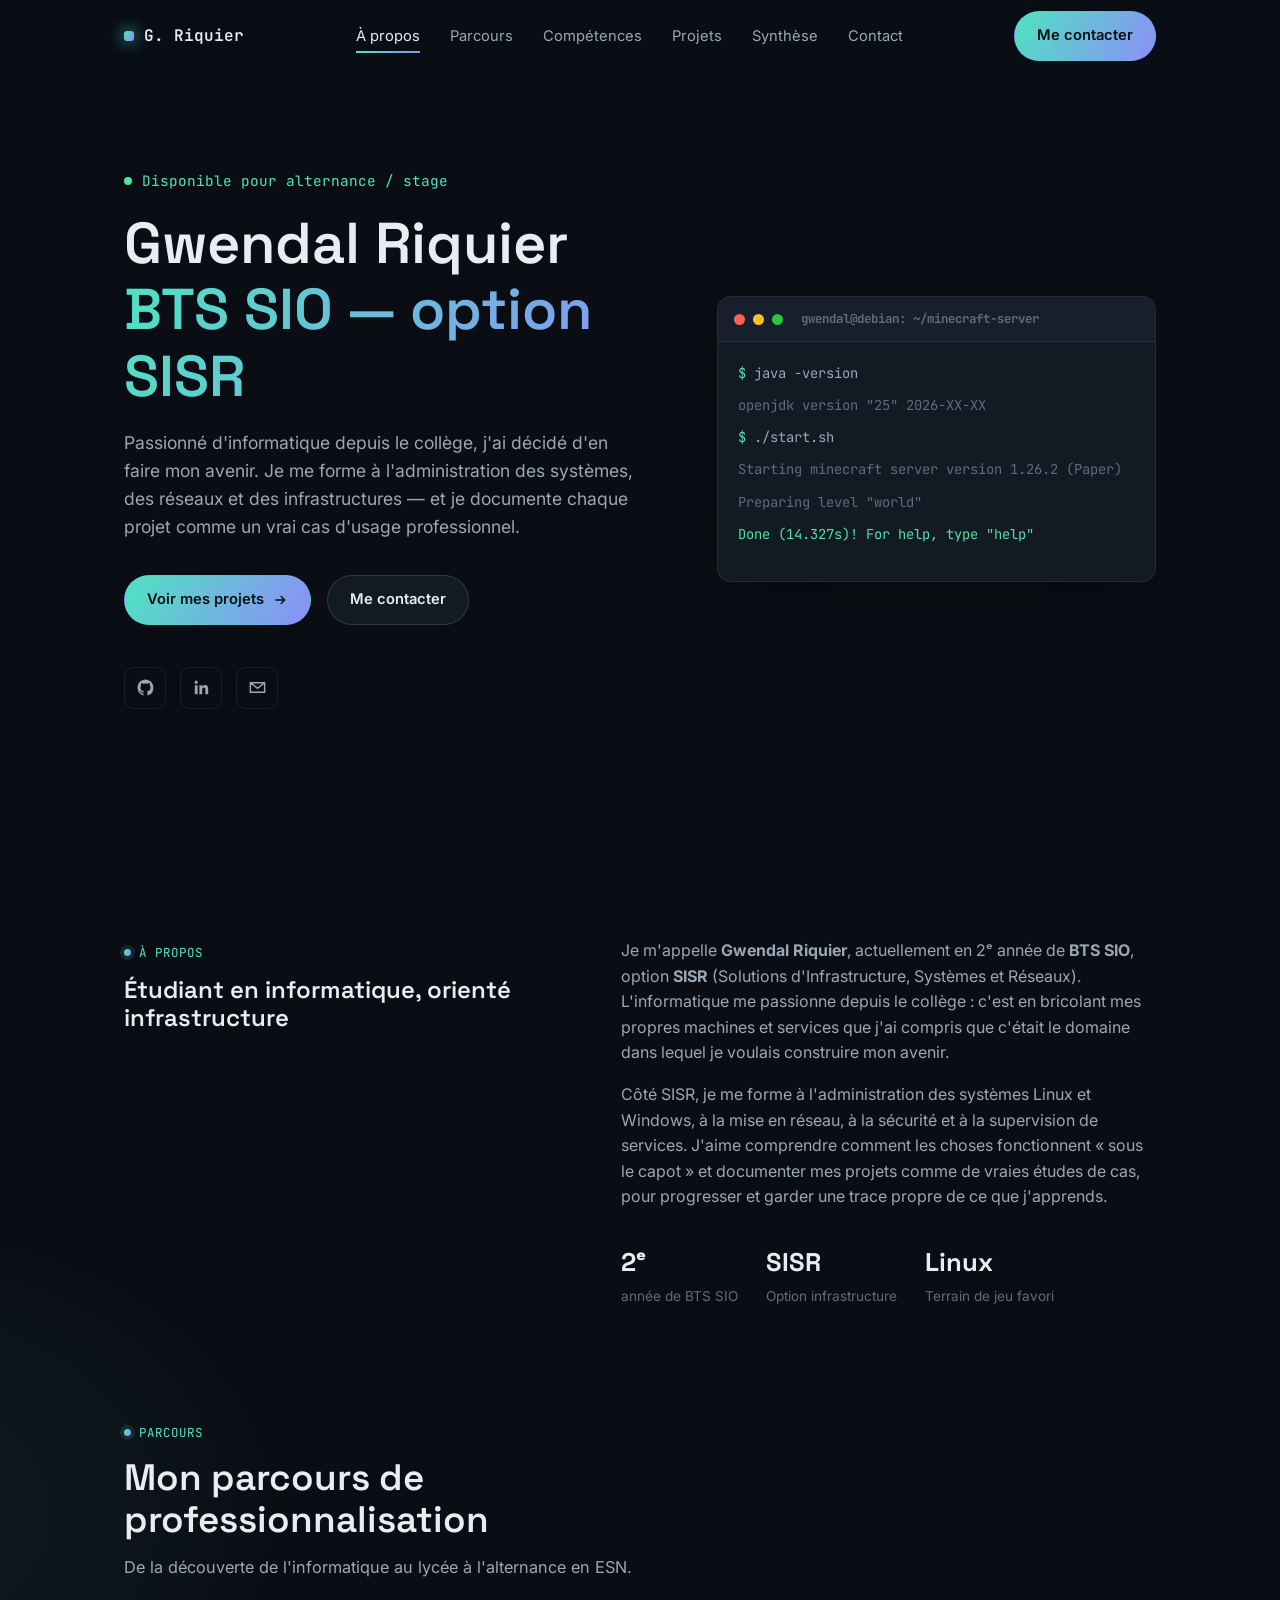
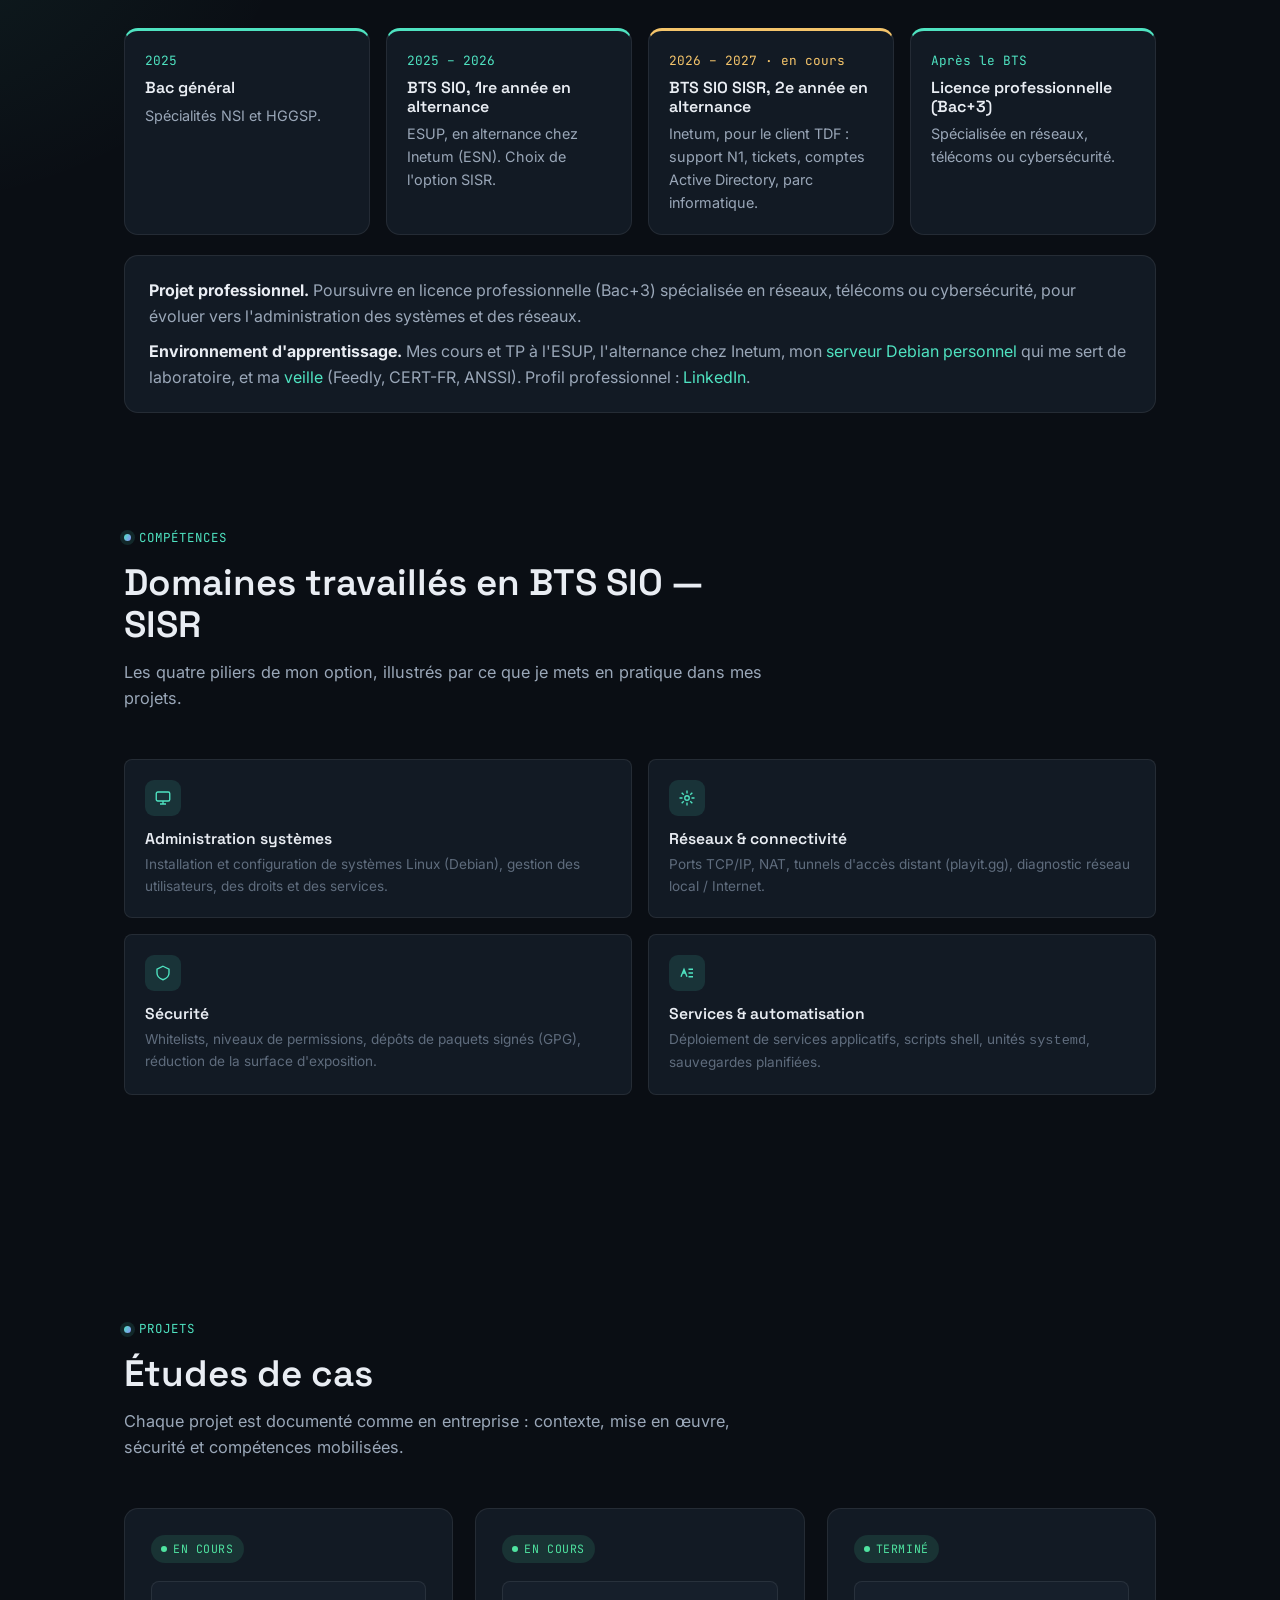
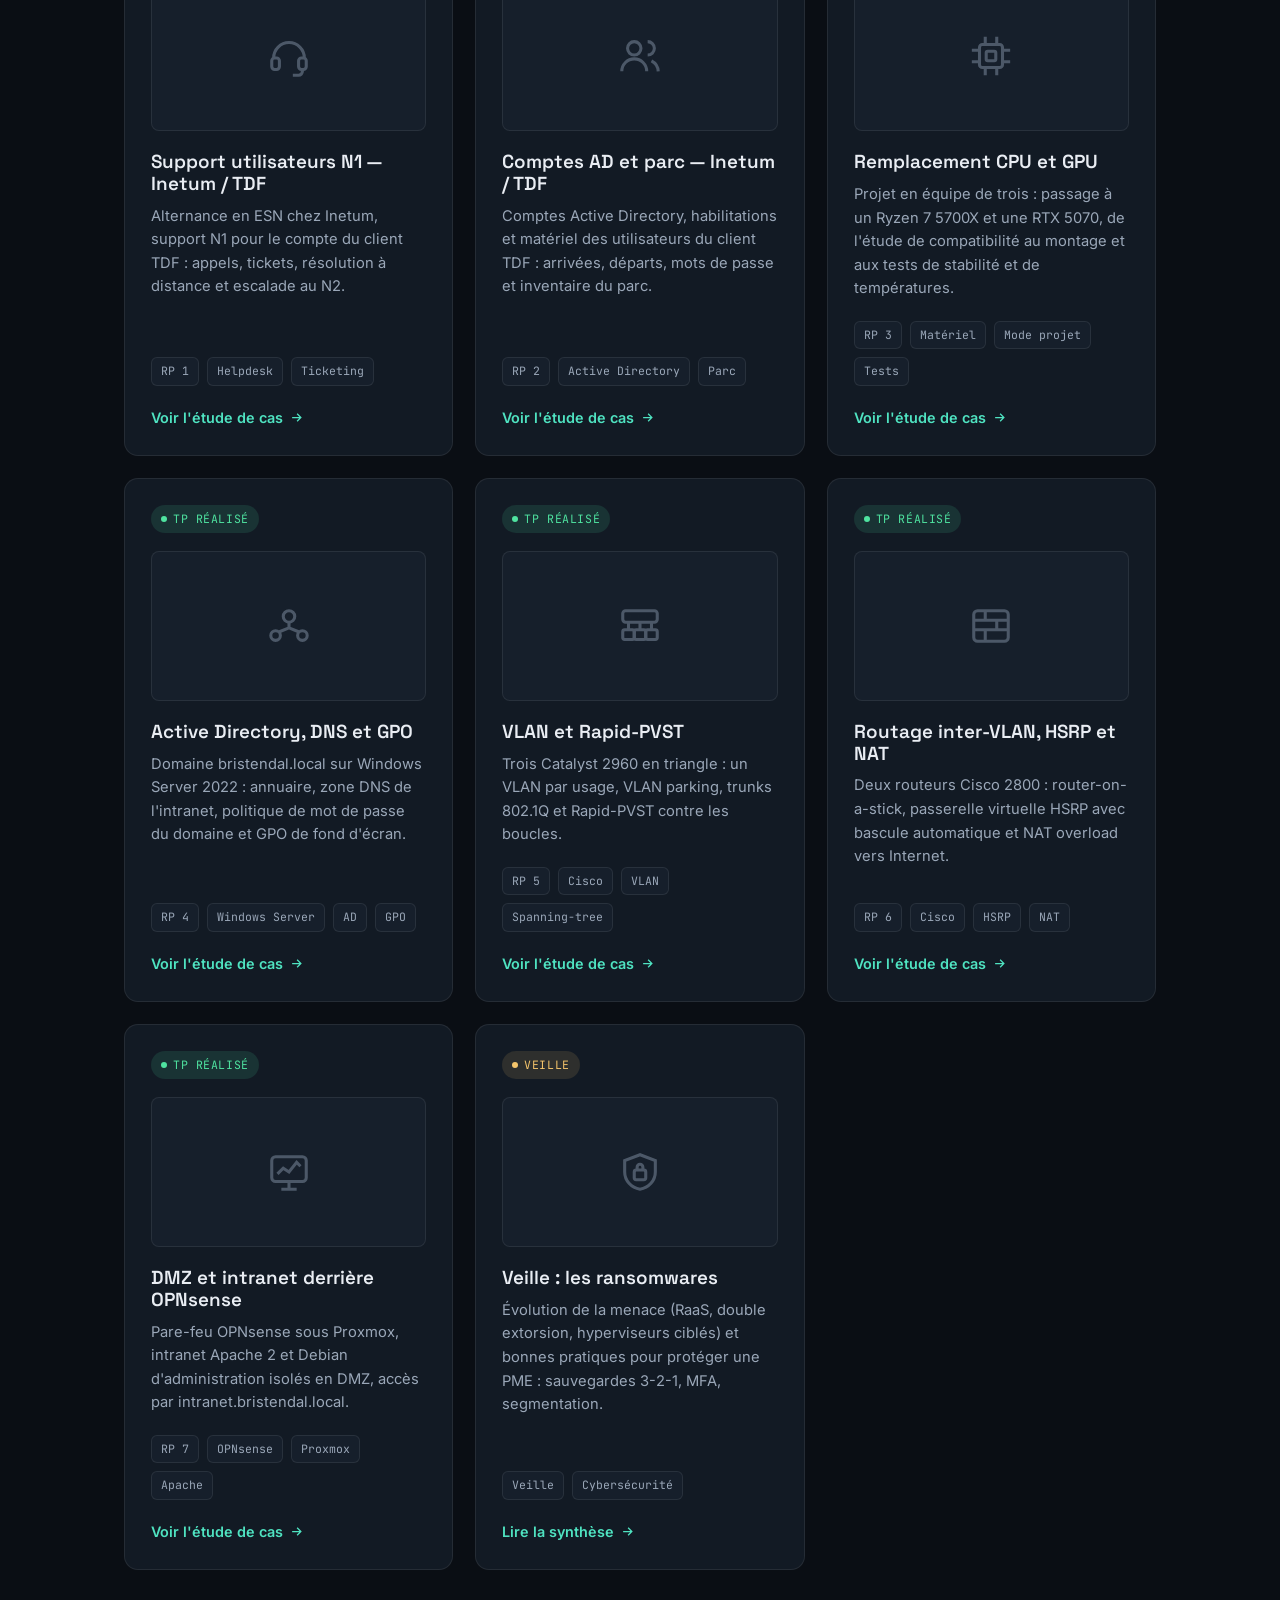
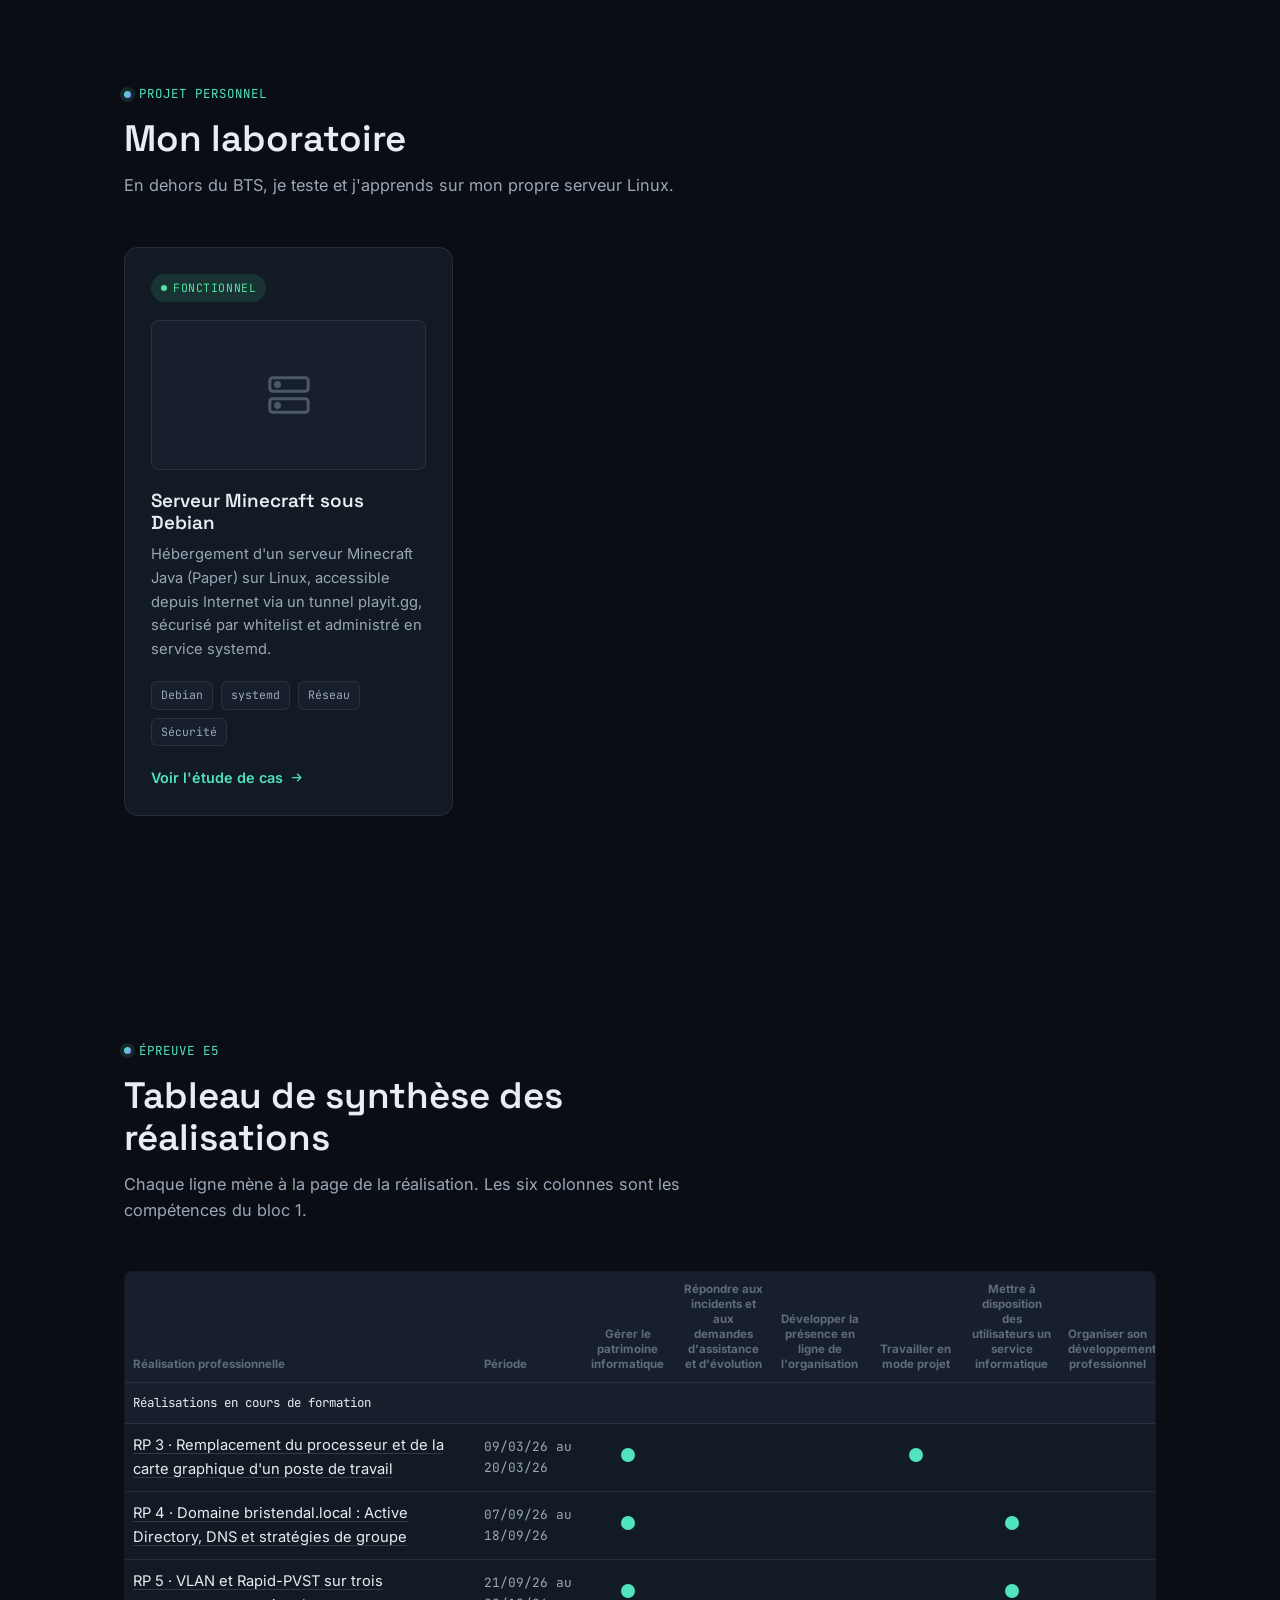
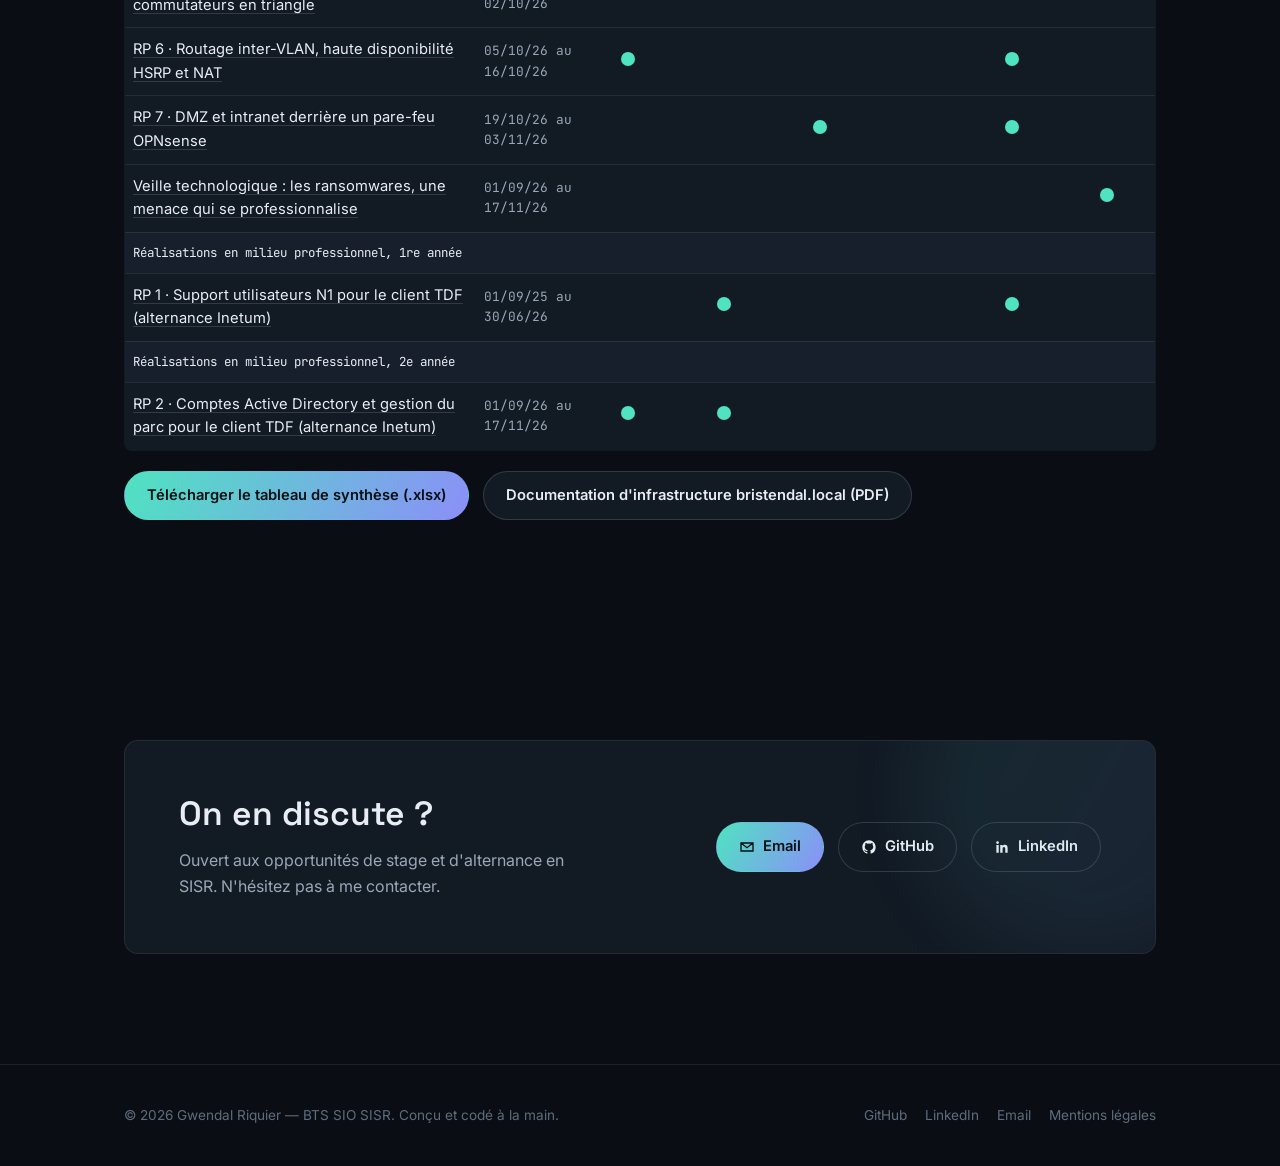
<file: index.html>
<!doctype html>
<html lang="fr">
<head>
<meta charset="UTF-8">
<meta name="viewport" content="width=device-width, initial-scale=1.0">
<title>Gwendal Riquier — Portfolio BTS SIO</title>
<meta name="description" content="Portfolio de Gwendal Riquier, étudiant en BTS SIO option SISR. Projets d'administration systèmes, réseaux et infrastructure.">
<link rel="icon" href="assets/favicon.svg" type="image/svg+xml">
<link rel="preconnect" href="https://fonts.googleapis.com">
<link rel="preconnect" href="https://fonts.gstatic.com" crossorigin>
<link href="https://fonts.googleapis.com/css2?family=Space+Grotesk:wght@500;600;700&family=Inter:wght@400;500;600;700&family=JetBrains+Mono:wght@400;500;600&display=swap" rel="stylesheet">
<link rel="stylesheet" href="css/style.css">
</head>
<body>

<nav class="navbar" id="navbar">
  <div class="container">
    <a href="#top" class="brand"><span class="dot"></span>G. Riquier<small>&nbsp;/ BTS SIO</small></a>
    <ul class="nav-links">
      <li><a href="#about" class="nav-link">À propos</a></li>
      <li><a href="#parcours" class="nav-link">Parcours</a></li>
      <li><a href="#skills" class="nav-link">Compétences</a></li>
      <li><a href="#projects" class="nav-link">Projets</a></li>
      <li><a href="#synthese" class="nav-link">Synthèse</a></li>
      <li><a href="#contact" class="nav-link">Contact</a></li>
    </ul>
    <div class="nav-cta">
      <a href="https://github.com/Ttekka" target="_blank" rel="noopener" class="btn btn-ghost">
        <svg viewBox="0 0 24 24" fill="currentColor"><path d="M12 2C6.48 2 2 6.58 2 12.25c0 4.5 2.87 8.32 6.84 9.67.5.1.68-.22.68-.49 0-.24-.01-1.05-.01-1.9-2.78.62-3.37-1.21-3.37-1.21-.45-1.18-1.11-1.5-1.11-1.5-.9-.63.07-.62.07-.62 1 .07 1.53 1.05 1.53 1.05.89 1.55 2.34 1.1 2.91.84.09-.66.35-1.1.63-1.36-2.22-.26-4.56-1.14-4.56-5.07 0-1.12.39-2.03 1.03-2.75-.1-.26-.45-1.3.1-2.72 0 0 .84-.27 2.75 1.05a9.3 9.3 0 0 1 5 0c1.91-1.32 2.75-1.05 2.75-1.05.55 1.42.2 2.46.1 2.72.64.72 1.03 1.63 1.03 2.75 0 3.94-2.35 4.8-4.58 5.06.36.32.68.94.68 1.9 0 1.37-.01 2.47-.01 2.81 0 .27.18.6.69.49A10.03 10.03 0 0 0 22 12.25C22 6.58 17.52 2 12 2Z"/></svg>
        GitHub
      </a>
      <a href="#contact" class="btn btn-primary">Me contacter</a>
    </div>
    <button class="burger" id="burger" aria-label="Menu">
      <span></span><span></span><span></span>
    </button>
  </div>
</nav>
<div class="mobile-menu" id="mobileMenu">
  <a href="#about" class="nav-link">À propos</a>
  <a href="#parcours" class="nav-link">Parcours</a>
  <a href="#skills" class="nav-link">Compétences</a>
  <a href="#projects" class="nav-link">Projets</a>
  <a href="#synthese" class="nav-link">Synthèse</a>
  <a href="#contact" class="nav-link">Contact</a>
</div>

<main id="top">

  <!-- HERO -->
  <header class="hero">
    <div class="container hero-grid">
      <div>
        <div class="hero-kicker"><span class="pulse"></span> Disponible pour alternance / stage</div>
        <h1>
          <span>Gwendal Riquier</span>
          <span class="text-gradient">BTS SIO — option SISR</span>
        </h1>
        <p class="lead">
          Passionné d'informatique depuis le collège, j'ai décidé d'en faire mon avenir.
          Je me forme à l'administration des systèmes, des réseaux et des infrastructures —
          et je documente chaque projet comme un vrai cas d'usage professionnel.
        </p>
        <div class="hero-actions">
          <a href="#projects" class="btn btn-primary">
            Voir mes projets
            <svg viewBox="0 0 24 24" fill="none" stroke="currentColor" stroke-width="2"><path d="M5 12h14M13 6l6 6-6 6"/></svg>
          </a>
          <a href="#contact" class="btn btn-ghost">Me contacter</a>
        </div>
        <div class="hero-socials">
          <a class="icon-btn" href="https://github.com/Ttekka" target="_blank" rel="noopener" aria-label="GitHub">
            <svg viewBox="0 0 24 24" fill="currentColor"><path d="M12 2C6.48 2 2 6.58 2 12.25c0 4.5 2.87 8.32 6.84 9.67.5.1.68-.22.68-.49 0-.24-.01-1.05-.01-1.9-2.78.62-3.37-1.21-3.37-1.21-.45-1.18-1.11-1.5-1.11-1.5-.9-.63.07-.62.07-.62 1 .07 1.53 1.05 1.53 1.05.89 1.55 2.34 1.1 2.91.84.09-.66.35-1.1.63-1.36-2.22-.26-4.56-1.14-4.56-5.07 0-1.12.39-2.03 1.03-2.75-.1-.26-.45-1.3.1-2.72 0 0 .84-.27 2.75 1.05a9.3 9.3 0 0 1 5 0c1.91-1.32 2.75-1.05 2.75-1.05.55 1.42.2 2.46.1 2.72.64.72 1.03 1.63 1.03 2.75 0 3.94-2.35 4.8-4.58 5.06.36.32.68.94.68 1.9 0 1.37-.01 2.47-.01 2.81 0 .27.18.6.69.49A10.03 10.03 0 0 0 22 12.25C22 6.58 17.52 2 12 2Z"/></svg>
          </a>
          <a class="icon-btn" href="https://www.linkedin.com/in/gwendal-riquier-06201535b/" target="_blank" rel="noopener" aria-label="LinkedIn">
            <svg viewBox="0 0 24 24" fill="currentColor"><path d="M20.45 20.45h-3.56v-5.57c0-1.33-.02-3.03-1.85-3.03-1.85 0-2.14 1.45-2.14 2.94v5.66H9.34V9h3.42v1.56h.05c.48-.9 1.64-1.85 3.38-1.85 3.6 0 4.27 2.37 4.27 5.46v6.28ZM5.34 7.43a2.07 2.07 0 1 1 0-4.14 2.07 2.07 0 0 1 0 4.14ZM7.12 20.45H3.56V9h3.56v11.45Z"/></svg>
          </a>
          <a class="icon-btn" href="mailto:riquiergwendal@gmail.com" aria-label="Email">
            <svg viewBox="0 0 24 24" fill="none" stroke="currentColor" stroke-width="1.8"><path d="M3 6h18v12H3V6Zm0 0 9 7 9-7"/></svg>
          </a>
        </div>
      </div>

      <div class="terminal reveal">
        <div class="terminal-bar"><span></span><span></span><span></span><b>gwendal@debian: ~/minecraft-server</b></div>
        <div class="terminal-body" id="termBody"></div>
      </div>
    </div>
  </header>

  <!-- ABOUT -->
  <section class="section" id="about">
    <div class="container">
      <div class="about-grid">
        <div class="reveal">
          <div class="eyebrow">À propos</div>
          <h2>Étudiant en informatique, orienté infrastructure</h2>
        </div>
        <div class="about-text reveal">
          <p>
            Je m'appelle <b>Gwendal Riquier</b>, actuellement en 2ᵉ année de <b>BTS SIO</b>, option
            <b>SISR</b> (Solutions d'Infrastructure, Systèmes et Réseaux). L'informatique me passionne
            depuis le collège : c'est en bricolant mes propres machines et services que j'ai compris
            que c'était le domaine dans lequel je voulais construire mon avenir.
          </p>
          <p>
            Côté SISR, je me forme à l'administration des systèmes Linux et Windows, à la mise en
            réseau, à la sécurité et à la supervision de services. J'aime comprendre comment les
            choses fonctionnent « sous le capot » et documenter mes projets comme de vraies études
            de cas, pour progresser et garder une trace propre de ce que j'apprends.
          </p>
          <div class="stat-row">
            <div class="stat"><b>2ᵉ</b><span>année de BTS SIO</span></div>
            <div class="stat"><b>SISR</b><span>Option infrastructure</span></div>
            <div class="stat"><b>Linux</b><span>Terrain de jeu favori</span></div>
          </div>
        </div>
      </div>
    </div>
  </section>

  <!-- PARCOURS -->
  <section class="section" id="parcours" style="padding-top:0;">
    <div class="container">
      <div class="section-head reveal">
        <div class="eyebrow">Parcours</div>
        <h2>Mon parcours de professionnalisation</h2>
        <p>De la découverte de l'informatique au lycée à l'alternance en ESN.</p>
      </div>
      <div class="path-grid reveal">
        <div class="path-step">
          <div class="when">2025</div>
          <h4>Bac général</h4>
          <p>Spécialités NSI et HGGSP.</p>
        </div>
        <div class="path-step">
          <div class="when">2025 – 2026</div>
          <h4>BTS SIO, 1re année en alternance</h4>
          <p>ESUP, en alternance chez Inetum (ESN). Choix de l'option SISR.</p>
        </div>
        <div class="path-step now">
          <div class="when">2026 – 2027 · en cours</div>
          <h4>BTS SIO SISR, 2e année en alternance</h4>
          <p>Inetum, pour le client TDF : support N1, tickets, comptes Active Directory, parc informatique.</p>
        </div>
        <div class="path-step">
          <div class="when">Après le BTS</div>
          <h4>Licence professionnelle (Bac+3)</h4>
          <p>Spécialisée en réseaux, télécoms ou cybersécurité.</p>
        </div>
      </div>
      <div class="pro-box reveal">
        <p><b>Projet professionnel.</b> Poursuivre en licence professionnelle (Bac+3) spécialisée en réseaux,
        télécoms ou cybersécurité, pour évoluer vers l'administration des systèmes et des réseaux.</p>
        <p><b>Environnement d'apprentissage.</b> Mes cours et TP à l'ESUP, l'alternance chez Inetum, mon
        <a href="projects/serveur-minecraft.html">serveur Debian personnel</a> qui me sert de laboratoire,
        et ma <a href="projects/veille-ransomwares.html">veille</a> (Feedly, CERT-FR, ANSSI).
        Profil professionnel : <a href="https://www.linkedin.com/in/gwendal-riquier-06201535b/" target="_blank" rel="noopener">LinkedIn</a>.</p>
      </div>
    </div>
  </section>

  <!-- SKILLS -->
  <section class="section" id="skills" style="padding-top:0;">
    <div class="container">
      <div class="section-head reveal">
        <div class="eyebrow">Compétences</div>
        <h2>Domaines travaillés en BTS SIO — SISR</h2>
        <p>Les quatre piliers de mon option, illustrés par ce que je mets en pratique dans mes projets.</p>
      </div>
      <div class="skills-grid">
        <div class="skill-card reveal">
          <div class="icon"><svg viewBox="0 0 24 24" fill="none" stroke="currentColor" stroke-width="1.8"><rect x="3" y="4" width="18" height="12" rx="2"/><path d="M8 20h8M12 16v4"/></svg></div>
          <h4>Administration systèmes</h4>
          <p>Installation et configuration de systèmes Linux (Debian), gestion des utilisateurs, des droits et des services.</p>
        </div>
        <div class="skill-card reveal">
          <div class="icon"><svg viewBox="0 0 24 24" fill="none" stroke="currentColor" stroke-width="1.8"><circle cx="12" cy="12" r="3"/><path d="M12 2v4M12 18v4M4.9 4.9l2.8 2.8M16.3 16.3l2.8 2.8M2 12h4M18 12h4M4.9 19.1l2.8-2.8M16.3 7.7l2.8-2.8"/></svg></div>
          <h4>Réseaux &amp; connectivité</h4>
          <p>Ports TCP/IP, NAT, tunnels d'accès distant (playit.gg), diagnostic réseau local / Internet.</p>
        </div>
        <div class="skill-card reveal">
          <div class="icon"><svg viewBox="0 0 24 24" fill="none" stroke="currentColor" stroke-width="1.8"><path d="M12 3l8 4v5c0 5-3.5 7.5-8 9-4.5-1.5-8-4-8-9V7l8-4Z"/></svg></div>
          <h4>Sécurité</h4>
          <p>Whitelists, niveaux de permissions, dépôts de paquets signés (GPG), réduction de la surface d'exposition.</p>
        </div>
        <div class="skill-card reveal">
          <div class="icon"><svg viewBox="0 0 24 24" fill="none" stroke="currentColor" stroke-width="1.8"><path d="M4 17l4-10 4 10M6.5 12h3M14 7h6M14 12h6M14 17h6"/></svg></div>
          <h4>Services &amp; automatisation</h4>
          <p>Déploiement de services applicatifs, scripts shell, unités <code>systemd</code>, sauvegardes planifiées.</p>
        </div>
      </div>
    </div>
  </section>

  <!-- PROJECTS -->
  <section class="section" id="projects">
    <div class="container">
      <div class="section-head reveal">
        <div class="eyebrow">Projets</div>
        <h2>Études de cas</h2>
        <p>Chaque projet est documenté comme en entreprise : contexte, mise en œuvre, sécurité et compétences mobilisées.</p>
      </div>

      <div class="projects-grid">

        <!-- Project 2 : Support Inetum / TDF -->
        <a href="projects/support-inetum-tdf.html" class="project-card reveal">
          <div class="glow"></div>
          <div class="project-status status-live"><span class="dot"></span> En cours</div>
          <div class="thumb">
            <svg viewBox="0 0 24 24" fill="none" stroke="currentColor" stroke-width="1.6"><path d="M4 13a8 8 0 0 1 16 0"/><rect x="3" y="13" width="4" height="6" rx="1.5"/><rect x="17" y="13" width="4" height="6" rx="1.5"/><path d="M19 19v1a2 2 0 0 1-2 2h-3"/></svg>
          </div>
          <h3>Support utilisateurs N1 — Inetum / TDF</h3>
          <p class="desc">
            Alternance en ESN chez Inetum, support N1 pour le compte du client TDF : appels, tickets,
            résolution à distance et escalade au N2.
          </p>
          <div class="tag-row">
            <span class="tag">RP 1</span>
            <span class="tag">Helpdesk</span>
            <span class="tag">Ticketing</span>
          </div>
          <span class="card-link">Voir l'étude de cas
            <svg viewBox="0 0 24 24" fill="none" stroke="currentColor" stroke-width="2"><path d="M5 12h14M13 6l6 6-6 6"/></svg>
          </span>
        </a>

        <!-- Project 2b : Comptes AD et parc -->
        <a href="projects/comptes-ad-parc-tdf.html" class="project-card reveal">
          <div class="glow"></div>
          <div class="project-status status-live"><span class="dot"></span> En cours</div>
          <div class="thumb">
            <svg viewBox="0 0 24 24" fill="none" stroke="currentColor" stroke-width="1.6"><circle cx="9" cy="8" r="3.5"/><path d="M2.5 20a6.5 6.5 0 0 1 13 0"/><path d="M16 4.5a3.5 3.5 0 0 1 0 7M18 14.5a6.5 6.5 0 0 1 3.5 5.5"/></svg>
          </div>
          <h3>Comptes AD et parc — Inetum / TDF</h3>
          <p class="desc">
            Comptes Active Directory, habilitations et matériel des utilisateurs du client TDF :
            arrivées, départs, mots de passe et inventaire du parc.
          </p>
          <div class="tag-row">
            <span class="tag">RP 2</span>
            <span class="tag">Active Directory</span>
            <span class="tag">Parc</span>
          </div>
          <span class="card-link">Voir l'étude de cas
            <svg viewBox="0 0 24 24" fill="none" stroke="currentColor" stroke-width="2"><path d="M5 12h14M13 6l6 6-6 6"/></svg>
          </span>
        </a>

        <!-- Project 3 : CPU / GPU -->
        <a href="projects/changement-cpu-gpu.html" class="project-card reveal">
          <div class="glow"></div>
          <div class="project-status status-live"><span class="dot"></span> Terminé</div>
          <div class="thumb">
            <svg viewBox="0 0 24 24" fill="none" stroke="currentColor" stroke-width="1.6"><rect x="6" y="6" width="12" height="12" rx="1.5"/><rect x="9.5" y="9.5" width="5" height="5" rx="0.8"/><path d="M9 2v4M15 2v4M9 18v4M15 18v4M2 9h4M2 15h4M18 9h4M18 15h4"/></svg>
          </div>
          <h3>Remplacement CPU et GPU</h3>
          <p class="desc">
            Projet en équipe de trois : passage à un Ryzen 7 5700X et une RTX 5070, de l'étude de
            compatibilité au montage et aux tests de stabilité et de températures.
          </p>
          <div class="tag-row">
            <span class="tag">RP 3</span>
            <span class="tag">Matériel</span>
            <span class="tag">Mode projet</span>
            <span class="tag">Tests</span>
          </div>
          <span class="card-link">Voir l'étude de cas
            <svg viewBox="0 0 24 24" fill="none" stroke="currentColor" stroke-width="2"><path d="M5 12h14M13 6l6 6-6 6"/></svg>
          </span>
        </a>

        <!-- TP : Active Directory -->
        <a href="projects/tp-active-directory.html" class="project-card reveal">
          <div class="glow"></div>
          <div class="project-status status-live"><span class="dot"></span> TP réalisé</div>
          <div class="thumb">
            <svg viewBox="0 0 24 24" fill="none" stroke="currentColor" stroke-width="1.6"><circle cx="12" cy="7" r="3"/><circle cx="5" cy="17" r="2.5"/><circle cx="19" cy="17" r="2.5"/><path d="M12 10v3M12 13l-5 2M12 13l5 2"/></svg>
          </div>
          <h3>Active Directory, DNS et GPO</h3>
          <p class="desc">
            Domaine bristendal.local sur Windows Server 2022 : annuaire, zone DNS de l'intranet,
            politique de mot de passe du domaine et GPO de fond d'écran.
          </p>
          <div class="tag-row">
            <span class="tag">RP 4</span>
            <span class="tag">Windows Server</span>
            <span class="tag">AD</span>
            <span class="tag">GPO</span>
          </div>
          <span class="card-link">Voir l'étude de cas
            <svg viewBox="0 0 24 24" fill="none" stroke="currentColor" stroke-width="2"><path d="M5 12h14M13 6l6 6-6 6"/></svg>
          </span>
        </a>

        <!-- TP : VLAN -->
        <a href="projects/tp-vlan.html" class="project-card reveal">
          <div class="glow"></div>
          <div class="project-status status-live"><span class="dot"></span> TP réalisé</div>
          <div class="thumb">
            <svg viewBox="0 0 24 24" fill="none" stroke="currentColor" stroke-width="1.6"><rect x="3" y="4" width="18" height="6" rx="1.5"/><path d="M7 7h.01M11 7h.01M15 7h.01M6 10v4M12 10v4M18 10v4"/><rect x="3" y="14" width="6" height="5" rx="1"/><rect x="9" y="14" width="6" height="5" rx="1"/><rect x="15" y="14" width="6" height="5" rx="1"/></svg>
          </div>
          <h3>VLAN et Rapid-PVST</h3>
          <p class="desc">
            Trois Catalyst 2960 en triangle : un VLAN par usage, VLAN parking, trunks 802.1Q et
            Rapid-PVST contre les boucles.
          </p>
          <div class="tag-row">
            <span class="tag">RP 5</span>
            <span class="tag">Cisco</span>
            <span class="tag">VLAN</span>
            <span class="tag">Spanning-tree</span>
          </div>
          <span class="card-link">Voir l'étude de cas
            <svg viewBox="0 0 24 24" fill="none" stroke="currentColor" stroke-width="2"><path d="M5 12h14M13 6l6 6-6 6"/></svg>
          </span>
        </a>

        <!-- TP : HSRP / NAT -->
        <a href="projects/tp-hsrp-nat.html" class="project-card reveal">
          <div class="glow"></div>
          <div class="project-status status-live"><span class="dot"></span> TP réalisé</div>
          <div class="thumb">
            <svg viewBox="0 0 24 24" fill="none" stroke="currentColor" stroke-width="1.6"><rect x="3" y="4" width="18" height="16" rx="2"/><path d="M3 9h18M3 14h18M9 4v5M15 9v5M9 14v6"/></svg>
          </div>
          <h3>Routage inter-VLAN, HSRP et NAT</h3>
          <p class="desc">
            Deux routeurs Cisco 2800 : router-on-a-stick, passerelle virtuelle HSRP avec bascule
            automatique et NAT overload vers Internet.
          </p>
          <div class="tag-row">
            <span class="tag">RP 6</span>
            <span class="tag">Cisco</span>
            <span class="tag">HSRP</span>
            <span class="tag">NAT</span>
          </div>
          <span class="card-link">Voir l'étude de cas
            <svg viewBox="0 0 24 24" fill="none" stroke="currentColor" stroke-width="2"><path d="M5 12h14M13 6l6 6-6 6"/></svg>
          </span>
        </a>

        <!-- TP : DMZ OPNsense -->
        <a href="projects/tp-dmz-opnsense.html" class="project-card reveal">
          <div class="glow"></div>
          <div class="project-status status-live"><span class="dot"></span> TP réalisé</div>
          <div class="thumb">
            <svg viewBox="0 0 24 24" fill="none" stroke="currentColor" stroke-width="1.6"><rect x="3" y="4" width="18" height="13" rx="2"/><path d="M6 13l3-3 3 2 4-5 2 2M8 21h8M12 17v4"/></svg>
          </div>
          <h3>DMZ et intranet derrière OPNsense</h3>
          <p class="desc">
            Pare-feu OPNsense sous Proxmox, intranet Apache 2 et Debian d'administration isolés en
            DMZ, accès par intranet.bristendal.local.
          </p>
          <div class="tag-row">
            <span class="tag">RP 7</span>
            <span class="tag">OPNsense</span>
            <span class="tag">Proxmox</span>
            <span class="tag">Apache</span>
          </div>
          <span class="card-link">Voir l'étude de cas
            <svg viewBox="0 0 24 24" fill="none" stroke="currentColor" stroke-width="2"><path d="M5 12h14M13 6l6 6-6 6"/></svg>
          </span>
        </a>

        <!-- Veille technologique -->
        <a href="projects/veille-ransomwares.html" class="project-card reveal">
          <div class="glow"></div>
          <div class="project-status status-soon"><span class="dot"></span> Veille</div>
          <div class="thumb">
            <svg viewBox="0 0 24 24" fill="none" stroke="currentColor" stroke-width="1.6"><path d="M12 3 4 6v6c0 4.5 3.4 8.2 8 9 4.6-.8 8-4.5 8-9V6l-8-3Z"/><rect x="9" y="11" width="6" height="5" rx="1"/><path d="M10.5 11V9.5a1.5 1.5 0 0 1 3 0V11"/></svg>
          </div>
          <h3>Veille : les ransomwares</h3>
          <p class="desc">
            Évolution de la menace (RaaS, double extorsion, hyperviseurs ciblés) et bonnes pratiques
            pour protéger une PME : sauvegardes 3-2-1, MFA, segmentation.
          </p>
          <div class="tag-row">
            <span class="tag">Veille</span>
            <span class="tag">Cybersécurité</span>
          </div>
          <span class="card-link">Lire la synthèse
            <svg viewBox="0 0 24 24" fill="none" stroke="currentColor" stroke-width="2"><path d="M5 12h14M13 6l6 6-6 6"/></svg>
          </span>
        </a>

      </div>
    </div>
  </section>

  <!-- PROJET PERSONNEL -->
  <section class="section" id="perso" style="padding-top:0;">
    <div class="container">
      <div class="section-head reveal">
        <div class="eyebrow">Projet personnel</div>
        <h2>Mon laboratoire</h2>
        <p>En dehors du BTS, je teste et j'apprends sur mon propre serveur Linux.</p>
      </div>
      <div class="projects-grid">
        <!-- Project 1 : Minecraft server -->
        <a href="projects/serveur-minecraft.html" class="project-card reveal">
          <div class="glow"></div>
          <div class="project-status status-live"><span class="dot"></span> Fonctionnel</div>
          <div class="thumb">
            <svg viewBox="0 0 24 24" fill="none" stroke="currentColor" stroke-width="1.6"><rect x="2" y="3" width="20" height="7" rx="1.5"/><rect x="2" y="14" width="20" height="7" rx="1.5"/><circle cx="6" cy="6.5" r="1" fill="currentColor"/><circle cx="6" cy="17.5" r="1" fill="currentColor"/></svg>
          </div>
          <h3>Serveur Minecraft sous Debian</h3>
          <p class="desc">
            Hébergement d'un serveur Minecraft Java (Paper) sur Linux, accessible depuis Internet via
            un tunnel playit.gg, sécurisé par whitelist et administré en service systemd.
          </p>
          <div class="tag-row">
            <span class="tag">Debian</span>
            <span class="tag">systemd</span>
            <span class="tag">Réseau</span>
            <span class="tag">Sécurité</span>
          </div>
          <span class="card-link">Voir l'étude de cas
            <svg viewBox="0 0 24 24" fill="none" stroke="currentColor" stroke-width="2"><path d="M5 12h14M13 6l6 6-6 6"/></svg>
          </span>
        </a>
      </div>
    </div>
  </section>

  <!-- SYNTHESE E5 -->
  <section class="section" id="synthese">
    <div class="container">
      <div class="section-head reveal">
        <div class="eyebrow">Épreuve E5</div>
        <h2>Tableau de synthèse des réalisations</h2>
        <p>Chaque ligne mène à la page de la réalisation. Les six colonnes sont les compétences du bloc 1.</p>
      </div>
      <div class="table-wrap reveal">
        <table class="k synth-e5">
          <thead><tr><th>Réalisation professionnelle</th><th>Période</th><th class="c">Gérer le patrimoine informatique</th><th class="c">Répondre aux incidents et aux demandes d'assistance et d'évolution</th><th class="c">Développer la présence en ligne de l'organisation</th><th class="c">Travailler en mode projet</th><th class="c">Mettre à disposition des utilisateurs un service informatique</th><th class="c">Organiser son développement professionnel</th></tr></thead>
          <tbody>
          <tr class="grp"><td colspan="8">Réalisations en cours de formation</td></tr>
          <tr><td><a href="projects/changement-cpu-gpu.html">RP 3 · Remplacement du processeur et de la carte graphique d'un poste de travail</a></td><td class="per">09/03/26 au 20/03/26</td><td class="c"><span class="x" aria-label="compétence mobilisée"></span></td><td class="c"></td><td class="c"></td><td class="c"><span class="x" aria-label="compétence mobilisée"></span></td><td class="c"></td><td class="c"></td></tr>
          <tr><td><a href="projects/tp-active-directory.html">RP 4 · Domaine bristendal.local : Active Directory, DNS et stratégies de groupe</a></td><td class="per">07/09/26 au 18/09/26</td><td class="c"><span class="x" aria-label="compétence mobilisée"></span></td><td class="c"></td><td class="c"></td><td class="c"></td><td class="c"><span class="x" aria-label="compétence mobilisée"></span></td><td class="c"></td></tr>
          <tr><td><a href="projects/tp-vlan.html">RP 5 · VLAN et Rapid-PVST sur trois commutateurs en triangle</a></td><td class="per">21/09/26 au 02/10/26</td><td class="c"><span class="x" aria-label="compétence mobilisée"></span></td><td class="c"></td><td class="c"></td><td class="c"></td><td class="c"><span class="x" aria-label="compétence mobilisée"></span></td><td class="c"></td></tr>
          <tr><td><a href="projects/tp-hsrp-nat.html">RP 6 · Routage inter-VLAN, haute disponibilité HSRP et NAT</a></td><td class="per">05/10/26 au 16/10/26</td><td class="c"><span class="x" aria-label="compétence mobilisée"></span></td><td class="c"></td><td class="c"></td><td class="c"></td><td class="c"><span class="x" aria-label="compétence mobilisée"></span></td><td class="c"></td></tr>
          <tr><td><a href="projects/tp-dmz-opnsense.html">RP 7 · DMZ et intranet derrière un pare-feu OPNsense</a></td><td class="per">19/10/26 au 03/11/26</td><td class="c"></td><td class="c"></td><td class="c"><span class="x" aria-label="compétence mobilisée"></span></td><td class="c"></td><td class="c"><span class="x" aria-label="compétence mobilisée"></span></td><td class="c"></td></tr>
          <tr><td><a href="projects/veille-ransomwares.html">Veille technologique : les ransomwares, une menace qui se professionnalise</a></td><td class="per">01/09/26 au 17/11/26</td><td class="c"></td><td class="c"></td><td class="c"></td><td class="c"></td><td class="c"></td><td class="c"><span class="x" aria-label="compétence mobilisée"></span></td></tr>
          <tr class="grp"><td colspan="8">Réalisations en milieu professionnel, 1re année</td></tr>
          <tr><td><a href="projects/support-inetum-tdf.html">RP 1 · Support utilisateurs N1 pour le client TDF (alternance Inetum)</a></td><td class="per">01/09/25 au 30/06/26</td><td class="c"></td><td class="c"><span class="x" aria-label="compétence mobilisée"></span></td><td class="c"></td><td class="c"></td><td class="c"><span class="x" aria-label="compétence mobilisée"></span></td><td class="c"></td></tr>
          <tr class="grp"><td colspan="8">Réalisations en milieu professionnel, 2e année</td></tr>
          <tr><td><a href="projects/comptes-ad-parc-tdf.html">RP 2 · Comptes Active Directory et gestion du parc pour le client TDF (alternance Inetum)</a></td><td class="per">01/09/26 au 17/11/26</td><td class="c"><span class="x" aria-label="compétence mobilisée"></span></td><td class="c"><span class="x" aria-label="compétence mobilisée"></span></td><td class="c"></td><td class="c"></td><td class="c"></td><td class="c"></td></tr>
          </tbody>
        </table>
      </div>
      <div class="synth-actions reveal">
        <a href="docs/tableau-synthese-E5-Gwendal-Riquier.xlsx" class="btn btn-primary" download>Télécharger le tableau de synthèse (.xlsx)</a>
        <a href="docs/documentation-infrastructure-bristendal.pdf" class="btn btn-ghost" target="_blank" rel="noopener">Documentation d'infrastructure bristendal.local (PDF)</a>
      </div>
    </div>
  </section>

  <!-- CONTACT -->
  <section class="section" id="contact">
    <div class="container">
      <div class="contact-box reveal">
        <div>
          <h2>On en discute ?</h2>
          <p>Ouvert aux opportunités de stage et d'alternance en SISR. N'hésitez pas à me contacter.</p>
        </div>
        <div class="contact-links">
          <a href="mailto:riquiergwendal@gmail.com" class="btn btn-primary">
            <svg viewBox="0 0 24 24" fill="none" stroke="currentColor" stroke-width="2"><path d="M3 6h18v12H3V6Zm0 0 9 7 9-7"/></svg>
            Email
          </a>
          <a href="https://github.com/Ttekka" target="_blank" rel="noopener" class="btn btn-ghost">
            <svg viewBox="0 0 24 24" fill="currentColor"><path d="M12 2C6.48 2 2 6.58 2 12.25c0 4.5 2.87 8.32 6.84 9.67.5.1.68-.22.68-.49 0-.24-.01-1.05-.01-1.9-2.78.62-3.37-1.21-3.37-1.21-.45-1.18-1.11-1.5-1.11-1.5-.9-.63.07-.62.07-.62 1 .07 1.53 1.05 1.53 1.05.89 1.55 2.34 1.1 2.91.84.09-.66.35-1.1.63-1.36-2.22-.26-4.56-1.14-4.56-5.07 0-1.12.39-2.03 1.03-2.75-.1-.26-.45-1.3.1-2.72 0 0 .84-.27 2.75 1.05a9.3 9.3 0 0 1 5 0c1.91-1.32 2.75-1.05 2.75-1.05.55 1.42.2 2.46.1 2.72.64.72 1.03 1.63 1.03 2.75 0 3.94-2.35 4.8-4.58 5.06.36.32.68.94.68 1.9 0 1.37-.01 2.47-.01 2.81 0 .27.18.6.69.49A10.03 10.03 0 0 0 22 12.25C22 6.58 17.52 2 12 2Z"/></svg>
            GitHub
          </a>
          <a href="https://www.linkedin.com/in/gwendal-riquier-06201535b/" target="_blank" rel="noopener" class="btn btn-ghost">
            <svg viewBox="0 0 24 24" fill="currentColor"><path d="M20.45 20.45h-3.56v-5.57c0-1.33-.02-3.03-1.85-3.03-1.85 0-2.14 1.45-2.14 2.94v5.66H9.34V9h3.42v1.56h.05c.48-.9 1.64-1.85 3.38-1.85 3.6 0 4.27 2.37 4.27 5.46v6.28ZM5.34 7.43a2.07 2.07 0 1 1 0-4.14 2.07 2.07 0 0 1 0 4.14ZM7.12 20.45H3.56V9h3.56v11.45Z"/></svg>
            LinkedIn
          </a>
        </div>
      </div>
    </div>
  </section>

</main>

<footer>
  <div class="container">
    <p>&copy; <span id="year"></span> Gwendal Riquier — BTS SIO SISR. Conçu et codé à la main.</p>
    <div class="foot-links">
      <a href="https://github.com/Ttekka" target="_blank" rel="noopener">GitHub</a>
      <a href="https://www.linkedin.com/in/gwendal-riquier-06201535b/" target="_blank" rel="noopener">LinkedIn</a>
      <a href="mailto:riquiergwendal@gmail.com">Email</a>
      <a href="mentions-legales.html">Mentions légales</a>
    </div>
  </div>
</footer>

<script src="js/main.js"></script>
</body>
</html>
</file>
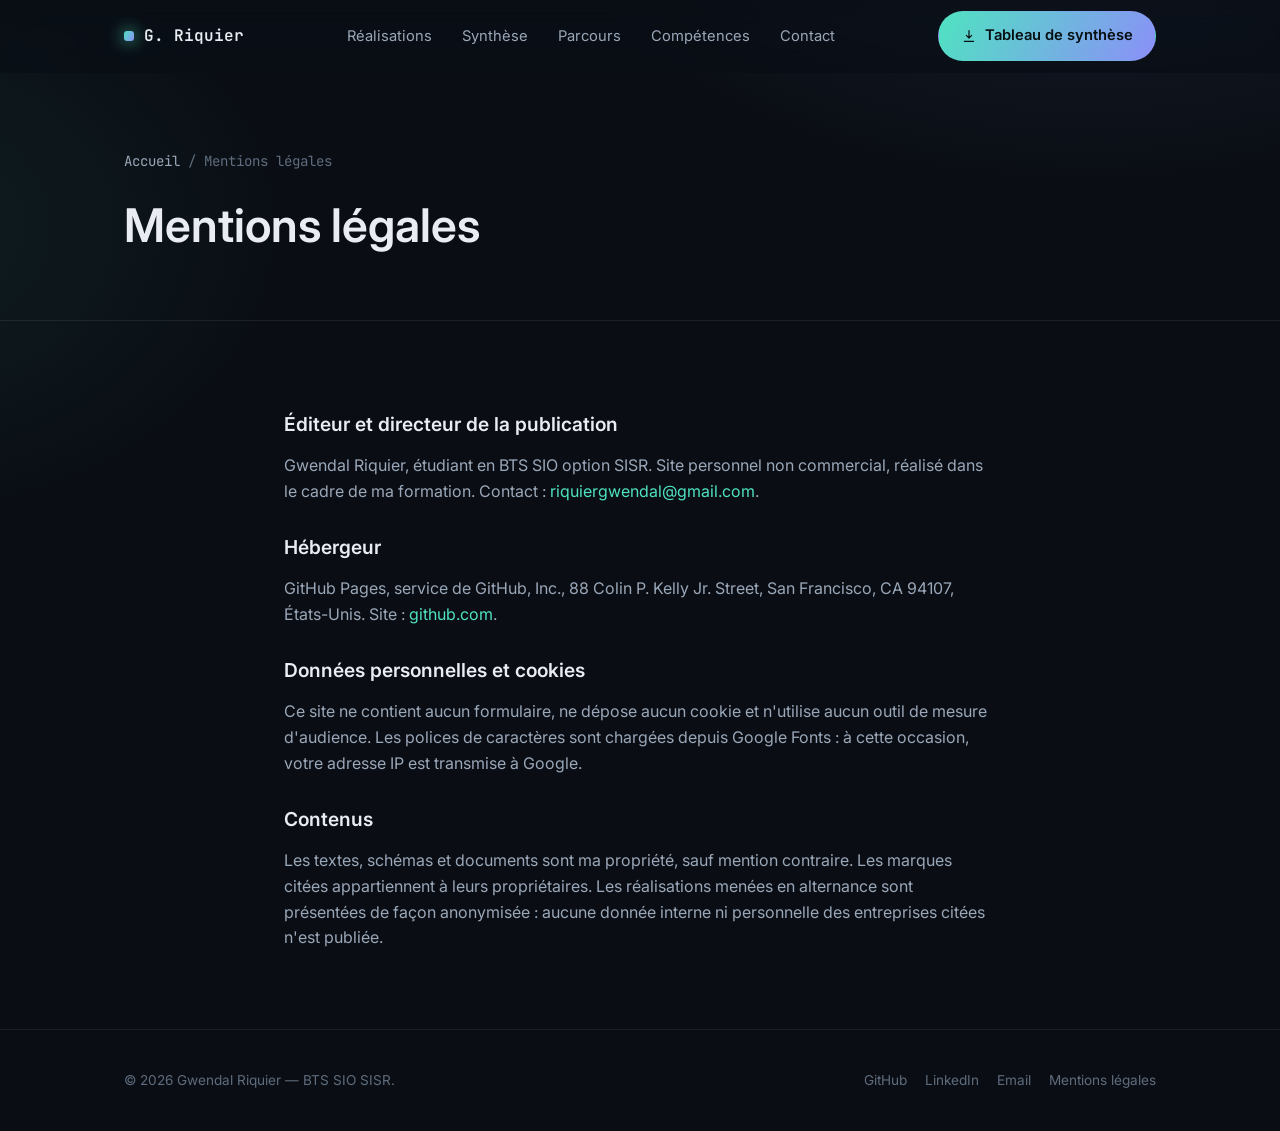
<file: mentions-legales.html>
<!doctype html>
<html lang="fr">
<head>
<meta charset="UTF-8">
<meta name="viewport" content="width=device-width, initial-scale=1.0">
<title>Mentions légales — Gwendal Riquier</title>
<meta name="theme-color" content="#ffffff">
<meta name="description" content="Mentions légales du portfolio de Gwendal Riquier.">
<link rel="icon" href="assets/favicon.svg" type="image/svg+xml">
<link rel="preconnect" href="https://fonts.googleapis.com">
<link rel="preconnect" href="https://fonts.gstatic.com" crossorigin>
<link href="https://fonts.googleapis.com/css2?family=Inter:wght@400;500;600;650;700&family=JetBrains+Mono:wght@400;500&display=swap" rel="stylesheet">
<link rel="stylesheet" href="css/style.css">
</head>
<body>

<nav class="navbar scrolled" id="navbar">
  <div class="container">
    <a href="index.html" class="brand"><span class="dot"></span>G. Riquier<small>&nbsp;/ BTS SIO</small></a>
    <ul class="nav-links">
      <li><a href="index.html#projects">Réalisations</a></li>
      <li><a href="index.html#synthese">Synthèse</a></li>
      <li><a href="index.html#parcours">Parcours</a></li>
      <li><a href="index.html#skills">Compétences</a></li>
      <li><a href="index.html#contact">Contact</a></li>
    </ul>
    <div class="nav-cta">
      <a href="docs/tableau-synthese-E5-Gwendal-Riquier.xlsx" class="btn btn-primary" download><svg viewBox="0 0 24 24" fill="none" stroke="currentColor" stroke-width="1.8" stroke-linecap="round" stroke-linejoin="round" aria-hidden="true"><path d="M12 4v11m0 0-4-4m4 4 4-4M5 20h14"/></svg> Tableau de synthèse</a>
    </div>
    <button class="burger" id="burger" aria-label="Ouvrir le menu" aria-expanded="false" aria-controls="mobileMenu"><span></span><span></span><span></span></button>
  </div>
</nav>
<div class="mobile-menu" id="mobileMenu">
  <a href="index.html#projects">Réalisations</a>
  <a href="index.html#synthese">Synthèse</a>
  <a href="index.html#parcours">Parcours</a>
  <a href="index.html#skills">Compétences</a>
  <a href="index.html#contact">Contact</a>
</div>

<header class="case-hero">
  <div class="container">
    <div class="breadcrumb"><a href="index.html">Accueil</a> <span>/</span> <span>Mentions légales</span></div>
    <h1>Mentions légales</h1>
  </div>
</header>

<section class="case-section">
  <div class="container legal">
    <h2>Éditeur et directeur de la publication</h2>
    <p>Gwendal Riquier, étudiant en BTS SIO option SISR. Site personnel non commercial, réalisé dans le cadre de ma formation.
    Contact : <a href="mailto:riquiergwendal@gmail.com">riquiergwendal@gmail.com</a>.</p>

    <h2>Hébergeur</h2>
    <p>GitHub Pages, service de GitHub, Inc., 88 Colin P. Kelly Jr. Street, San Francisco, CA 94107, États-Unis.
    Site : <a href="https://github.com" target="_blank" rel="noopener">github.com</a>.</p>

    <h2>Données personnelles et cookies</h2>
    <p>Ce site ne contient aucun formulaire, ne dépose aucun cookie et n'utilise aucun outil de mesure d'audience.
    Les polices de caractères sont chargées depuis Google Fonts : à cette occasion, votre adresse IP est transmise à Google.</p>

    <h2>Contenus</h2>
    <p>Les textes, schémas et documents sont ma propriété, sauf mention contraire. Les marques citées appartiennent à leurs propriétaires.
    Les réalisations menées en alternance sont présentées de façon anonymisée : aucune donnée interne ni personnelle des entreprises citées n'est publiée.</p>
  </div>
</section>

<footer>
  <div class="container">
    <p>&copy; <span id="year"></span> Gwendal Riquier — BTS SIO SISR.</p>
    <div class="foot-links">
      <a href="https://github.com/Ttekka" target="_blank" rel="noopener">GitHub</a>
      <a href="https://www.linkedin.com/in/gwendal-riquier-06201535b/" target="_blank" rel="noopener">LinkedIn</a>
      <a href="mailto:riquiergwendal@gmail.com">Email</a>
      <a href="mentions-legales.html">Mentions légales</a>
    </div>
  </div>
</footer>

<script src="js/main.js"></script>
</body>
</html>
</file>
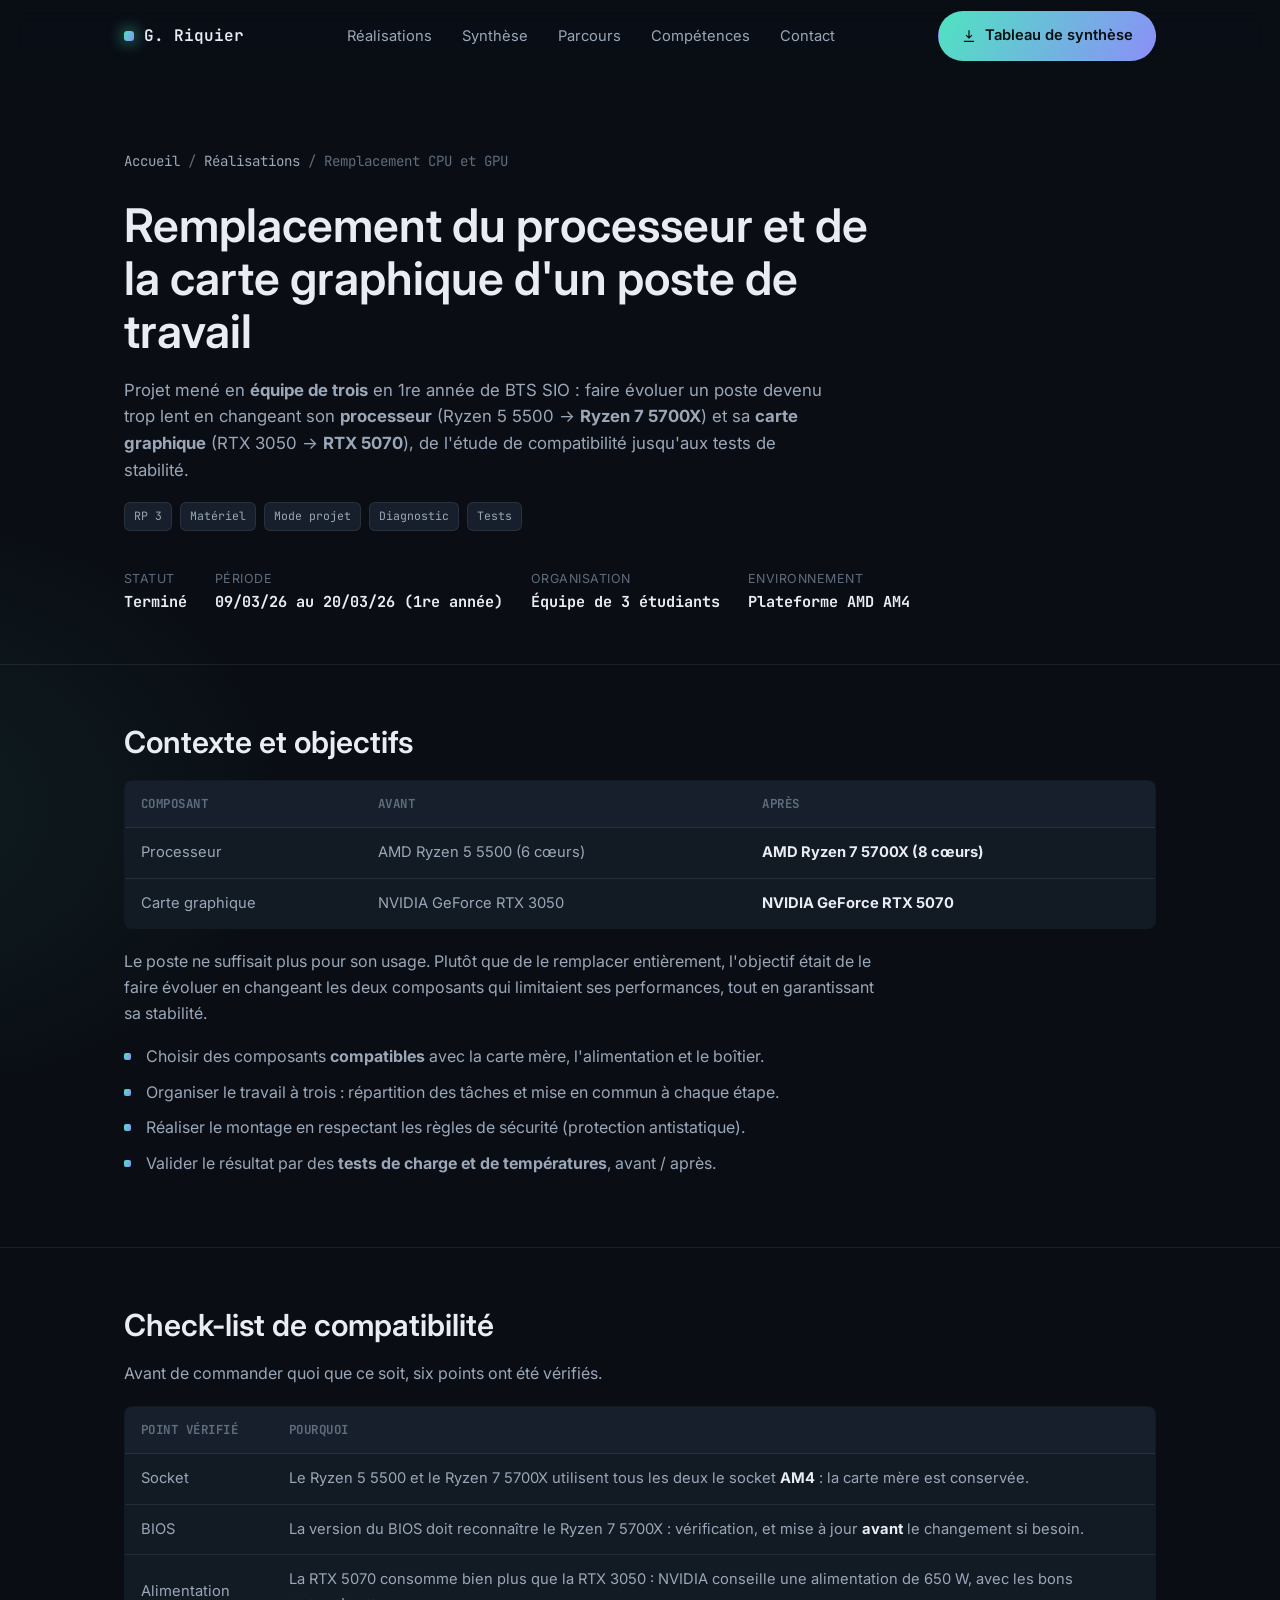
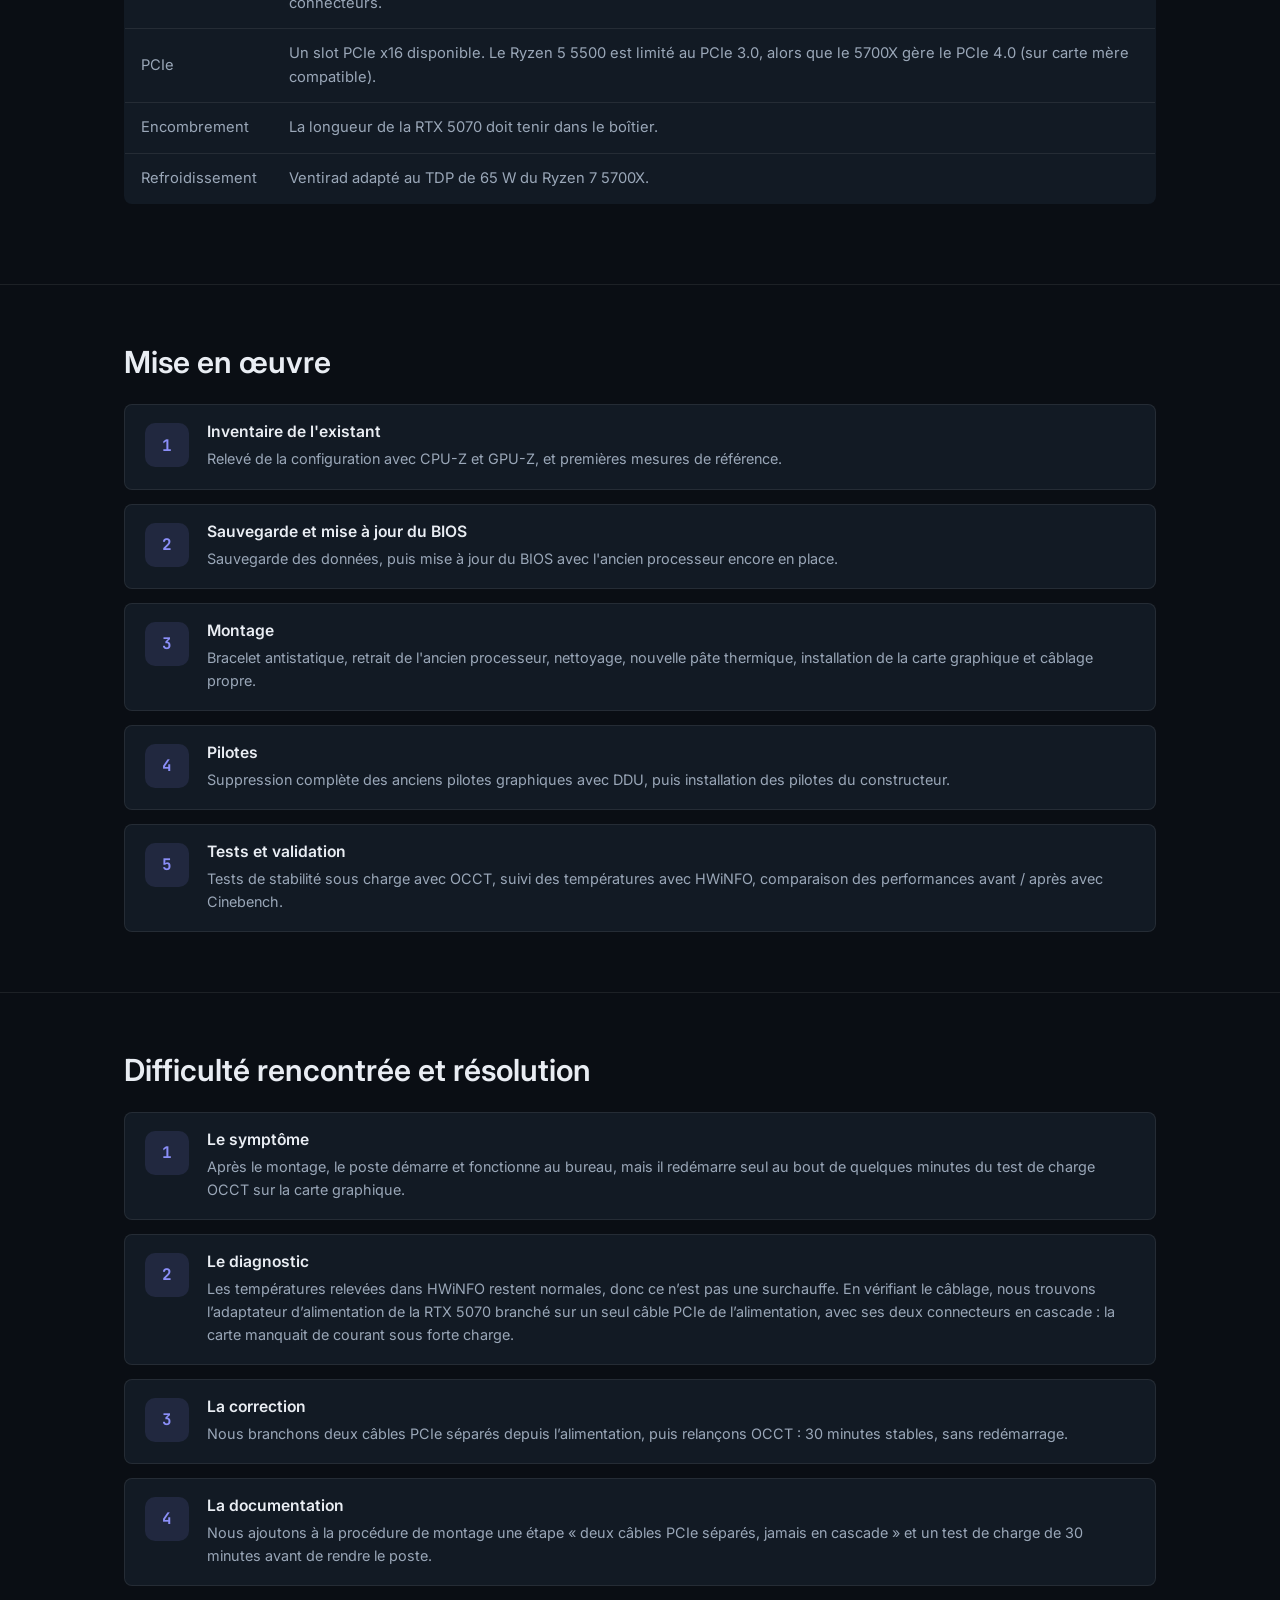
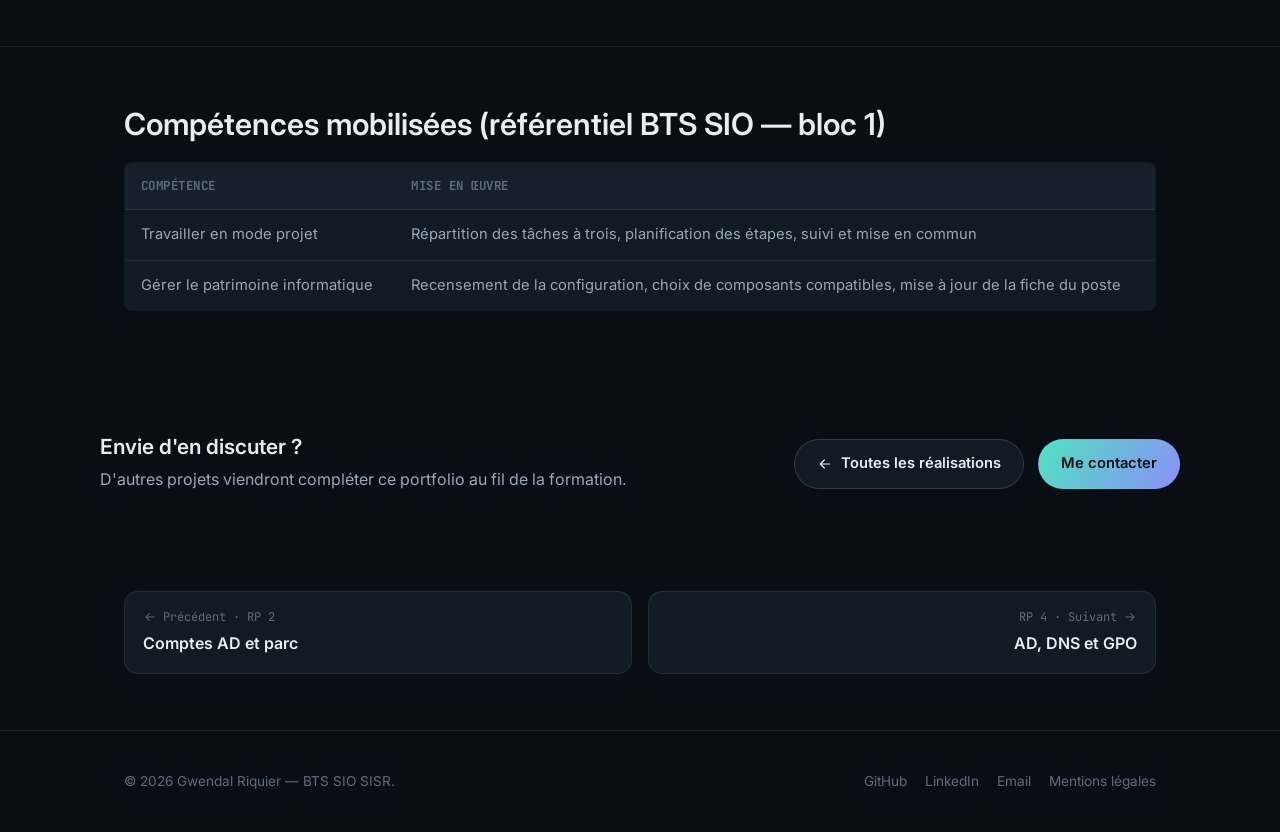
<file: projects/changement-cpu-gpu.html>
<!doctype html>
<html lang="fr">
<head>
<meta charset="UTF-8">
<meta name="viewport" content="width=device-width, initial-scale=1.0">
<title>Remplacement du processeur et de la carte graphique — Gwendal Riquier</title>
<meta name="theme-color" content="#ffffff">
<meta name="description" content="Étude de cas : remplacement du processeur et de la carte graphique d'un poste de travail, projet en équipe de trois en 1re année de BTS SIO.">
<link rel="icon" href="../assets/favicon.svg" type="image/svg+xml">
<link rel="preconnect" href="https://fonts.googleapis.com">
<link rel="preconnect" href="https://fonts.gstatic.com" crossorigin>
<link href="https://fonts.googleapis.com/css2?family=Inter:wght@400;500;600;650;700&family=JetBrains+Mono:wght@400;500&display=swap" rel="stylesheet">
<link rel="stylesheet" href="../css/style.css">
</head>
<body>

<nav class="navbar scrolled" id="navbar">
  <div class="container">
    <a href="../index.html" class="brand"><span class="dot"></span>G. Riquier<small>&nbsp;/ BTS SIO</small></a>
    <ul class="nav-links">
      <li><a href="../index.html#projects">Réalisations</a></li>
      <li><a href="../index.html#synthese">Synthèse</a></li>
      <li><a href="../index.html#parcours">Parcours</a></li>
      <li><a href="../index.html#skills">Compétences</a></li>
      <li><a href="../index.html#contact">Contact</a></li>
    </ul>
    <div class="nav-cta">
      <a href="../docs/tableau-synthese-E5-Gwendal-Riquier.xlsx" class="btn btn-primary" download><svg viewBox="0 0 24 24" fill="none" stroke="currentColor" stroke-width="1.8" stroke-linecap="round" stroke-linejoin="round" aria-hidden="true"><path d="M12 4v11m0 0-4-4m4 4 4-4M5 20h14"/></svg> Tableau de synthèse</a>
    </div>
    <button class="burger" id="burger" aria-label="Ouvrir le menu" aria-expanded="false" aria-controls="mobileMenu"><span></span><span></span><span></span></button>
  </div>
</nav>
<div class="mobile-menu" id="mobileMenu">
  <a href="../index.html#projects">Réalisations</a>
  <a href="../index.html#synthese">Synthèse</a>
  <a href="../index.html#parcours">Parcours</a>
  <a href="../index.html#skills">Compétences</a>
  <a href="../index.html#contact">Contact</a>
</div>

<header class="case-hero">
  <div class="container">
    <div class="breadcrumb">
      <a href="../index.html">Accueil</a> <span>/</span> <a href="../index.html#projects">Réalisations</a> <span>/</span> <span>Remplacement CPU et GPU</span>
    </div>
    <h1>Remplacement du processeur et de la carte graphique d'un poste de travail</h1>
    <p class="summary">
      Projet mené en <b>équipe de trois</b> en 1re année de BTS SIO : faire évoluer un poste devenu trop
      lent en changeant son <b>processeur</b> (Ryzen 5 5500 → <b>Ryzen 7 5700X</b>) et sa
      <b>carte graphique</b> (RTX 3050 → <b>RTX 5070</b>), de l'étude de compatibilité jusqu'aux tests
      de stabilité.
    </p>
    <div class="case-tags">
      <span class="tag">RP 3</span>
      <span class="tag">Matériel</span>
      <span class="tag">Mode projet</span>
      <span class="tag">Diagnostic</span>
      <span class="tag">Tests</span>
    </div>
    <div class="case-meta">
      <div class="m"><span>Statut</span><b>Terminé</b></div>
      <div class="m"><span>Période</span><b>09/03/26 au 20/03/26 (1re année)</b></div>
      <div class="m"><span>Organisation</span><b>Équipe de 3 étudiants</b></div>
      <div class="m"><span>Environnement</span><b>Plateforme AMD AM4</b></div>
    </div>
  </div>
</header>

<section class="case-section">
  <div class="container">
    <h2>Contexte et objectifs</h2>
    <div class="table-wrap" style="margin-bottom:20px;">
      <table class="k">
        <thead><tr><th>Composant</th><th>Avant</th><th>Après</th></tr></thead>
        <tbody>
          <tr><td>Processeur</td><td>AMD Ryzen 5 5500 (6 cœurs)</td><td><b>AMD Ryzen 7 5700X (8 cœurs)</b></td></tr>
          <tr><td>Carte graphique</td><td>NVIDIA GeForce RTX 3050</td><td><b>NVIDIA GeForce RTX 5070</b></td></tr>
        </tbody>
      </table>
    </div>
    <p>
      Le poste ne suffisait plus pour son usage. Plutôt que de le remplacer entièrement, l'objectif était
      de le faire évoluer en changeant les deux composants qui limitaient ses performances, tout en
      garantissant sa stabilité.
    </p>
    <ul class="bullets">
      <li>Choisir des composants <b>compatibles</b> avec la carte mère, l'alimentation et le boîtier.</li>
      <li>Organiser le travail à trois : répartition des tâches et mise en commun à chaque étape.</li>
      <li>Réaliser le montage en respectant les règles de sécurité (protection antistatique).</li>
      <li>Valider le résultat par des <b>tests de charge et de températures</b>, avant / après.</li>
    </ul>
  </div>
</section>

<section class="case-section">
  <div class="container">
    <h2>Check-list de compatibilité</h2>
    <p>Avant de commander quoi que ce soit, six points ont été vérifiés.</p>
    <div class="table-wrap">
      <table class="k">
        <thead><tr><th>Point vérifié</th><th>Pourquoi</th></tr></thead>
        <tbody>
          <tr><td>Socket</td><td>Le Ryzen 5 5500 et le Ryzen 7 5700X utilisent tous les deux le socket <b>AM4</b> : la carte mère est conservée.</td></tr>
          <tr><td>BIOS</td><td>La version du BIOS doit reconnaître le Ryzen 7 5700X : vérification, et mise à jour <b>avant</b> le changement si besoin.</td></tr>
          <tr><td>Alimentation</td><td>La RTX 5070 consomme bien plus que la RTX 3050 : NVIDIA conseille une alimentation de 650 W, avec les bons connecteurs.</td></tr>
          <tr><td>PCIe</td><td>Un slot PCIe x16 disponible. Le Ryzen 5 5500 est limité au PCIe 3.0, alors que le 5700X gère le PCIe 4.0 (sur carte mère compatible).</td></tr>
          <tr><td>Encombrement</td><td>La longueur de la RTX 5070 doit tenir dans le boîtier.</td></tr>
          <tr><td>Refroidissement</td><td>Ventirad adapté au TDP de 65 W du Ryzen 7 5700X.</td></tr>
        </tbody>
      </table>
    </div>
  </div>
</section>

<section class="case-section">
  <div class="container">
    <h2>Mise en œuvre</h2>
    <div class="steps">
      <div class="step"><div class="num">1</div><div><h3>Inventaire de l'existant</h3><p>Relevé de la configuration avec CPU-Z et GPU-Z, et premières mesures de référence.</p></div></div>
      <div class="step"><div class="num">2</div><div><h3>Sauvegarde et mise à jour du BIOS</h3><p>Sauvegarde des données, puis mise à jour du BIOS avec l'ancien processeur encore en place.</p></div></div>
      <div class="step"><div class="num">3</div><div><h3>Montage</h3><p>Bracelet antistatique, retrait de l'ancien processeur, nettoyage, nouvelle pâte thermique, installation de la carte graphique et câblage propre.</p></div></div>
      <div class="step"><div class="num">4</div><div><h3>Pilotes</h3><p>Suppression complète des anciens pilotes graphiques avec DDU, puis installation des pilotes du constructeur.</p></div></div>
      <div class="step"><div class="num">5</div><div><h3>Tests et validation</h3><p>Tests de stabilité sous charge avec OCCT, suivi des températures avec HWiNFO, comparaison des performances avant / après avec Cinebench.</p></div></div>
    </div>
  </div>
</section>

<section class="case-section">
  <div class="container">
    <h2>Difficulté rencontrée et résolution</h2>
    <div class="steps">
      <div class="step"><div class="num">1</div><div><h3>Le symptôme</h3><p>Après le montage, le poste démarre et fonctionne au bureau, mais il redémarre seul au bout de quelques minutes du test de charge OCCT sur la carte graphique.</p></div></div>
      <div class="step"><div class="num">2</div><div><h3>Le diagnostic</h3><p>Les températures relevées dans HWiNFO restent normales, donc ce n’est pas une surchauffe. En vérifiant le câblage, nous trouvons l’adaptateur d’alimentation de la RTX 5070 branché sur un seul câble PCIe de l’alimentation, avec ses deux connecteurs en cascade : la carte manquait de courant sous forte charge.</p></div></div>
      <div class="step"><div class="num">3</div><div><h3>La correction</h3><p>Nous branchons deux câbles PCIe séparés depuis l’alimentation, puis relançons OCCT : 30 minutes stables, sans redémarrage.</p></div></div>
      <div class="step"><div class="num">4</div><div><h3>La documentation</h3><p>Nous ajoutons à la procédure de montage une étape « deux câbles PCIe séparés, jamais en cascade » et un test de charge de 30 minutes avant de rendre le poste.</p></div></div>
    </div>
  </div>
</section>

<section class="case-section">
  <div class="container">
    <h2>Compétences mobilisées (référentiel BTS SIO — bloc 1)</h2>
    <div class="table-wrap">
      <table class="k">
        <thead><tr><th>Compétence</th><th>Mise en œuvre</th></tr></thead>
        <tbody>
          <tr><td>Travailler en mode projet</td><td>Répartition des tâches à trois, planification des étapes, suivi et mise en commun</td></tr>
          <tr><td>Gérer le patrimoine informatique</td><td>Recensement de la configuration, choix de composants compatibles, mise à jour de la fiche du poste</td></tr>
        </tbody>
      </table>
    </div>
  </div>
</section>

<div class="container case-cta">
  <div>
    <h2 style="font-size:1.3rem;margin-bottom:8px;">Envie d'en discuter ?</h2>
    <p style="color:var(--text-dim);">D'autres projets viendront compléter ce portfolio au fil de la formation.</p>
  </div>
  <div style="display:flex;gap:14px;flex-wrap:wrap;">
    <a href="../index.html#projects" class="btn btn-ghost"><svg viewBox="0 0 24 24" fill="none" stroke="currentColor" stroke-width="1.8" stroke-linecap="round" stroke-linejoin="round" aria-hidden="true"><path d="M19 12H5m6-6-6 6 6 6"/></svg> Toutes les réalisations</a>
    <a href="../index.html#contact" class="btn btn-primary">Me contacter</a>
  </div>
</div>

<nav class="container rp-pager" aria-label="Réalisation précédente et suivante">
  <a class="prev" href="comptes-ad-parc-tdf.html"><span><svg viewBox="0 0 24 24" fill="none" stroke="currentColor" stroke-width="1.8" stroke-linecap="round" stroke-linejoin="round" aria-hidden="true"><path d="M19 12H5m6-6-6 6 6 6"/></svg> Précédent · RP 2</span><b>Comptes AD et parc</b></a>
  <a class="next" href="tp-active-directory.html"><span>RP 4 · Suivant <svg viewBox="0 0 24 24" fill="none" stroke="currentColor" stroke-width="1.8" stroke-linecap="round" stroke-linejoin="round" aria-hidden="true"><path d="M5 12h14m-6-6 6 6-6 6"/></svg></span><b>AD, DNS et GPO</b></a>
</nav>

<footer>
  <div class="container">
    <p>&copy; <span id="year"></span> Gwendal Riquier — BTS SIO SISR.</p>
    <div class="foot-links">
      <a href="https://github.com/Ttekka" target="_blank" rel="noopener">GitHub</a>
      <a href="https://www.linkedin.com/in/gwendal-riquier-06201535b/" target="_blank" rel="noopener">LinkedIn</a>
      <a href="mailto:riquiergwendal@gmail.com">Email</a>
      <a href="../mentions-legales.html">Mentions légales</a>
    </div>
  </div>
</footer>

<script src="../js/main.js"></script>
</body>
</html>
</file>
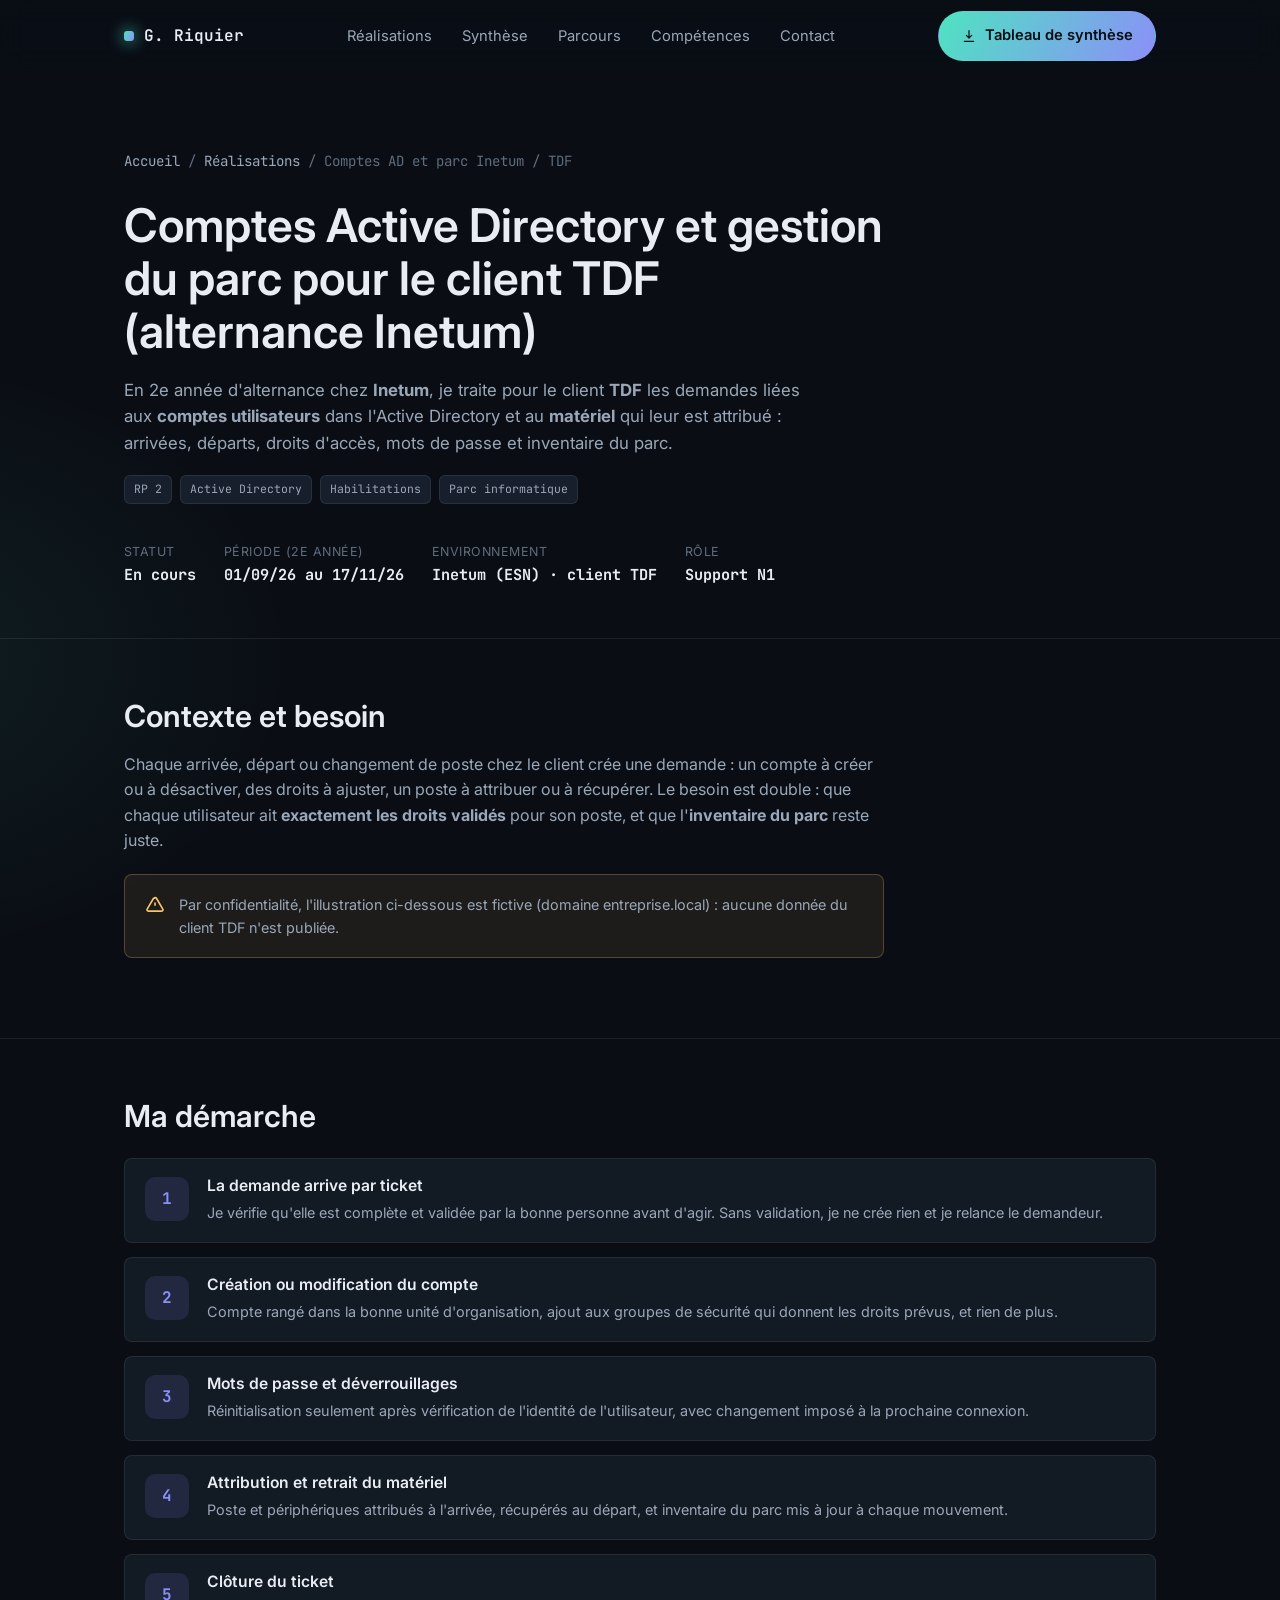
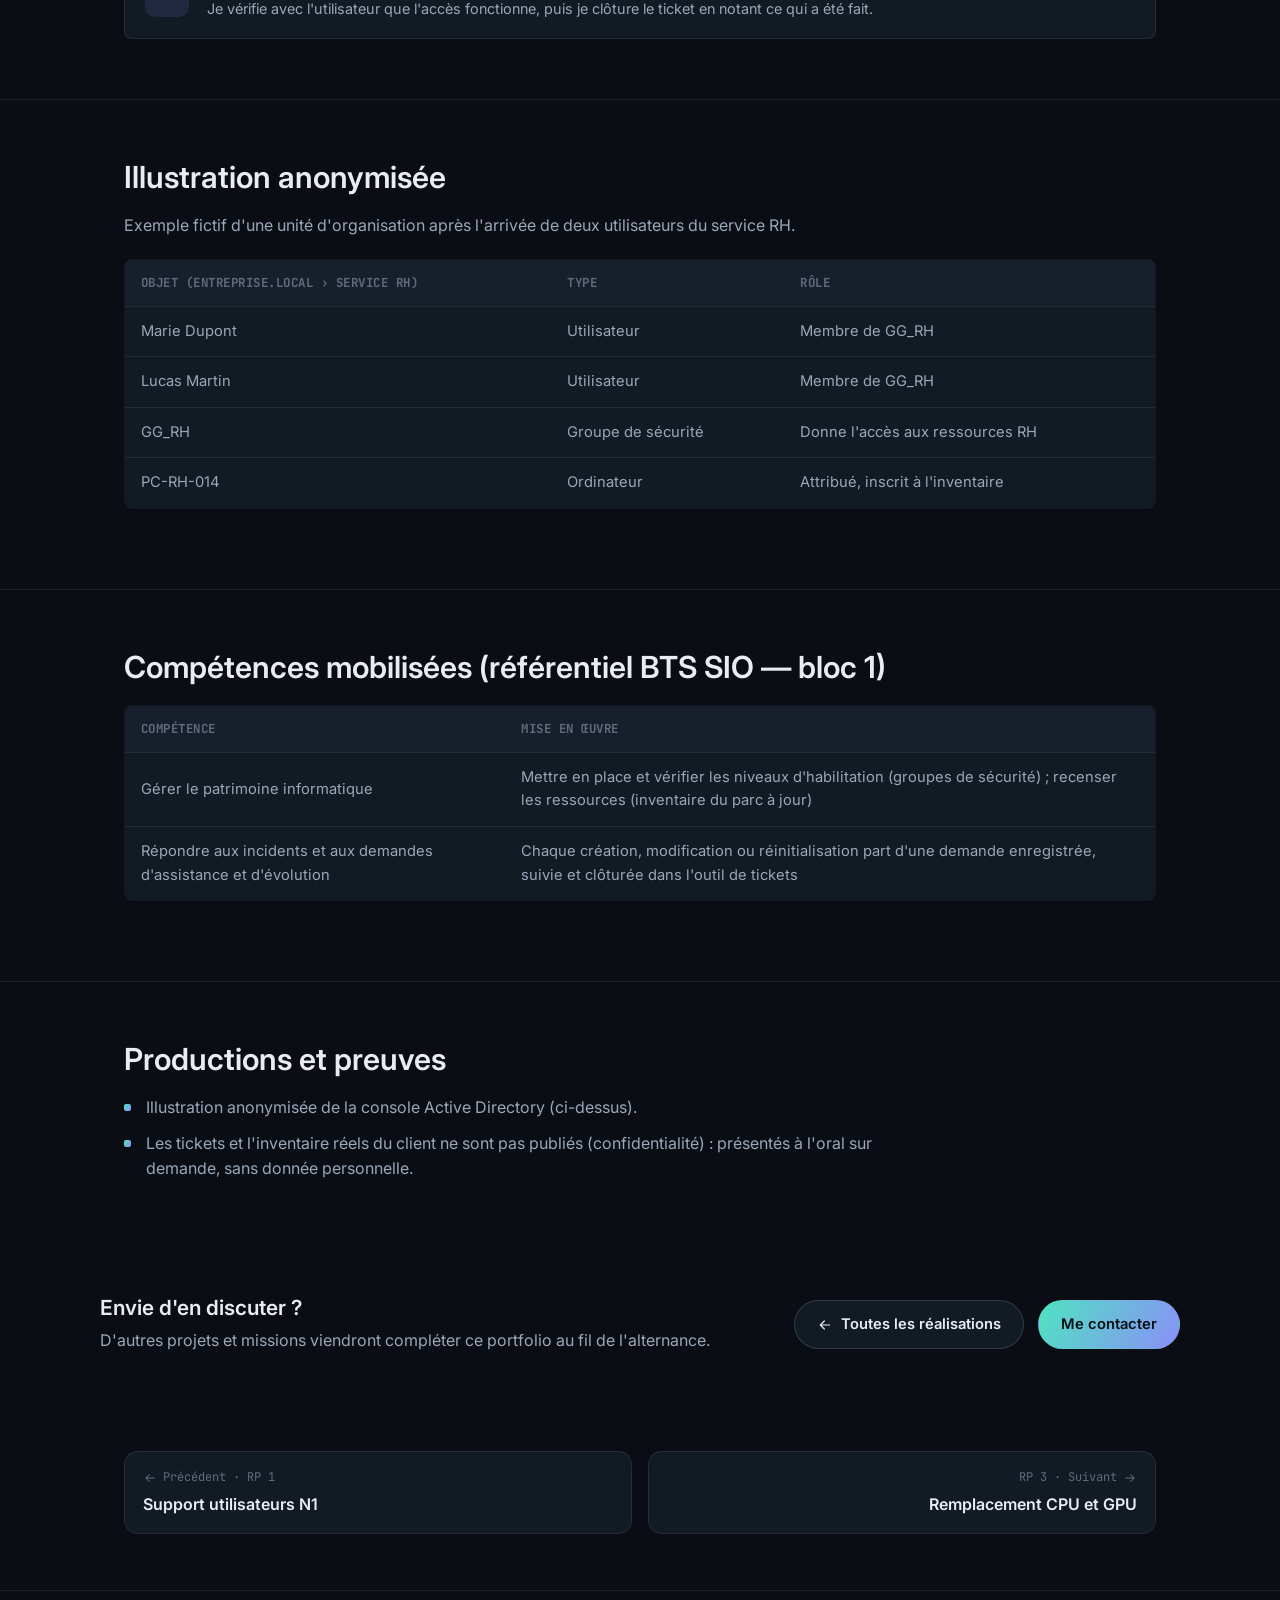
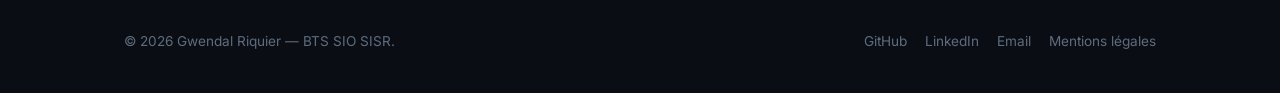
<file: projects/comptes-ad-parc-tdf.html>
<!doctype html>
<html lang="fr">
<head>
<meta charset="UTF-8">
<meta name="viewport" content="width=device-width, initial-scale=1.0">
<title>Comptes Active Directory et gestion du parc pour le client TDF (Inetum) — Gwendal Riquier</title>
<meta name="theme-color" content="#ffffff">
<meta name="description" content="Réalisation professionnelle : gestion des comptes Active Directory, des habilitations et du parc informatique pour le client TDF, en alternance chez Inetum.">
<link rel="icon" href="../assets/favicon.svg" type="image/svg+xml">
<link rel="preconnect" href="https://fonts.googleapis.com">
<link rel="preconnect" href="https://fonts.gstatic.com" crossorigin>
<link href="https://fonts.googleapis.com/css2?family=Inter:wght@400;500;600;650;700&family=JetBrains+Mono:wght@400;500&display=swap" rel="stylesheet">
<link rel="stylesheet" href="../css/style.css">
</head>
<body>

<nav class="navbar scrolled" id="navbar">
  <div class="container">
    <a href="../index.html" class="brand"><span class="dot"></span>G. Riquier<small>&nbsp;/ BTS SIO</small></a>
    <ul class="nav-links">
      <li><a href="../index.html#projects">Réalisations</a></li>
      <li><a href="../index.html#synthese">Synthèse</a></li>
      <li><a href="../index.html#parcours">Parcours</a></li>
      <li><a href="../index.html#skills">Compétences</a></li>
      <li><a href="../index.html#contact">Contact</a></li>
    </ul>
    <div class="nav-cta">
      <a href="../docs/tableau-synthese-E5-Gwendal-Riquier.xlsx" class="btn btn-primary" download><svg viewBox="0 0 24 24" fill="none" stroke="currentColor" stroke-width="1.8" stroke-linecap="round" stroke-linejoin="round" aria-hidden="true"><path d="M12 4v11m0 0-4-4m4 4 4-4M5 20h14"/></svg> Tableau de synthèse</a>
    </div>
    <button class="burger" id="burger" aria-label="Ouvrir le menu" aria-expanded="false" aria-controls="mobileMenu"><span></span><span></span><span></span></button>
  </div>
</nav>
<div class="mobile-menu" id="mobileMenu">
  <a href="../index.html#projects">Réalisations</a>
  <a href="../index.html#synthese">Synthèse</a>
  <a href="../index.html#parcours">Parcours</a>
  <a href="../index.html#skills">Compétences</a>
  <a href="../index.html#contact">Contact</a>
</div>

<header class="case-hero">
  <div class="container">
    <div class="breadcrumb">
      <a href="../index.html">Accueil</a> <span>/</span> <a href="../index.html#projects">Réalisations</a> <span>/</span> <span>Comptes AD et parc Inetum / TDF</span>
    </div>
    <h1>Comptes Active Directory et gestion du parc pour le client TDF (alternance Inetum)</h1>
    <p class="summary">
      En 2e année d'alternance chez <b>Inetum</b>, je traite pour le client <b>TDF</b> les demandes liées aux
      <b>comptes utilisateurs</b> dans l'Active Directory et au <b>matériel</b> qui leur est attribué :
      arrivées, départs, droits d'accès, mots de passe et inventaire du parc.
    </p>
    <div class="case-tags">
      <span class="tag">RP 2</span>
      <span class="tag">Active Directory</span>
      <span class="tag">Habilitations</span>
      <span class="tag">Parc informatique</span>
    </div>
    <div class="case-meta">
      <div class="m"><span>Statut</span><b>En cours</b></div>
      <div class="m"><span>Période (2e année)</span><b>01/09/26 au 17/11/26</b></div>
      <div class="m"><span>Environnement</span><b>Inetum (ESN) · client TDF</b></div>
      <div class="m"><span>Rôle</span><b>Support N1</b></div>
    </div>
  </div>
</header>

<!-- CONTEXTE -->
<section class="case-section">
  <div class="container">
    <h2>Contexte et besoin</h2>
    <p>
      Chaque arrivée, départ ou changement de poste chez le client crée une demande : un compte à créer
      ou à désactiver, des droits à ajuster, un poste à attribuer ou à récupérer. Le besoin est double :
      que chaque utilisateur ait <b>exactement les droits validés</b> pour son poste, et que
      l'<b>inventaire du parc</b> reste juste.
    </p>
    <div class="callout">
      <svg viewBox="0 0 24 24" fill="none" stroke="currentColor" stroke-width="2"><path d="M12 9v4M12 17h.01M10.3 3.9 2.6 17a1.5 1.5 0 0 0 1.3 2.3h16.2a1.5 1.5 0 0 0 1.3-2.3L13.7 3.9a1.5 1.5 0 0 0-2.6 0Z"/></svg>
      <p>Par confidentialité, l'illustration ci-dessous est fictive (domaine entreprise.local) :
      aucune donnée du client TDF n'est publiée.</p>
    </div>
  </div>
</section>

<!-- DEMARCHE -->
<section class="case-section">
  <div class="container">
    <h2>Ma démarche</h2>
    <div class="steps">
      <div class="step">
        <div class="num">1</div>
        <div><h3>La demande arrive par ticket</h3><p>Je vérifie qu'elle est complète et validée par la bonne personne avant d'agir. Sans validation, je ne crée rien et je relance le demandeur.</p></div>
      </div>
      <div class="step">
        <div class="num">2</div>
        <div><h3>Création ou modification du compte</h3><p>Compte rangé dans la bonne unité d'organisation, ajout aux groupes de sécurité qui donnent les droits prévus, et rien de plus.</p></div>
      </div>
      <div class="step">
        <div class="num">3</div>
        <div><h3>Mots de passe et déverrouillages</h3><p>Réinitialisation seulement après vérification de l'identité de l'utilisateur, avec changement imposé à la prochaine connexion.</p></div>
      </div>
      <div class="step">
        <div class="num">4</div>
        <div><h3>Attribution et retrait du matériel</h3><p>Poste et périphériques attribués à l'arrivée, récupérés au départ, et inventaire du parc mis à jour à chaque mouvement.</p></div>
      </div>
      <div class="step">
        <div class="num">5</div>
        <div><h3>Clôture du ticket</h3><p>Je vérifie avec l'utilisateur que l'accès fonctionne, puis je clôture le ticket en notant ce qui a été fait.</p></div>
      </div>
    </div>
  </div>
</section>

<!-- ILLUSTRATION -->
<section class="case-section">
  <div class="container">
    <h2>Illustration anonymisée</h2>
    <p>Exemple fictif d'une unité d'organisation après l'arrivée de deux utilisateurs du service RH.</p>
    <div class="table-wrap">
      <table class="k">
        <thead><tr><th>Objet (entreprise.local › Service RH)</th><th>Type</th><th>Rôle</th></tr></thead>
        <tbody>
          <tr><td>Marie Dupont</td><td>Utilisateur</td><td>Membre de GG_RH</td></tr>
          <tr><td>Lucas Martin</td><td>Utilisateur</td><td>Membre de GG_RH</td></tr>
          <tr><td>GG_RH</td><td>Groupe de sécurité</td><td>Donne l'accès aux ressources RH</td></tr>
          <tr><td>PC-RH-014</td><td>Ordinateur</td><td>Attribué, inscrit à l'inventaire</td></tr>
        </tbody>
      </table>
    </div>
  </div>
</section>

<!-- COMPETENCES -->
<section class="case-section">
  <div class="container">
    <h2>Compétences mobilisées (référentiel BTS SIO — bloc 1)</h2>
    <div class="table-wrap">
      <table class="k">
        <thead><tr><th>Compétence</th><th>Mise en œuvre</th></tr></thead>
        <tbody>
          <tr><td>Gérer le patrimoine informatique</td><td>Mettre en place et vérifier les niveaux d'habilitation (groupes de sécurité) ; recenser les ressources (inventaire du parc à jour)</td></tr>
          <tr><td>Répondre aux incidents et aux demandes d'assistance et d'évolution</td><td>Chaque création, modification ou réinitialisation part d'une demande enregistrée, suivie et clôturée dans l'outil de tickets</td></tr>
        </tbody>
      </table>
    </div>
  </div>
</section>
<!-- PREUVES -->
<section class="case-section proofs">
  <div class="container">
    <h2>Productions et preuves</h2>
    <ul class="bullets">
      <li>Illustration anonymisée de la console Active Directory (ci-dessus).</li>
      <li>Les tickets et l'inventaire réels du client ne sont pas publiés (confidentialité) : présentés à l'oral sur demande, sans donnée personnelle.</li>
    </ul>
  </div>
</section>

<div class="container case-cta">
  <div>
    <h2 style="font-size:1.3rem;margin-bottom:8px;">Envie d'en discuter ?</h2>
    <p style="color:var(--text-dim);">D'autres projets et missions viendront compléter ce portfolio au fil de l'alternance.</p>
  </div>
  <div style="display:flex;gap:14px;flex-wrap:wrap;">
    <a href="../index.html#projects" class="btn btn-ghost"><svg viewBox="0 0 24 24" fill="none" stroke="currentColor" stroke-width="1.8" stroke-linecap="round" stroke-linejoin="round" aria-hidden="true"><path d="M19 12H5m6-6-6 6 6 6"/></svg> Toutes les réalisations</a>
    <a href="../index.html#contact" class="btn btn-primary">Me contacter</a>
  </div>
</div>

<nav class="container rp-pager" aria-label="Réalisation précédente et suivante">
  <a class="prev" href="support-inetum-tdf.html"><span><svg viewBox="0 0 24 24" fill="none" stroke="currentColor" stroke-width="1.8" stroke-linecap="round" stroke-linejoin="round" aria-hidden="true"><path d="M19 12H5m6-6-6 6 6 6"/></svg> Précédent · RP 1</span><b>Support utilisateurs N1</b></a>
  <a class="next" href="changement-cpu-gpu.html"><span>RP 3 · Suivant <svg viewBox="0 0 24 24" fill="none" stroke="currentColor" stroke-width="1.8" stroke-linecap="round" stroke-linejoin="round" aria-hidden="true"><path d="M5 12h14m-6-6 6 6-6 6"/></svg></span><b>Remplacement CPU et GPU</b></a>
</nav>

<footer>
  <div class="container">
    <p>&copy; <span id="year"></span> Gwendal Riquier — BTS SIO SISR.</p>
    <div class="foot-links">
      <a href="https://github.com/Ttekka" target="_blank" rel="noopener">GitHub</a>
      <a href="https://www.linkedin.com/in/gwendal-riquier-06201535b/" target="_blank" rel="noopener">LinkedIn</a>
      <a href="mailto:riquiergwendal@gmail.com">Email</a>
      <a href="../mentions-legales.html">Mentions légales</a>
    </div>
  </div>
</footer>

<script src="../js/main.js"></script>
</body>
</html>
</file>
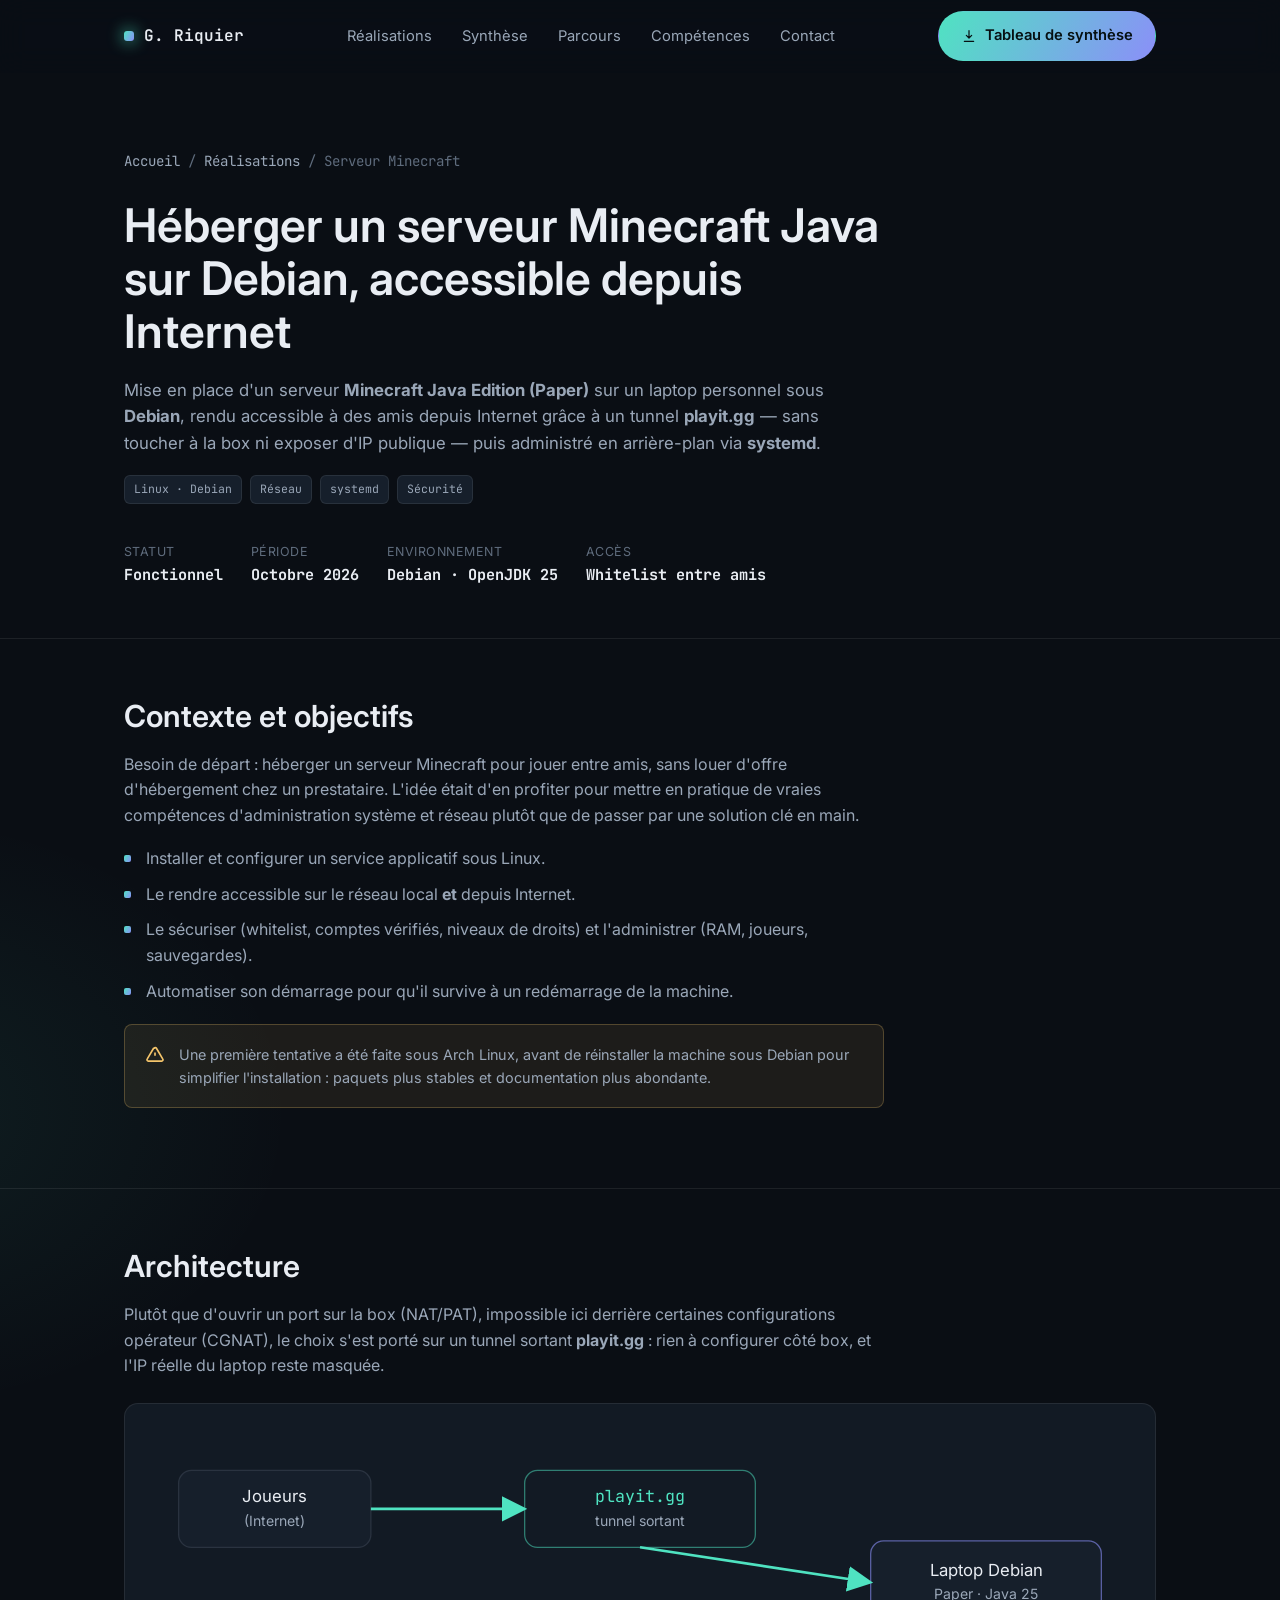
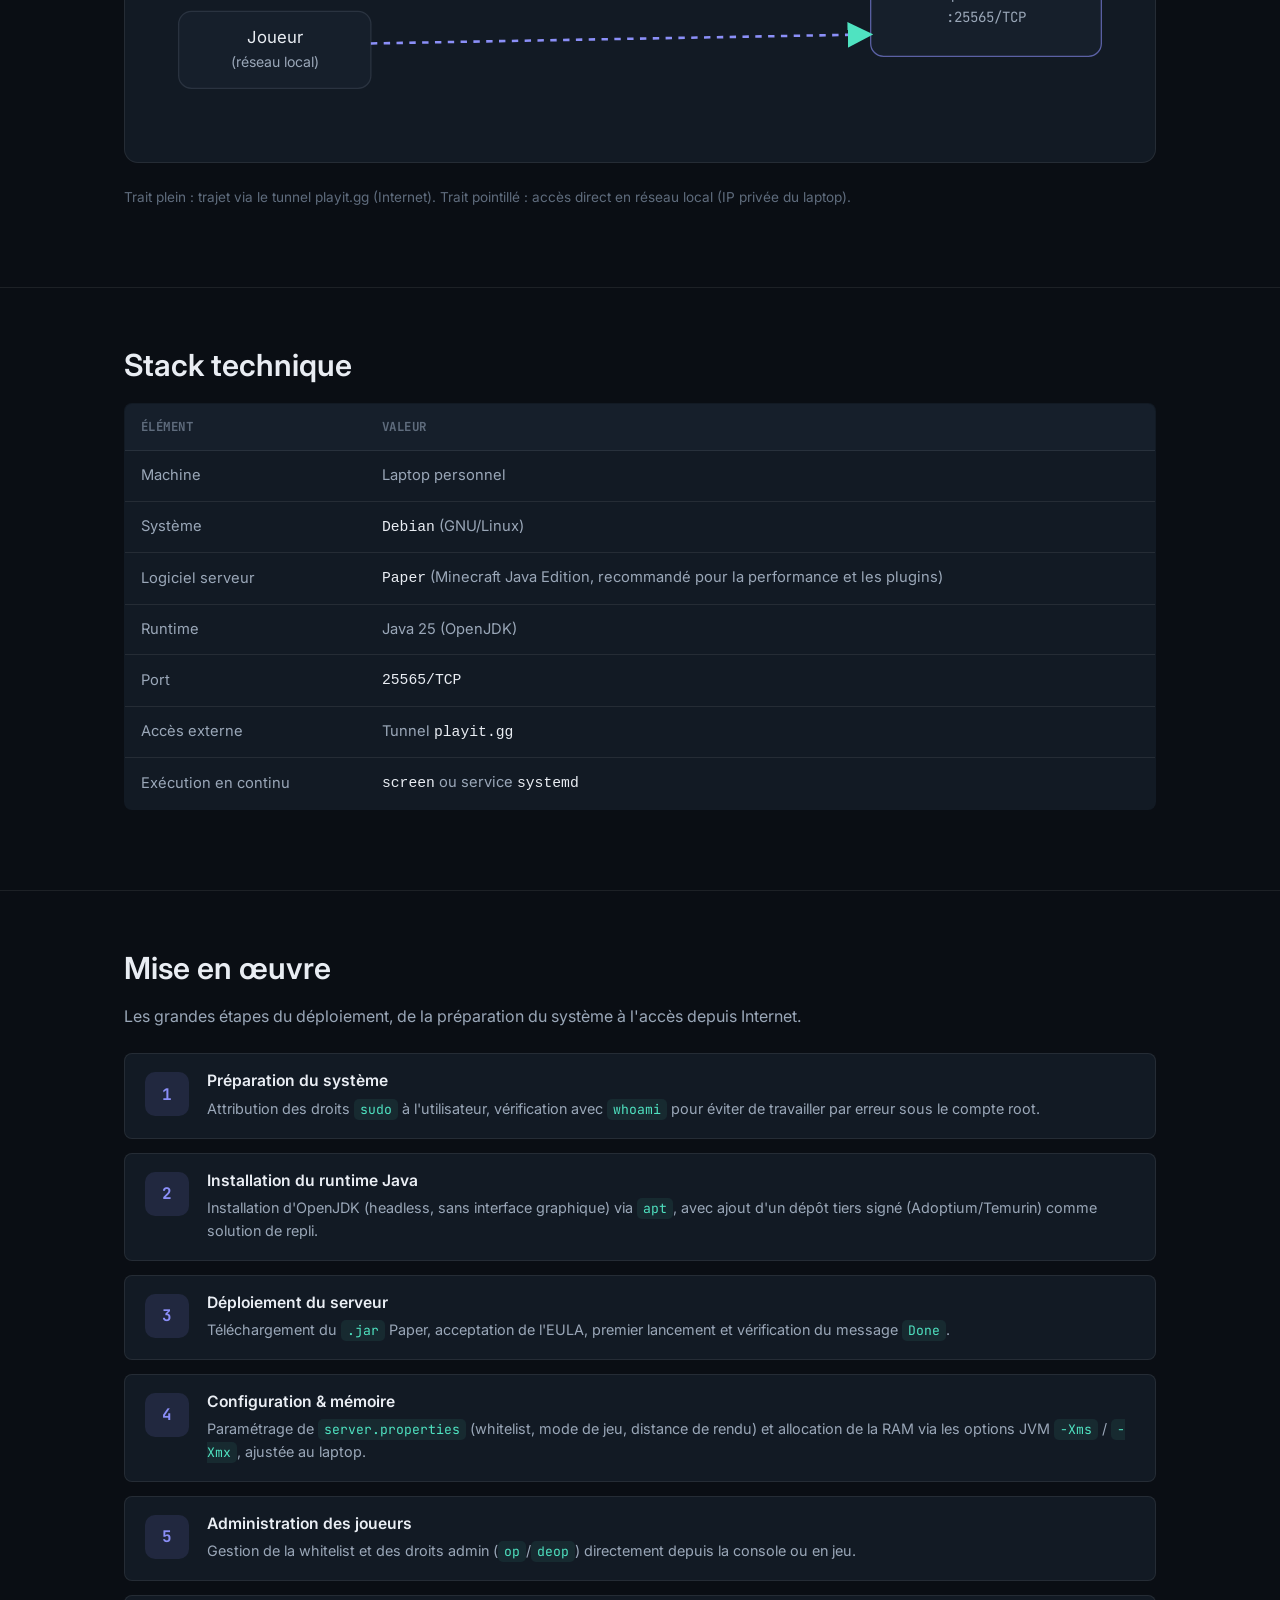
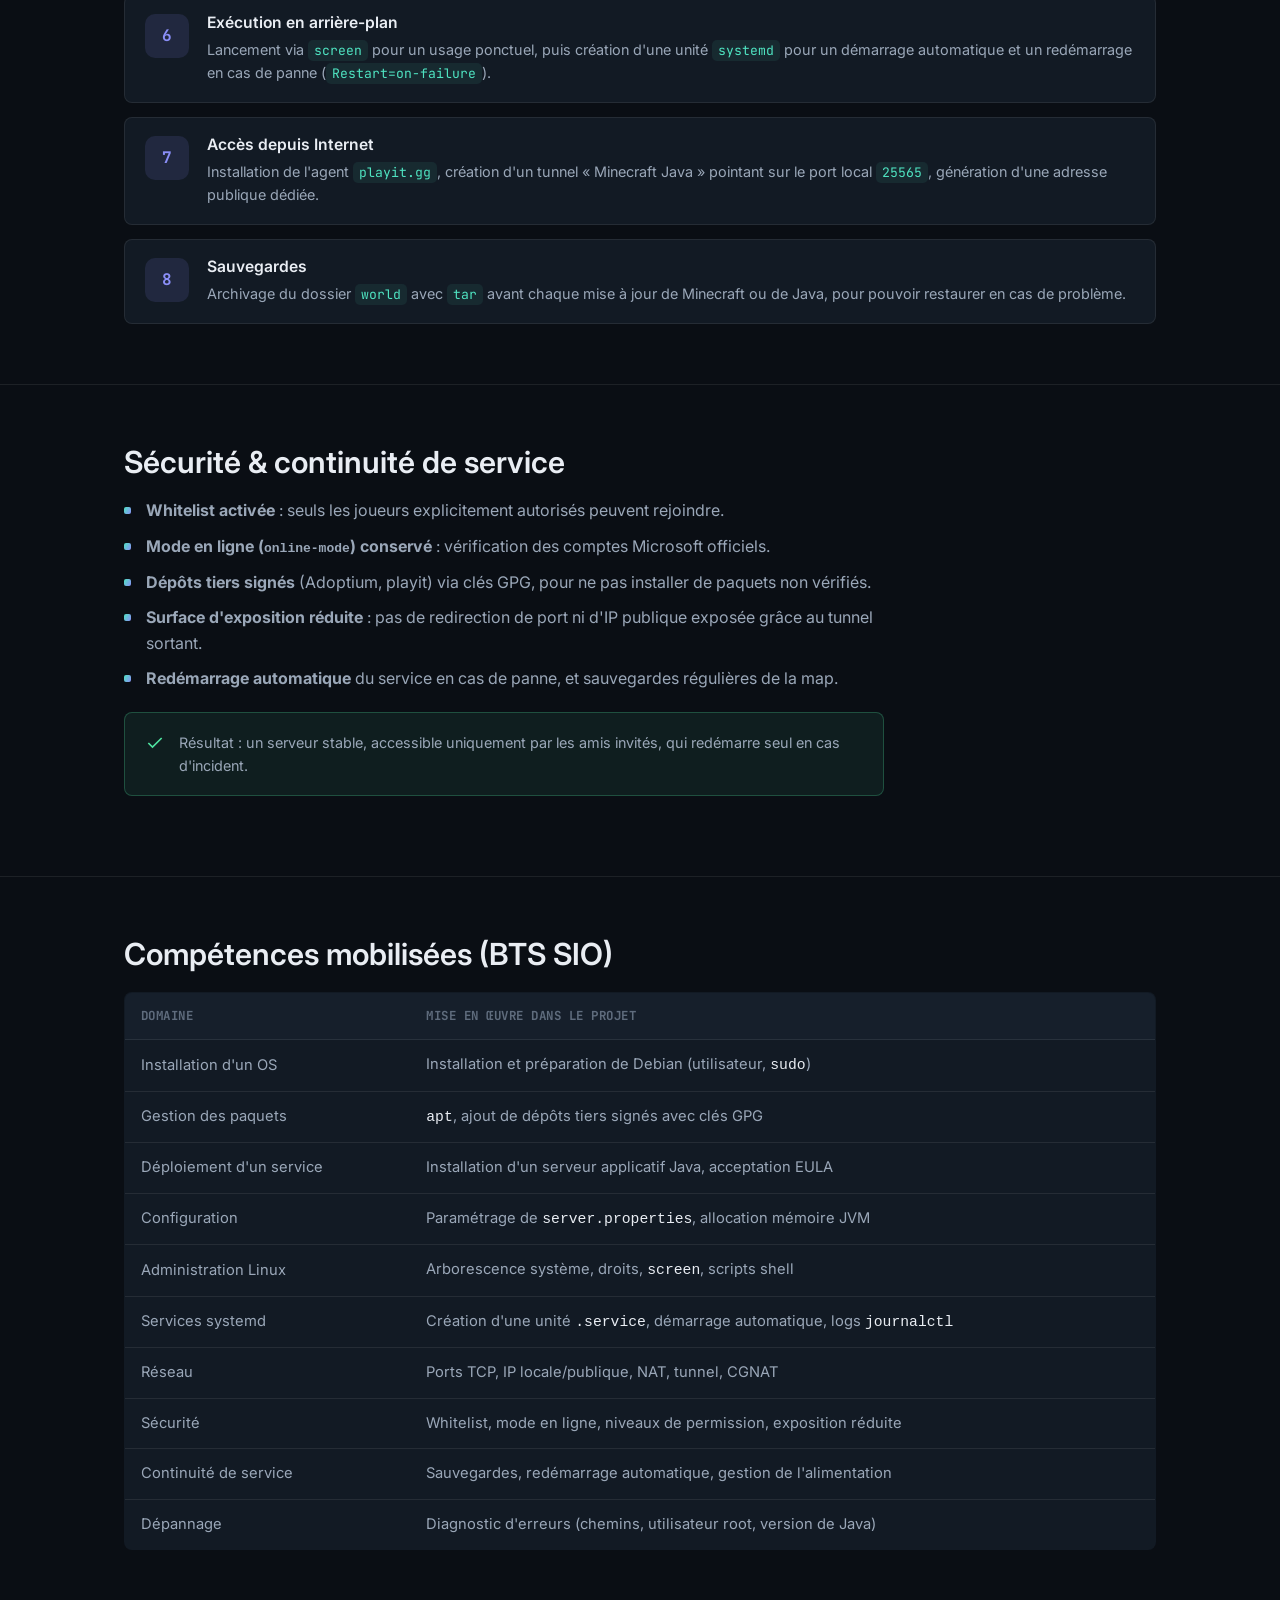
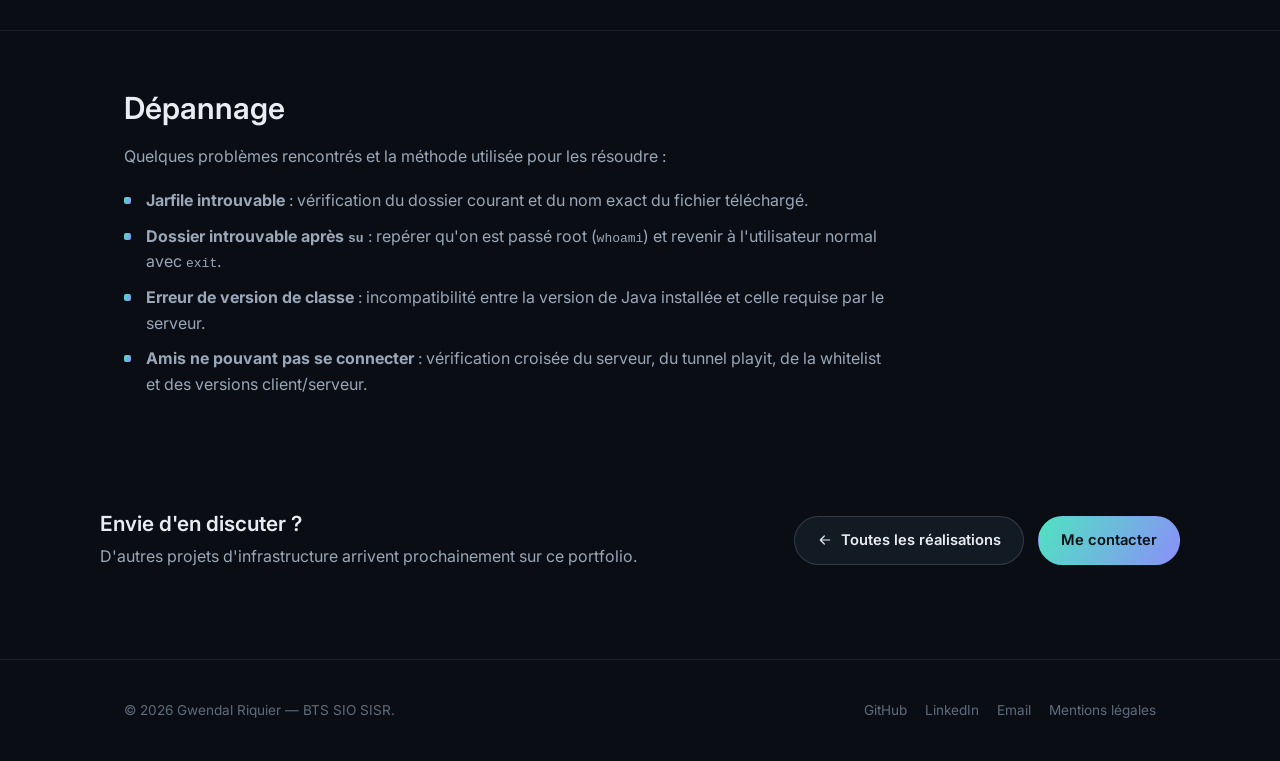
<file: projects/serveur-minecraft.html>
<!doctype html>
<html lang="fr">
<head>
<meta charset="UTF-8">
<meta name="viewport" content="width=device-width, initial-scale=1.0">
<title>Serveur Minecraft sous Debian — Gwendal Riquier</title>
<meta name="theme-color" content="#ffffff">
<meta name="description" content="Étude de cas : hébergement d'un serveur Minecraft Java sur Debian, accès Internet via playit.gg, sécurité et administration systemd.">
<link rel="icon" href="../assets/favicon.svg" type="image/svg+xml">
<link rel="preconnect" href="https://fonts.googleapis.com">
<link rel="preconnect" href="https://fonts.gstatic.com" crossorigin>
<link href="https://fonts.googleapis.com/css2?family=Inter:wght@400;500;600;650;700&family=JetBrains+Mono:wght@400;500&display=swap" rel="stylesheet">
<link rel="stylesheet" href="../css/style.css">
</head>
<body>

<nav class="navbar scrolled" id="navbar">
  <div class="container">
    <a href="../index.html" class="brand"><span class="dot"></span>G. Riquier<small>&nbsp;/ BTS SIO</small></a>
    <ul class="nav-links">
      <li><a href="../index.html#projects">Réalisations</a></li>
      <li><a href="../index.html#synthese">Synthèse</a></li>
      <li><a href="../index.html#parcours">Parcours</a></li>
      <li><a href="../index.html#skills">Compétences</a></li>
      <li><a href="../index.html#contact">Contact</a></li>
    </ul>
    <div class="nav-cta">
      <a href="../docs/tableau-synthese-E5-Gwendal-Riquier.xlsx" class="btn btn-primary" download><svg viewBox="0 0 24 24" fill="none" stroke="currentColor" stroke-width="1.8" stroke-linecap="round" stroke-linejoin="round" aria-hidden="true"><path d="M12 4v11m0 0-4-4m4 4 4-4M5 20h14"/></svg> Tableau de synthèse</a>
    </div>
    <button class="burger" id="burger" aria-label="Ouvrir le menu" aria-expanded="false" aria-controls="mobileMenu"><span></span><span></span><span></span></button>
  </div>
</nav>
<div class="mobile-menu" id="mobileMenu">
  <a href="../index.html#projects">Réalisations</a>
  <a href="../index.html#synthese">Synthèse</a>
  <a href="../index.html#parcours">Parcours</a>
  <a href="../index.html#skills">Compétences</a>
  <a href="../index.html#contact">Contact</a>
</div>

<header class="case-hero">
  <div class="container">
    <div class="breadcrumb">
      <a href="../index.html">Accueil</a> <span>/</span> <a href="../index.html#projects">Réalisations</a> <span>/</span> <span>Serveur Minecraft</span>
    </div>
    <h1>Héberger un serveur Minecraft Java sur Debian, accessible depuis Internet</h1>
    <p class="summary">
      Mise en place d'un serveur <b>Minecraft Java Edition (Paper)</b> sur un laptop personnel sous <b>Debian</b>,
      rendu accessible à des amis depuis Internet grâce à un tunnel <b>playit.gg</b> — sans toucher à la box
      ni exposer d'IP publique — puis administré en arrière-plan via <b>systemd</b>.
    </p>
    <div class="case-tags">
      <span class="tag">Linux · Debian</span>
      <span class="tag">Réseau</span>
      <span class="tag">systemd</span>
      <span class="tag">Sécurité</span>
    </div>
    <div class="case-meta">
      <div class="m"><span>Statut</span><b>Fonctionnel</b></div>
      <div class="m"><span>Période</span><b>Octobre 2026</b></div>
      <div class="m"><span>Environnement</span><b>Debian · OpenJDK 25</b></div>
      <div class="m"><span>Accès</span><b>Whitelist entre amis</b></div>
    </div>
  </div>
</header>

<!-- CONTEXTE -->
<section class="case-section">
  <div class="container">
    <h2>Contexte et objectifs</h2>
    <p>
      Besoin de départ : héberger un serveur Minecraft pour jouer entre amis, sans louer d'offre
      d'hébergement chez un prestataire. L'idée était d'en profiter pour mettre en pratique de vraies
      compétences d'administration système et réseau plutôt que de passer par une solution clé en main.
    </p>
    <ul class="bullets">
      <li>Installer et configurer un service applicatif sous Linux.</li>
      <li>Le rendre accessible sur le réseau local <b>et</b> depuis Internet.</li>
      <li>Le sécuriser (whitelist, comptes vérifiés, niveaux de droits) et l'administrer (RAM, joueurs, sauvegardes).</li>
      <li>Automatiser son démarrage pour qu'il survive à un redémarrage de la machine.</li>
    </ul>
    <div class="callout">
      <svg viewBox="0 0 24 24" fill="none" stroke="currentColor" stroke-width="2"><path d="M12 9v4M12 17h.01M10.3 3.9 2.6 17a1.5 1.5 0 0 0 1.3 2.3h16.2a1.5 1.5 0 0 0 1.3-2.3L13.7 3.9a1.5 1.5 0 0 0-2.6 0Z"/></svg>
      <p>Une première tentative a été faite sous Arch Linux, avant de réinstaller la machine sous Debian
      pour simplifier l'installation : paquets plus stables et documentation plus abondante.</p>
    </div>
  </div>
</section>

<!-- ARCHITECTURE -->
<section class="case-section">
  <div class="container">
    <h2>Architecture</h2>
    <p>
      Plutôt que d'ouvrir un port sur la box (NAT/PAT), impossible ici derrière certaines
      configurations opérateur (CGNAT), le choix s'est porté sur un tunnel sortant <b>playit.gg</b> :
      rien à configurer côté box, et l'IP réelle du laptop reste masquée.
    </p>
    <div class="diagram-wrap">
      <svg viewBox="0 0 760 230" xmlns="http://www.w3.org/2000/svg" role="img" aria-label="Schéma d'architecture du serveur Minecraft">
        <defs>
          <marker id="arrow" markerWidth="10" markerHeight="10" refX="8" refY="5" orient="auto">
            <path d="M0,0 L10,5 L0,10 Z" fill="#4fe3c1"/>
          </marker>
        </defs>
        <!-- players -->
        <rect x="20" y="30" width="150" height="60" rx="10" fill="#161f2b" stroke="#2a3340"/>
        <text x="95" y="55" fill="#e9edf3" font-size="13" font-family="Inter, sans-serif" text-anchor="middle">Joueurs</text>
        <text x="95" y="73" fill="#9aa7b8" font-size="11" font-family="Inter, sans-serif" text-anchor="middle">(Internet)</text>

        <rect x="20" y="140" width="150" height="60" rx="10" fill="#161f2b" stroke="#2a3340"/>
        <text x="95" y="165" fill="#e9edf3" font-size="13" font-family="Inter, sans-serif" text-anchor="middle">Joueur</text>
        <text x="95" y="183" fill="#9aa7b8" font-size="11" font-family="Inter, sans-serif" text-anchor="middle">(réseau local)</text>

        <!-- tunnel -->
        <rect x="290" y="30" width="180" height="60" rx="10" fill="#121a24" stroke="#4fe3c1" stroke-opacity="0.5"/>
        <text x="380" y="55" fill="#4fe3c1" font-size="13" font-family="JetBrains Mono, monospace" text-anchor="middle">playit.gg</text>
        <text x="380" y="73" fill="#9aa7b8" font-size="11" font-family="Inter, sans-serif" text-anchor="middle">tunnel sortant</text>

        <!-- server -->
        <rect x="560" y="85" width="180" height="90" rx="10" fill="#161f2b" stroke="#8b8ff8" stroke-opacity="0.6"/>
        <text x="650" y="112" fill="#e9edf3" font-size="13" font-family="Inter, sans-serif" text-anchor="middle">Laptop Debian</text>
        <text x="650" y="130" fill="#9aa7b8" font-size="11" font-family="Inter, sans-serif" text-anchor="middle">Paper · Java 25</text>
        <text x="650" y="148" fill="#9aa7b8" font-size="11" font-family="JetBrains Mono, monospace" text-anchor="middle">:25565/TCP</text>

        <!-- arrows -->
        <line x1="170" y1="60" x2="288" y2="60" stroke="#4fe3c1" stroke-width="2" marker-end="url(#arrow)"/>
        <line x1="380" y1="90" x2="558" y2="117" stroke="#4fe3c1" stroke-width="2" marker-end="url(#arrow)"/>
        <line x1="170" y1="165" x2="558" y2="158" stroke="#8b8ff8" stroke-width="2" stroke-dasharray="5 5" marker-end="url(#arrow)"/>
      </svg>
    </div>
    <p style="font-size:0.85rem;color:var(--text-faint);">
      Trait plein : trajet via le tunnel playit.gg (Internet). Trait pointillé : accès direct en réseau local (IP privée du laptop).
    </p>
  </div>
</section>

<!-- STACK -->
<section class="case-section">
  <div class="container">
    <h2>Stack technique</h2>
    <div class="table-wrap">
      <table class="k">
        <thead><tr><th>Élément</th><th>Valeur</th></tr></thead>
        <tbody>
          <tr><td>Machine</td><td>Laptop personnel</td></tr>
          <tr><td>Système</td><td><code>Debian</code> (GNU/Linux)</td></tr>
          <tr><td>Logiciel serveur</td><td><code>Paper</code> (Minecraft Java Edition, recommandé pour la performance et les plugins)</td></tr>
          <tr><td>Runtime</td><td>Java 25 (OpenJDK)</td></tr>
          <tr><td>Port</td><td><code>25565/TCP</code></td></tr>
          <tr><td>Accès externe</td><td>Tunnel <code>playit.gg</code></td></tr>
          <tr><td>Exécution en continu</td><td><code>screen</code> ou service <code>systemd</code></td></tr>
        </tbody>
      </table>
    </div>
  </div>
</section>

<!-- MISE EN OEUVRE -->
<section class="case-section">
  <div class="container">
    <h2>Mise en œuvre</h2>
    <p>Les grandes étapes du déploiement, de la préparation du système à l'accès depuis Internet.</p>
    <div class="steps">
      <div class="step">
        <div class="num">1</div>
        <div><h3>Préparation du système</h3><p>Attribution des droits <code>sudo</code> à l'utilisateur, vérification avec <code>whoami</code> pour éviter de travailler par erreur sous le compte root.</p></div>
      </div>
      <div class="step">
        <div class="num">2</div>
        <div><h3>Installation du runtime Java</h3><p>Installation d'OpenJDK (headless, sans interface graphique) via <code>apt</code>, avec ajout d'un dépôt tiers signé (Adoptium/Temurin) comme solution de repli.</p></div>
      </div>
      <div class="step">
        <div class="num">3</div>
        <div><h3>Déploiement du serveur</h3><p>Téléchargement du <code>.jar</code> Paper, acceptation de l'EULA, premier lancement et vérification du message <code>Done</code>.</p></div>
      </div>
      <div class="step">
        <div class="num">4</div>
        <div><h3>Configuration &amp; mémoire</h3><p>Paramétrage de <code>server.properties</code> (whitelist, mode de jeu, distance de rendu) et allocation de la RAM via les options JVM <code>-Xms</code> / <code>-Xmx</code>, ajustée au laptop.</p></div>
      </div>
      <div class="step">
        <div class="num">5</div>
        <div><h3>Administration des joueurs</h3><p>Gestion de la whitelist et des droits admin (<code>op</code>/<code>deop</code>) directement depuis la console ou en jeu.</p></div>
      </div>
      <div class="step">
        <div class="num">6</div>
        <div><h3>Exécution en arrière-plan</h3><p>Lancement via <code>screen</code> pour un usage ponctuel, puis création d'une unité <code>systemd</code> pour un démarrage automatique et un redémarrage en cas de panne (<code>Restart=on-failure</code>).</p></div>
      </div>
      <div class="step">
        <div class="num">7</div>
        <div><h3>Accès depuis Internet</h3><p>Installation de l'agent <code>playit.gg</code>, création d'un tunnel « Minecraft Java » pointant sur le port local <code>25565</code>, génération d'une adresse publique dédiée.</p></div>
      </div>
      <div class="step">
        <div class="num">8</div>
        <div><h3>Sauvegardes</h3><p>Archivage du dossier <code>world</code> avec <code>tar</code> avant chaque mise à jour de Minecraft ou de Java, pour pouvoir restaurer en cas de problème.</p></div>
      </div>
    </div>
  </div>
</section>

<!-- SECURITE -->
<section class="case-section">
  <div class="container">
    <h2>Sécurité &amp; continuité de service</h2>
    <ul class="bullets">
      <li><b>Whitelist activée</b> : seuls les joueurs explicitement autorisés peuvent rejoindre.</li>
      <li><b>Mode en ligne (<code>online-mode</code>) conservé</b> : vérification des comptes Microsoft officiels.</li>
      <li><b>Dépôts tiers signés</b> (Adoptium, playit) via clés GPG, pour ne pas installer de paquets non vérifiés.</li>
      <li><b>Surface d'exposition réduite</b> : pas de redirection de port ni d'IP publique exposée grâce au tunnel sortant.</li>
      <li><b>Redémarrage automatique</b> du service en cas de panne, et sauvegardes régulières de la map.</li>
    </ul>
    <div class="callout ok">
      <svg viewBox="0 0 24 24" fill="none" stroke="currentColor" stroke-width="2"><path d="M20 6 9 17l-5-5"/></svg>
      <p>Résultat : un serveur stable, accessible uniquement par les amis invités, qui redémarre seul en cas d'incident.</p>
    </div>
  </div>
</section>

<!-- COMPETENCES -->
<section class="case-section">
  <div class="container">
    <h2>Compétences mobilisées (BTS SIO)</h2>
    <div class="table-wrap">
      <table class="k">
        <thead><tr><th>Domaine</th><th>Mise en œuvre dans le projet</th></tr></thead>
        <tbody>
          <tr><td>Installation d'un OS</td><td>Installation et préparation de Debian (utilisateur, <code>sudo</code>)</td></tr>
          <tr><td>Gestion des paquets</td><td><code>apt</code>, ajout de dépôts tiers signés avec clés GPG</td></tr>
          <tr><td>Déploiement d'un service</td><td>Installation d'un serveur applicatif Java, acceptation EULA</td></tr>
          <tr><td>Configuration</td><td>Paramétrage de <code>server.properties</code>, allocation mémoire JVM</td></tr>
          <tr><td>Administration Linux</td><td>Arborescence système, droits, <code>screen</code>, scripts shell</td></tr>
          <tr><td>Services systemd</td><td>Création d'une unité <code>.service</code>, démarrage automatique, logs <code>journalctl</code></td></tr>
          <tr><td>Réseau</td><td>Ports TCP, IP locale/publique, NAT, tunnel, CGNAT</td></tr>
          <tr><td>Sécurité</td><td>Whitelist, mode en ligne, niveaux de permission, exposition réduite</td></tr>
          <tr><td>Continuité de service</td><td>Sauvegardes, redémarrage automatique, gestion de l'alimentation</td></tr>
          <tr><td>Dépannage</td><td>Diagnostic d'erreurs (chemins, utilisateur root, version de Java)</td></tr>
        </tbody>
      </table>
    </div>
  </div>
</section>

<!-- DEPANNAGE -->
<section class="case-section">
  <div class="container">
    <h2>Dépannage</h2>
    <p>Quelques problèmes rencontrés et la méthode utilisée pour les résoudre :</p>
    <ul class="bullets">
      <li><b>Jarfile introuvable</b> : vérification du dossier courant et du nom exact du fichier téléchargé.</li>
      <li><b>Dossier introuvable après <code>su</code></b> : repérer qu'on est passé root (<code>whoami</code>) et revenir à l'utilisateur normal avec <code>exit</code>.</li>
      <li><b>Erreur de version de classe</b> : incompatibilité entre la version de Java installée et celle requise par le serveur.</li>
      <li><b>Amis ne pouvant pas se connecter</b> : vérification croisée du serveur, du tunnel playit, de la whitelist et des versions client/serveur.</li>
    </ul>
  </div>
</section>

<div class="container case-cta">
  <div>
    <h2 style="font-size:1.3rem;margin-bottom:8px;">Envie d'en discuter ?</h2>
    <p style="color:var(--text-dim);">D'autres projets d'infrastructure arrivent prochainement sur ce portfolio.</p>
  </div>
  <div style="display:flex;gap:14px;flex-wrap:wrap;">
    <a href="../index.html#projects" class="btn btn-ghost"><svg viewBox="0 0 24 24" fill="none" stroke="currentColor" stroke-width="1.8" stroke-linecap="round" stroke-linejoin="round" aria-hidden="true"><path d="M19 12H5m6-6-6 6 6 6"/></svg> Toutes les réalisations</a>
    <a href="../index.html#contact" class="btn btn-primary">Me contacter</a>
  </div>
</div>

<footer>
  <div class="container">
    <p>&copy; <span id="year"></span> Gwendal Riquier — BTS SIO SISR.</p>
    <div class="foot-links">
      <a href="https://github.com/Ttekka" target="_blank" rel="noopener">GitHub</a>
      <a href="https://www.linkedin.com/in/gwendal-riquier-06201535b/" target="_blank" rel="noopener">LinkedIn</a>
      <a href="mailto:riquiergwendal@gmail.com">Email</a>
      <a href="../mentions-legales.html">Mentions légales</a>
    </div>
  </div>
</footer>

<script src="../js/main.js"></script>
</body>
</html>
</file>
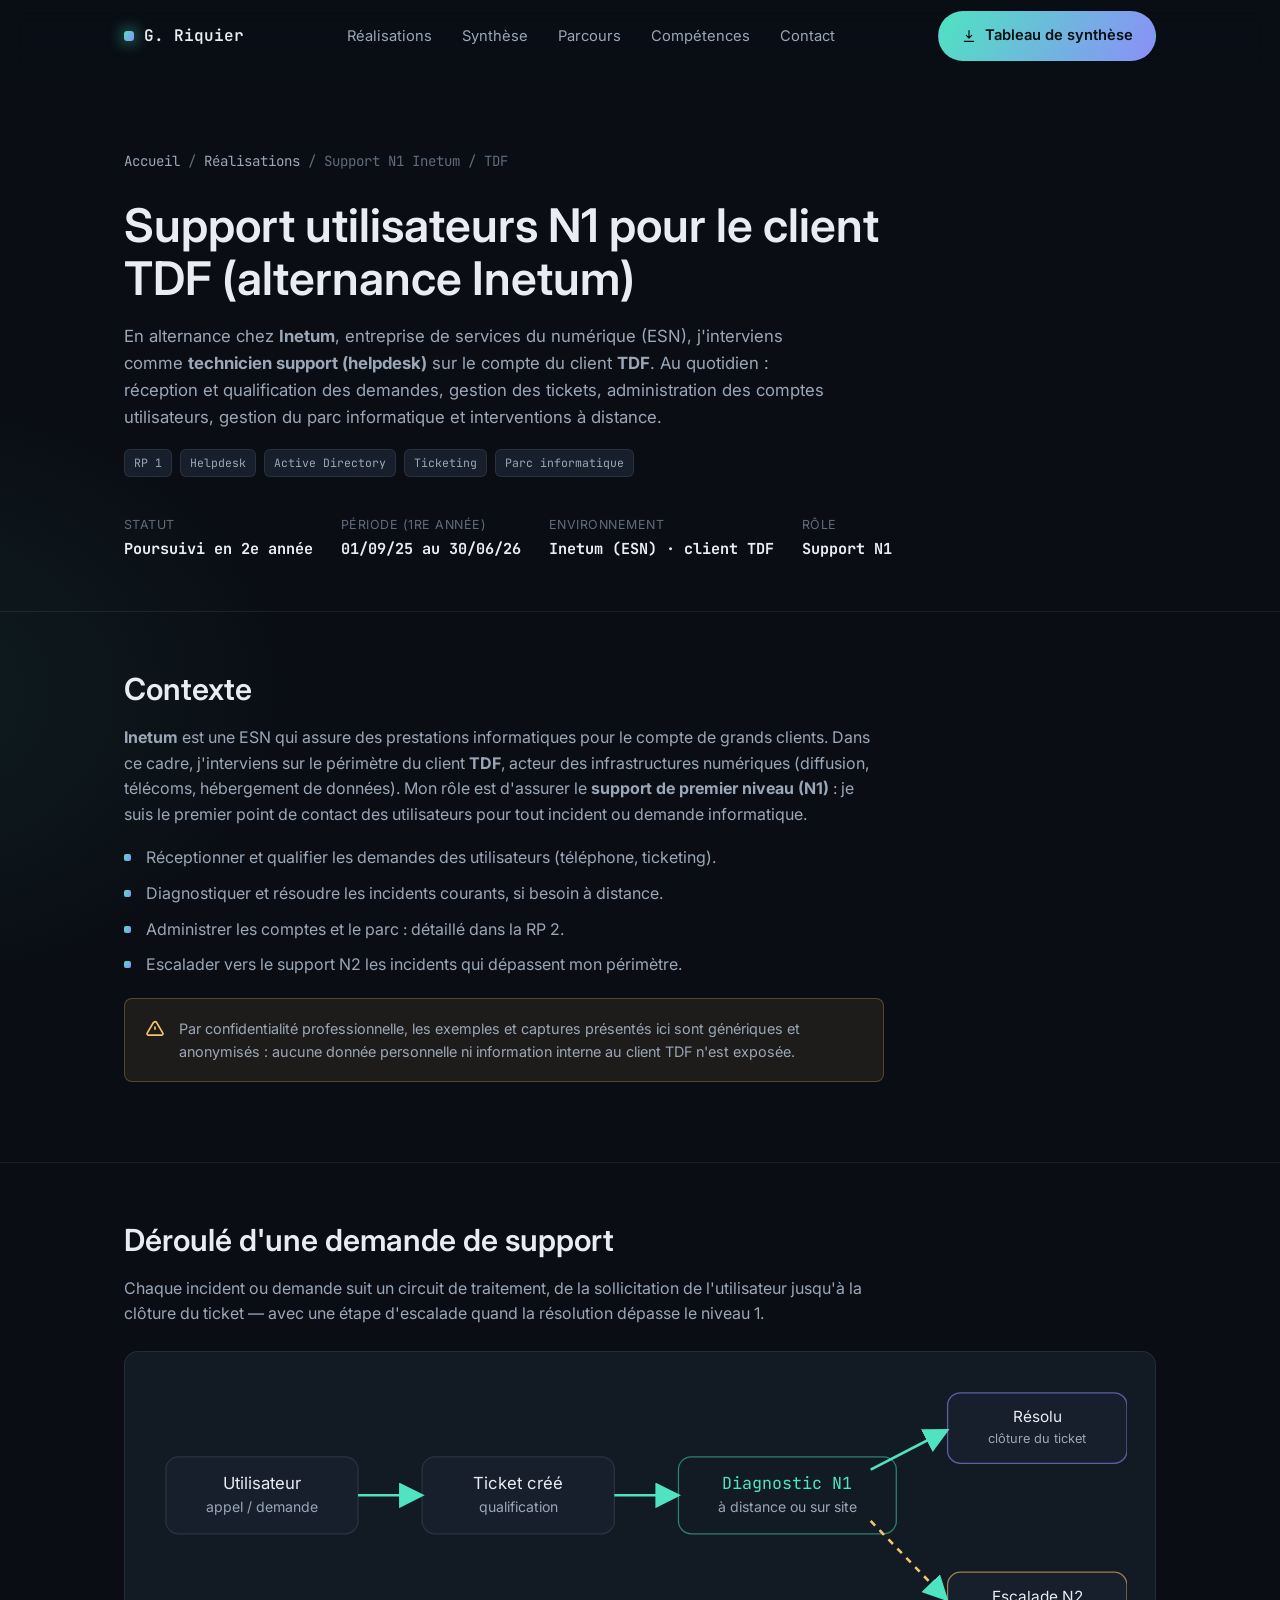
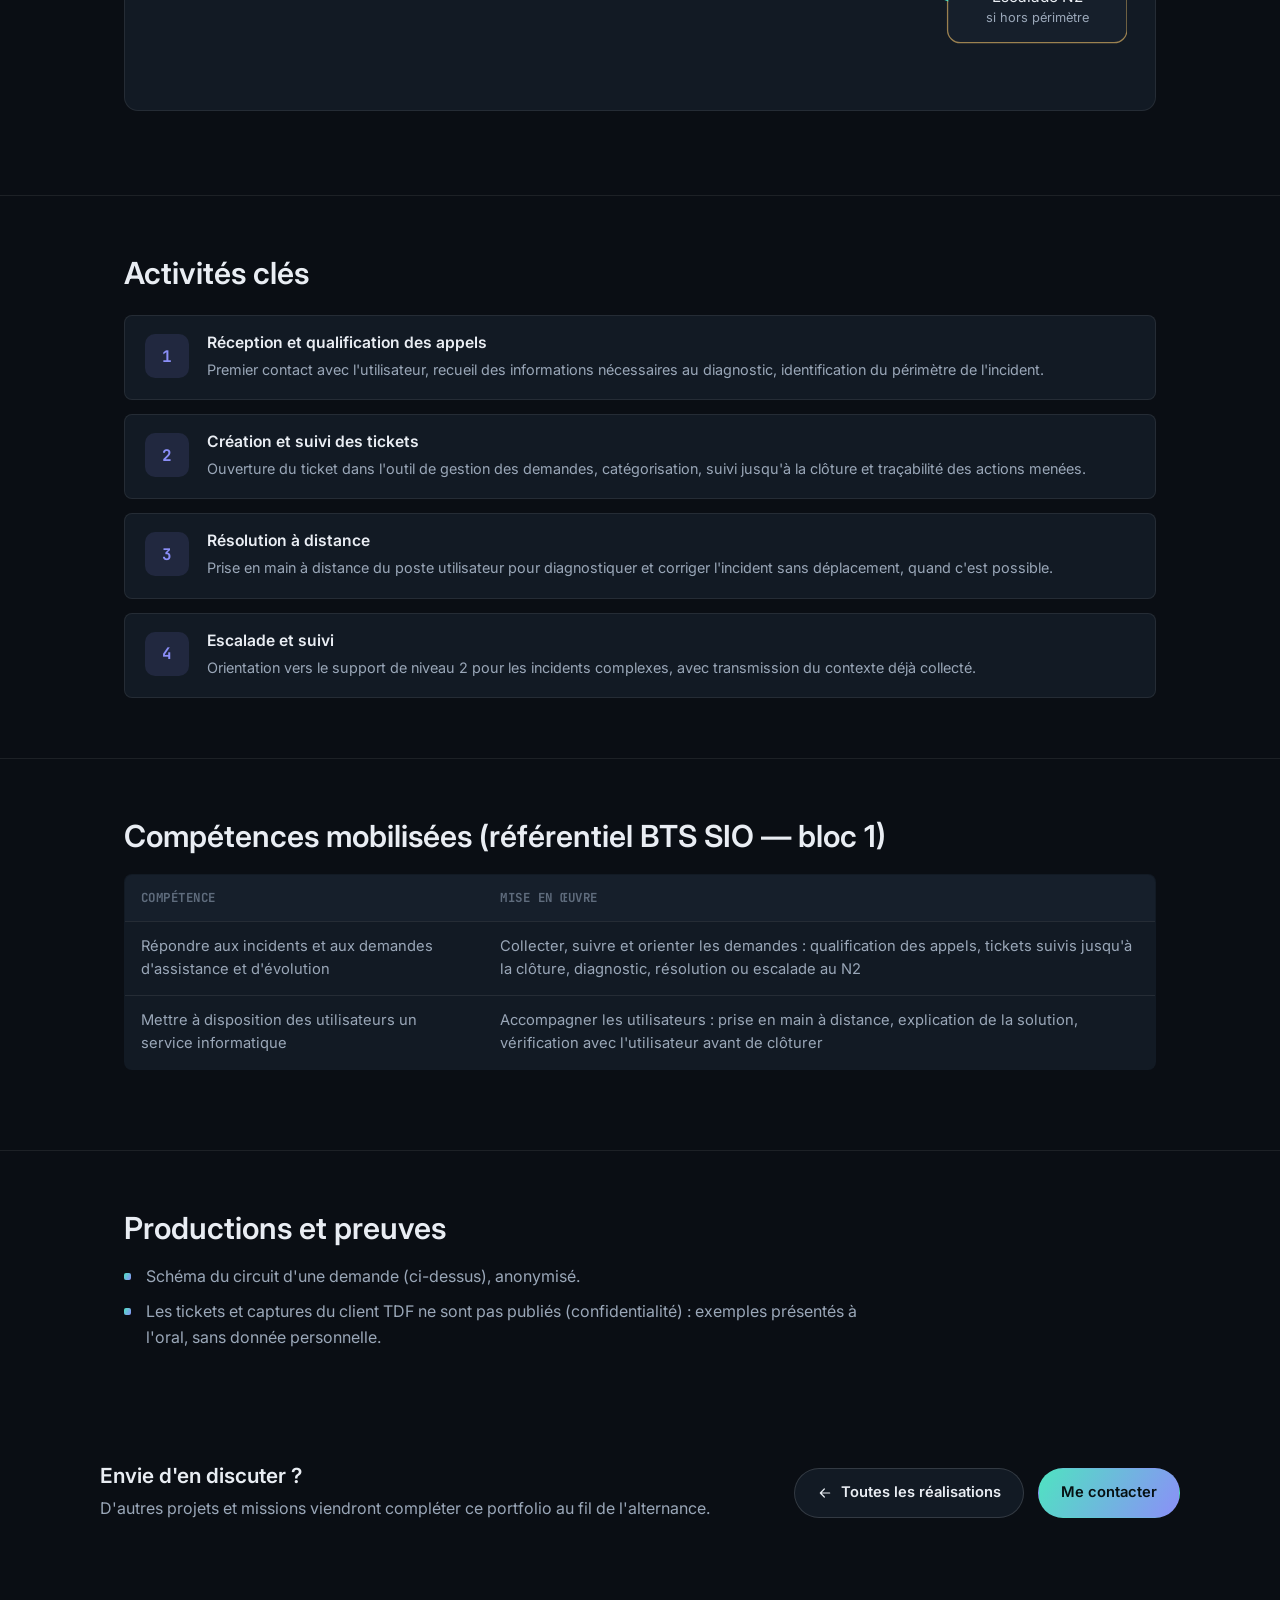
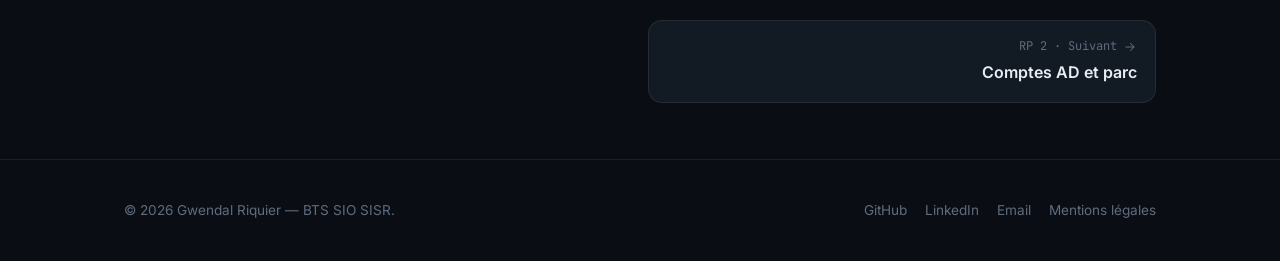
<file: projects/support-inetum-tdf.html>
<!doctype html>
<html lang="fr">
<head>
<meta charset="UTF-8">
<meta name="viewport" content="width=device-width, initial-scale=1.0">
<title>Support utilisateurs N1 pour le client TDF (Inetum) — Gwendal Riquier</title>
<meta name="theme-color" content="#ffffff">
<meta name="description" content="Étude de cas : alternance en ESN chez Inetum, support helpdesk pour le compte client TDF — tickets, Active Directory, parc informatique, assistance à distance.">
<link rel="icon" href="../assets/favicon.svg" type="image/svg+xml">
<link rel="preconnect" href="https://fonts.googleapis.com">
<link rel="preconnect" href="https://fonts.gstatic.com" crossorigin>
<link href="https://fonts.googleapis.com/css2?family=Inter:wght@400;500;600;650;700&family=JetBrains+Mono:wght@400;500&display=swap" rel="stylesheet">
<link rel="stylesheet" href="../css/style.css">
</head>
<body>

<nav class="navbar scrolled" id="navbar">
  <div class="container">
    <a href="../index.html" class="brand"><span class="dot"></span>G. Riquier<small>&nbsp;/ BTS SIO</small></a>
    <ul class="nav-links">
      <li><a href="../index.html#projects">Réalisations</a></li>
      <li><a href="../index.html#synthese">Synthèse</a></li>
      <li><a href="../index.html#parcours">Parcours</a></li>
      <li><a href="../index.html#skills">Compétences</a></li>
      <li><a href="../index.html#contact">Contact</a></li>
    </ul>
    <div class="nav-cta">
      <a href="../docs/tableau-synthese-E5-Gwendal-Riquier.xlsx" class="btn btn-primary" download><svg viewBox="0 0 24 24" fill="none" stroke="currentColor" stroke-width="1.8" stroke-linecap="round" stroke-linejoin="round" aria-hidden="true"><path d="M12 4v11m0 0-4-4m4 4 4-4M5 20h14"/></svg> Tableau de synthèse</a>
    </div>
    <button class="burger" id="burger" aria-label="Ouvrir le menu" aria-expanded="false" aria-controls="mobileMenu"><span></span><span></span><span></span></button>
  </div>
</nav>
<div class="mobile-menu" id="mobileMenu">
  <a href="../index.html#projects">Réalisations</a>
  <a href="../index.html#synthese">Synthèse</a>
  <a href="../index.html#parcours">Parcours</a>
  <a href="../index.html#skills">Compétences</a>
  <a href="../index.html#contact">Contact</a>
</div>

<header class="case-hero">
  <div class="container">
    <div class="breadcrumb">
      <a href="../index.html">Accueil</a> <span>/</span> <a href="../index.html#projects">Réalisations</a> <span>/</span> <span>Support N1 Inetum / TDF</span>
    </div>
    <h1>Support utilisateurs N1 pour le client TDF (alternance Inetum)</h1>
    <p class="summary">
      En alternance chez <b>Inetum</b>, entreprise de services du numérique (ESN), j'interviens comme
      <b>technicien support (helpdesk)</b> sur le compte du client <b>TDF</b>. Au quotidien : réception et
      qualification des demandes, gestion des tickets, administration des comptes utilisateurs,
      gestion du parc informatique et interventions à distance.
    </p>
    <div class="case-tags">
      <span class="tag">RP 1</span>
      <span class="tag">Helpdesk</span>
      <span class="tag">Active Directory</span>
      <span class="tag">Ticketing</span>
      <span class="tag">Parc informatique</span>
    </div>
    <div class="case-meta">
      <div class="m"><span>Statut</span><b>Poursuivi en 2e année</b></div>
      <div class="m"><span>Période (1re année)</span><b>01/09/25 au 30/06/26</b></div>
      <div class="m"><span>Environnement</span><b>Inetum (ESN) · client TDF</b></div>
      <div class="m"><span>Rôle</span><b>Support N1</b></div>
    </div>
  </div>
</header>

<!-- CONTEXTE -->
<section class="case-section">
  <div class="container">
    <h2>Contexte</h2>
    <p>
      <b>Inetum</b> est une ESN qui assure des prestations informatiques pour le compte de grands clients.
      Dans ce cadre, j'interviens sur le périmètre du client <b>TDF</b>, acteur des infrastructures
      numériques (diffusion, télécoms, hébergement de données). Mon rôle est d'assurer le
      <b>support de premier niveau (N1)</b> : je suis le premier point de contact des utilisateurs
      pour tout incident ou demande informatique.
    </p>
    <ul class="bullets">
      <li>Réceptionner et qualifier les demandes des utilisateurs (téléphone, ticketing).</li>
      <li>Diagnostiquer et résoudre les incidents courants, si besoin à distance.</li>
      <li>Administrer les comptes et le parc : détaillé dans la <a href="comptes-ad-parc-tdf.html">RP 2</a>.</li>
      <li>Escalader vers le support N2 les incidents qui dépassent mon périmètre.</li>
    </ul>
    <div class="callout">
      <svg viewBox="0 0 24 24" fill="none" stroke="currentColor" stroke-width="2"><path d="M12 9v4M12 17h.01M10.3 3.9 2.6 17a1.5 1.5 0 0 0 1.3 2.3h16.2a1.5 1.5 0 0 0 1.3-2.3L13.7 3.9a1.5 1.5 0 0 0-2.6 0Z"/></svg>
      <p>Par confidentialité professionnelle, les exemples et captures présentés ici sont génériques et
      anonymisés : aucune donnée personnelle ni information interne au client TDF n'est exposée.</p>
    </div>
  </div>
</section>

<!-- WORKFLOW -->
<section class="case-section">
  <div class="container">
    <h2>Déroulé d'une demande de support</h2>
    <p>
      Chaque incident ou demande suit un circuit de traitement, de la sollicitation de l'utilisateur
      jusqu'à la clôture du ticket — avec une étape d'escalade quand la résolution dépasse le niveau 1.
    </p>
    <div class="diagram-wrap">
      <svg viewBox="0 0 760 230" xmlns="http://www.w3.org/2000/svg" role="img" aria-label="Schéma du circuit de traitement d'un ticket support">
        <defs>
          <marker id="arrow2" markerWidth="10" markerHeight="10" refX="8" refY="5" orient="auto">
            <path d="M0,0 L10,5 L0,10 Z" fill="#4fe3c1"/>
          </marker>
        </defs>
        <rect x="10" y="60" width="150" height="60" rx="10" fill="#161f2b" stroke="#2a3340"/>
        <text x="85" y="85" fill="#e9edf3" font-size="13" font-family="Inter, sans-serif" text-anchor="middle">Utilisateur</text>
        <text x="85" y="103" fill="#9aa7b8" font-size="11" font-family="Inter, sans-serif" text-anchor="middle">appel / demande</text>

        <rect x="210" y="60" width="150" height="60" rx="10" fill="#161f2b" stroke="#2a3340"/>
        <text x="285" y="85" fill="#e9edf3" font-size="13" font-family="Inter, sans-serif" text-anchor="middle">Ticket créé</text>
        <text x="285" y="103" fill="#9aa7b8" font-size="11" font-family="Inter, sans-serif" text-anchor="middle">qualification</text>

        <rect x="410" y="60" width="170" height="60" rx="10" fill="#121a24" stroke="#4fe3c1" stroke-opacity="0.5"/>
        <text x="495" y="85" fill="#4fe3c1" font-size="13" font-family="JetBrains Mono, monospace" text-anchor="middle">Diagnostic N1</text>
        <text x="495" y="103" fill="#9aa7b8" font-size="11" font-family="Inter, sans-serif" text-anchor="middle">à distance ou sur site</text>

        <rect x="620" y="10" width="140" height="55" rx="10" fill="#161f2b" stroke="#8b8ff8" stroke-opacity="0.6"/>
        <text x="690" y="33" fill="#e9edf3" font-size="12" font-family="Inter, sans-serif" text-anchor="middle">Résolu</text>
        <text x="690" y="49" fill="#9aa7b8" font-size="10" font-family="Inter, sans-serif" text-anchor="middle">clôture du ticket</text>

        <rect x="620" y="150" width="140" height="55" rx="10" fill="#161f2b" stroke="#f5c56b" stroke-opacity="0.6"/>
        <text x="690" y="173" fill="#e9edf3" font-size="12" font-family="Inter, sans-serif" text-anchor="middle">Escalade N2</text>
        <text x="690" y="189" fill="#9aa7b8" font-size="10" font-family="Inter, sans-serif" text-anchor="middle">si hors périmètre</text>

        <line x1="160" y1="90" x2="208" y2="90" stroke="#4fe3c1" stroke-width="2" marker-end="url(#arrow2)"/>
        <line x1="360" y1="90" x2="408" y2="90" stroke="#4fe3c1" stroke-width="2" marker-end="url(#arrow2)"/>
        <line x1="560" y1="70" x2="618" y2="40" stroke="#4fe3c1" stroke-width="2" marker-end="url(#arrow2)"/>
        <line x1="560" y1="110" x2="618" y2="170" stroke="#f5c56b" stroke-width="2" stroke-dasharray="5 5" marker-end="url(#arrow2)"/>
      </svg>
    </div>
  </div>
</section>

<!-- ACTIVITES -->
<section class="case-section">
  <div class="container">
    <h2>Activités clés</h2>
    <div class="steps">
      <div class="step">
        <div class="num">1</div>
        <div><h3>Réception et qualification des appels</h3><p>Premier contact avec l'utilisateur, recueil des informations nécessaires au diagnostic, identification du périmètre de l'incident.</p></div>
      </div>
      <div class="step">
        <div class="num">2</div>
        <div><h3>Création et suivi des tickets</h3><p>Ouverture du ticket dans l'outil de gestion des demandes, catégorisation, suivi jusqu'à la clôture et traçabilité des actions menées.</p></div>
      </div>
      <div class="step">
        <div class="num">3</div>
        <div><h3>Résolution à distance</h3><p>Prise en main à distance du poste utilisateur pour diagnostiquer et corriger l'incident sans déplacement, quand c'est possible.</p></div>
      </div>
      <div class="step">
        <div class="num">4</div>
        <div><h3>Escalade et suivi</h3><p>Orientation vers le support de niveau 2 pour les incidents complexes, avec transmission du contexte déjà collecté.</p></div>
      </div>
    </div>
  </div>
</section>

<!-- COMPETENCES -->
<section class="case-section">
  <div class="container">
    <h2>Compétences mobilisées (référentiel BTS SIO — bloc 1)</h2>
    <div class="table-wrap">
      <table class="k">
        <thead><tr><th>Compétence</th><th>Mise en œuvre</th></tr></thead>
        <tbody>
          <tr><td>Répondre aux incidents et aux demandes d'assistance et d'évolution</td><td>Collecter, suivre et orienter les demandes : qualification des appels, tickets suivis jusqu'à la clôture, diagnostic, résolution ou escalade au N2</td></tr>
          <tr><td>Mettre à disposition des utilisateurs un service informatique</td><td>Accompagner les utilisateurs : prise en main à distance, explication de la solution, vérification avec l'utilisateur avant de clôturer</td></tr>
        </tbody>
      </table>
    </div>
  </div>
</section>

<!-- PREUVES -->
<section class="case-section proofs">
  <div class="container">
    <h2>Productions et preuves</h2>
    <ul class="bullets">
      <li>Schéma du circuit d'une demande (ci-dessus), anonymisé.</li>
      <li>Les tickets et captures du client TDF ne sont pas publiés (confidentialité) : exemples présentés à l'oral, sans donnée personnelle.</li>
    </ul>
  </div>
</section>

<div class="container case-cta">
  <div>
    <h2 style="font-size:1.3rem;margin-bottom:8px;">Envie d'en discuter ?</h2>
    <p style="color:var(--text-dim);">D'autres projets et missions viendront compléter ce portfolio au fil de l'alternance.</p>
  </div>
  <div style="display:flex;gap:14px;flex-wrap:wrap;">
    <a href="../index.html#projects" class="btn btn-ghost"><svg viewBox="0 0 24 24" fill="none" stroke="currentColor" stroke-width="1.8" stroke-linecap="round" stroke-linejoin="round" aria-hidden="true"><path d="M19 12H5m6-6-6 6 6 6"/></svg> Toutes les réalisations</a>
    <a href="../index.html#contact" class="btn btn-primary">Me contacter</a>
  </div>
</div>

<nav class="container rp-pager" aria-label="Réalisation précédente et suivante">
  <a class="next" href="comptes-ad-parc-tdf.html"><span>RP 2 · Suivant <svg viewBox="0 0 24 24" fill="none" stroke="currentColor" stroke-width="1.8" stroke-linecap="round" stroke-linejoin="round" aria-hidden="true"><path d="M5 12h14m-6-6 6 6-6 6"/></svg></span><b>Comptes AD et parc</b></a>
</nav>

<footer>
  <div class="container">
    <p>&copy; <span id="year"></span> Gwendal Riquier — BTS SIO SISR.</p>
    <div class="foot-links">
      <a href="https://github.com/Ttekka" target="_blank" rel="noopener">GitHub</a>
      <a href="https://www.linkedin.com/in/gwendal-riquier-06201535b/" target="_blank" rel="noopener">LinkedIn</a>
      <a href="mailto:riquiergwendal@gmail.com">Email</a>
      <a href="../mentions-legales.html">Mentions légales</a>
    </div>
  </div>
</footer>

<script src="../js/main.js"></script>
</body>
</html>
</file>
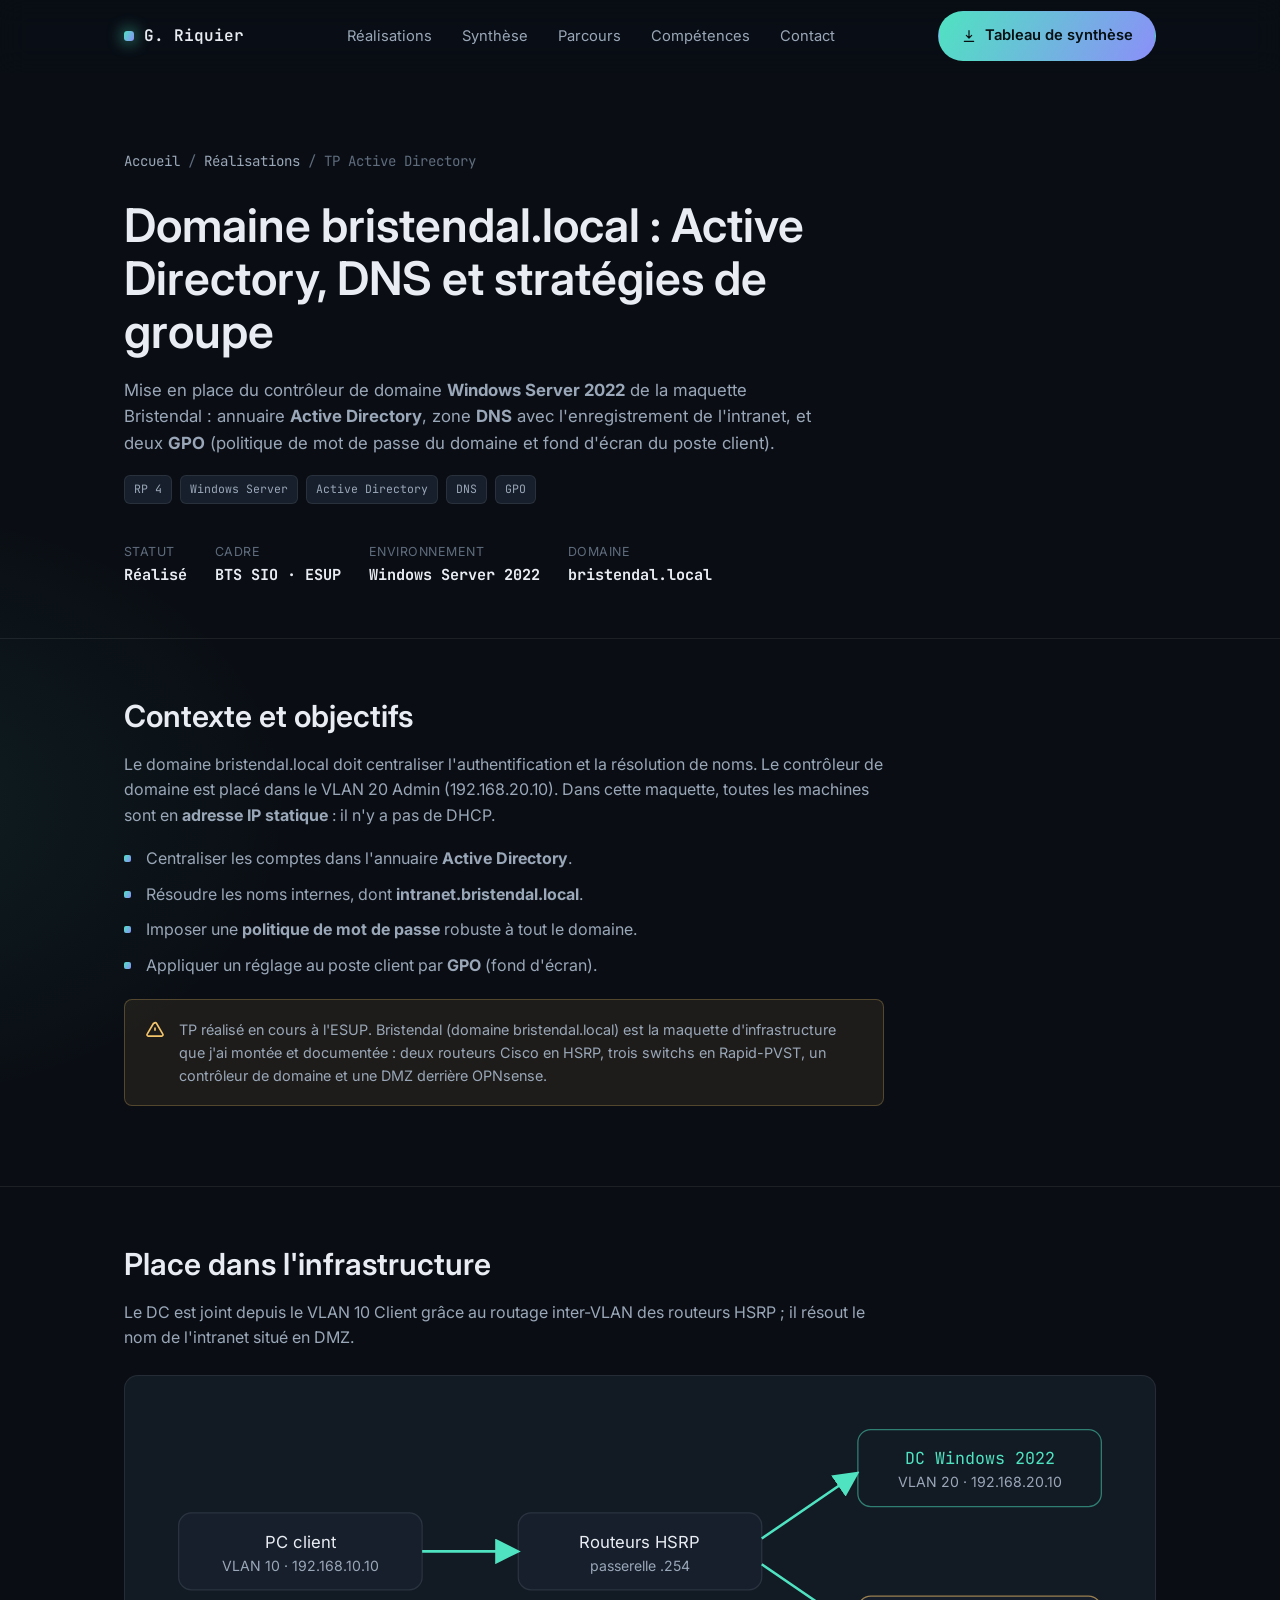
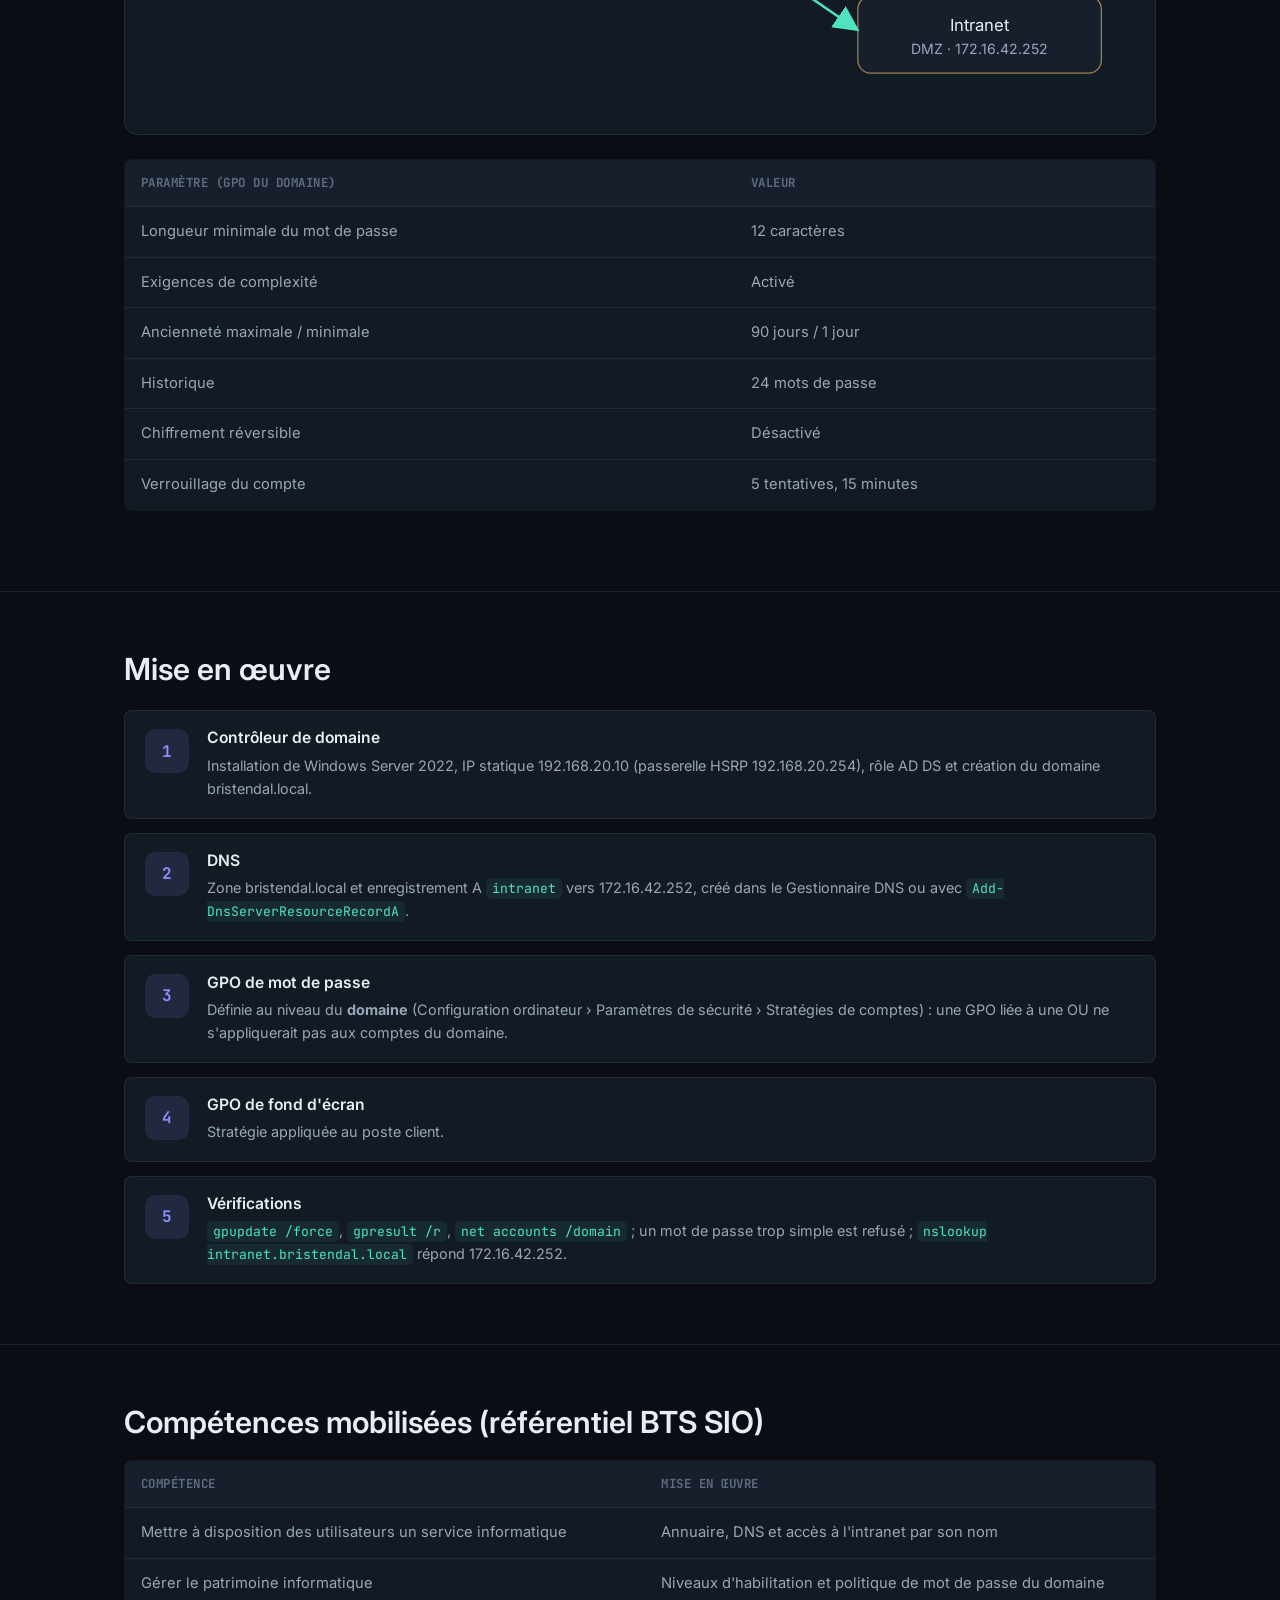
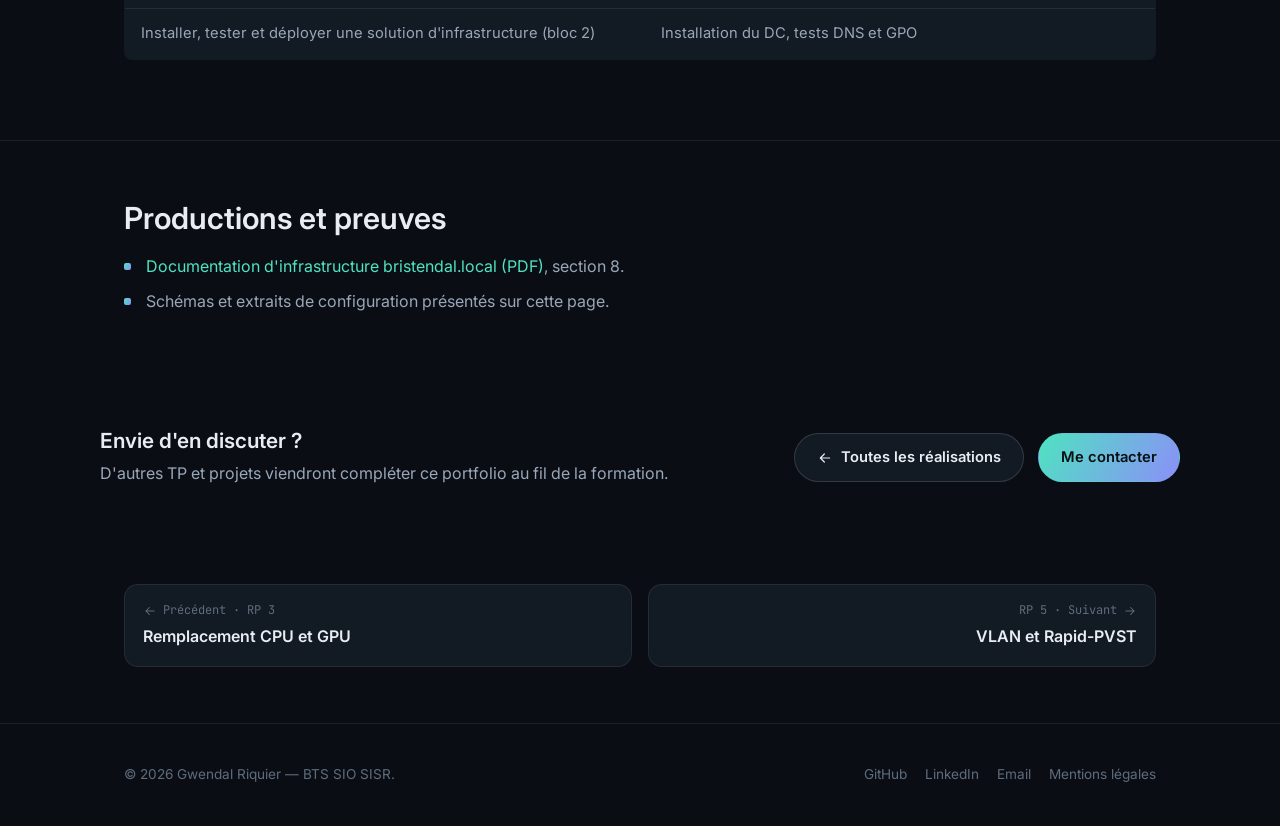
<file: projects/tp-active-directory.html>
<!doctype html>
<html lang="fr">
<head>
<meta charset="UTF-8">
<meta name="viewport" content="width=device-width, initial-scale=1.0">
<title>TP Active Directory, DNS et GPO — Gwendal Riquier</title>
<meta name="theme-color" content="#ffffff">
<meta name="description" content="TP BTS SIO SISR : domaine bristendal.local sur Windows Server 2022 — Active Directory, DNS et stratégies de groupe.">
<link rel="icon" href="../assets/favicon.svg" type="image/svg+xml">
<link rel="preconnect" href="https://fonts.googleapis.com">
<link rel="preconnect" href="https://fonts.gstatic.com" crossorigin>
<link href="https://fonts.googleapis.com/css2?family=Inter:wght@400;500;600;650;700&family=JetBrains+Mono:wght@400;500&display=swap" rel="stylesheet">
<link rel="stylesheet" href="../css/style.css">
</head>
<body>

<nav class="navbar scrolled" id="navbar">
  <div class="container">
    <a href="../index.html" class="brand"><span class="dot"></span>G. Riquier<small>&nbsp;/ BTS SIO</small></a>
    <ul class="nav-links">
      <li><a href="../index.html#projects">Réalisations</a></li>
      <li><a href="../index.html#synthese">Synthèse</a></li>
      <li><a href="../index.html#parcours">Parcours</a></li>
      <li><a href="../index.html#skills">Compétences</a></li>
      <li><a href="../index.html#contact">Contact</a></li>
    </ul>
    <div class="nav-cta">
      <a href="../docs/tableau-synthese-E5-Gwendal-Riquier.xlsx" class="btn btn-primary" download><svg viewBox="0 0 24 24" fill="none" stroke="currentColor" stroke-width="1.8" stroke-linecap="round" stroke-linejoin="round" aria-hidden="true"><path d="M12 4v11m0 0-4-4m4 4 4-4M5 20h14"/></svg> Tableau de synthèse</a>
    </div>
    <button class="burger" id="burger" aria-label="Ouvrir le menu" aria-expanded="false" aria-controls="mobileMenu"><span></span><span></span><span></span></button>
  </div>
</nav>
<div class="mobile-menu" id="mobileMenu">
  <a href="../index.html#projects">Réalisations</a>
  <a href="../index.html#synthese">Synthèse</a>
  <a href="../index.html#parcours">Parcours</a>
  <a href="../index.html#skills">Compétences</a>
  <a href="../index.html#contact">Contact</a>
</div>

<header class="case-hero">
  <div class="container">
    <div class="breadcrumb">
      <a href="../index.html">Accueil</a> <span>/</span> <a href="../index.html#projects">Réalisations</a> <span>/</span> <span>TP Active Directory</span>
    </div>
    <h1>Domaine bristendal.local : Active Directory, DNS et stratégies de groupe</h1>
    <p class="summary">
      Mise en place du contrôleur de domaine <b>Windows Server 2022</b> de la maquette Bristendal : annuaire <b>Active Directory</b>, zone <b>DNS</b> avec l'enregistrement de l'intranet, et deux <b>GPO</b> (politique de mot de passe du domaine et fond d'écran du poste client).
    </p>
    <div class="case-tags">
      <span class="tag">RP 4</span>
      <span class="tag">Windows Server</span>
      <span class="tag">Active Directory</span>
      <span class="tag">DNS</span>
      <span class="tag">GPO</span>
    </div>
    <div class="case-meta">
      <div class="m"><span>Statut</span><b>Réalisé</b></div>
      <div class="m"><span>Cadre</span><b>BTS SIO · ESUP</b></div>
      <div class="m"><span>Environnement</span><b>Windows Server 2022</b></div>
      <div class="m"><span>Domaine</span><b>bristendal.local</b></div>
    </div>
  </div>
</header>

<!-- CONTEXTE -->
<section class="case-section">
  <div class="container">
    <h2>Contexte et objectifs</h2>
    <p>
      Le domaine bristendal.local doit centraliser l'authentification et la résolution de noms. Le contrôleur de domaine est placé dans le VLAN 20 Admin (192.168.20.10). Dans cette maquette, toutes les machines sont en <b>adresse IP statique</b> : il n'y a pas de DHCP.
    </p>
    <ul class="bullets">
      <li>Centraliser les comptes dans l'annuaire <b>Active Directory</b>.</li>
      <li>Résoudre les noms internes, dont <b>intranet.bristendal.local</b>.</li>
      <li>Imposer une <b>politique de mot de passe</b> robuste à tout le domaine.</li>
      <li>Appliquer un réglage au poste client par <b>GPO</b> (fond d'écran).</li>
    </ul>
    <div class="callout">
      <svg viewBox="0 0 24 24" fill="none" stroke="currentColor" stroke-width="2"><path d="M12 9v4M12 17h.01M10.3 3.9 2.6 17a1.5 1.5 0 0 0 1.3 2.3h16.2a1.5 1.5 0 0 0 1.3-2.3L13.7 3.9a1.5 1.5 0 0 0-2.6 0Z"/></svg>
      <p>TP réalisé en cours à l'ESUP. Bristendal (domaine bristendal.local) est la maquette d'infrastructure que j'ai montée et documentée : deux routeurs Cisco en HSRP, trois switchs en Rapid-PVST, un contrôleur de domaine et une DMZ derrière OPNsense.</p>
    </div>
  </div>
</section>

<!-- ARCHITECTURE -->
<section class="case-section">
  <div class="container">
    <h2>Place dans l'infrastructure</h2>
    <p>Le DC est joint depuis le VLAN 10 Client grâce au routage inter-VLAN des routeurs HSRP ; il résout le nom de l'intranet situé en DMZ.</p>
    <div class="diagram-wrap">
      <svg viewBox="0 0 760 230" xmlns="http://www.w3.org/2000/svg" role="img" aria-label="Schéma du contrôleur de domaine dans la maquette"><defs><marker id="a" markerWidth="10" markerHeight="10" refX="8" refY="5" orient="auto"><path d="M0,0 L10,5 L0,10 Z" fill="#4fe3c1"/></marker></defs><rect x="20" y="85" width="190" height="60" rx="10" fill="#161f2b" stroke="#2a3340"/><text x="115.0" y="112.0" fill="#e9edf3" font-size="13" font-family="Inter, sans-serif" text-anchor="middle">PC client</text><text x="115.0" y="130.0" fill="#9aa7b8" font-size="11" font-family="Inter, sans-serif" text-anchor="middle">VLAN 10 · 192.168.10.10</text><rect x="285" y="85" width="190" height="60" rx="10" fill="#161f2b" stroke="#2a3340"/><text x="380.0" y="112.0" fill="#e9edf3" font-size="13" font-family="Inter, sans-serif" text-anchor="middle">Routeurs HSRP</text><text x="380.0" y="130.0" fill="#9aa7b8" font-size="11" font-family="Inter, sans-serif" text-anchor="middle">passerelle .254</text><rect x="550" y="20" width="190" height="60" rx="10" fill="#121a24" stroke="#4fe3c1" stroke-opacity="0.5"/><text x="645.0" y="47.0" fill="#4fe3c1" font-size="13" font-family="JetBrains Mono, monospace" text-anchor="middle">DC Windows 2022</text><text x="645.0" y="65.0" fill="#9aa7b8" font-size="11" font-family="Inter, sans-serif" text-anchor="middle">VLAN 20 · 192.168.20.10</text><rect x="550" y="150" width="190" height="60" rx="10" fill="#161f2b" stroke="#f5c56b" stroke-opacity="0.6"/><text x="645.0" y="177.0" fill="#e9edf3" font-size="13" font-family="Inter, sans-serif" text-anchor="middle">Intranet</text><text x="645.0" y="195.0" fill="#9aa7b8" font-size="11" font-family="Inter, sans-serif" text-anchor="middle">DMZ · 172.16.42.252</text><line x1="210" y1="115" x2="283" y2="115" stroke="#4fe3c1" stroke-width="2" marker-end="url(#a)"/><line x1="475" y1="105" x2="548" y2="55" stroke="#4fe3c1" stroke-width="2" marker-end="url(#a)"/><line x1="475" y1="125" x2="548" y2="175" stroke="#4fe3c1" stroke-width="2" marker-end="url(#a)"/></svg>
    </div>
    <div class="table-wrap" style="margin-top:20px;">
      <table class="k">
        <thead><tr><th>Paramètre (GPO du domaine)</th><th>Valeur</th></tr></thead>
        <tbody>
          <tr><td>Longueur minimale du mot de passe</td><td>12 caractères</td></tr>
          <tr><td>Exigences de complexité</td><td>Activé</td></tr>
          <tr><td>Ancienneté maximale / minimale</td><td>90 jours / 1 jour</td></tr>
          <tr><td>Historique</td><td>24 mots de passe</td></tr>
          <tr><td>Chiffrement réversible</td><td>Désactivé</td></tr>
          <tr><td>Verrouillage du compte</td><td>5 tentatives, 15 minutes</td></tr>
        </tbody>
      </table>
    </div>
  </div>
</section>

<!-- MISE EN OEUVRE -->
<section class="case-section">
  <div class="container">
    <h2>Mise en œuvre</h2>
    <div class="steps">
      <div class="step"><div class="num">1</div><div><h3>Contrôleur de domaine</h3><p>Installation de Windows Server 2022, IP statique 192.168.20.10 (passerelle HSRP 192.168.20.254), rôle AD DS et création du domaine bristendal.local.</p></div></div>
      <div class="step"><div class="num">2</div><div><h3>DNS</h3><p>Zone bristendal.local et enregistrement A <code>intranet</code> vers 172.16.42.252, créé dans le Gestionnaire DNS ou avec <code>Add-DnsServerResourceRecordA</code>.</p></div></div>
      <div class="step"><div class="num">3</div><div><h3>GPO de mot de passe</h3><p>Définie au niveau du <b>domaine</b> (Configuration ordinateur › Paramètres de sécurité › Stratégies de comptes) : une GPO liée à une OU ne s'appliquerait pas aux comptes du domaine.</p></div></div>
      <div class="step"><div class="num">4</div><div><h3>GPO de fond d'écran</h3><p>Stratégie appliquée au poste client.</p></div></div>
      <div class="step"><div class="num">5</div><div><h3>Vérifications</h3><p><code>gpupdate /force</code>, <code>gpresult /r</code>, <code>net accounts /domain</code> ; un mot de passe trop simple est refusé ; <code>nslookup intranet.bristendal.local</code> répond 172.16.42.252.</p></div></div>
    </div>
  </div>
</section>

<!-- COMPETENCES -->
<section class="case-section">
  <div class="container">
    <h2>Compétences mobilisées (référentiel BTS SIO)</h2>
    <div class="table-wrap">
      <table class="k">
        <thead><tr><th>Compétence</th><th>Mise en œuvre</th></tr></thead>
        <tbody>
          <tr><td>Mettre à disposition des utilisateurs un service informatique</td><td>Annuaire, DNS et accès à l'intranet par son nom</td></tr>
          <tr><td>Gérer le patrimoine informatique</td><td>Niveaux d'habilitation et politique de mot de passe du domaine</td></tr>
          <tr><td>Installer, tester et déployer une solution d'infrastructure (bloc 2)</td><td>Installation du DC, tests DNS et GPO</td></tr>
        </tbody>
      </table>
    </div>
  </div>
</section>

<!-- PREUVES -->
<section class="case-section proofs">
  <div class="container">
    <h2>Productions et preuves</h2>
    <ul class="bullets">
      <li><a href="../docs/documentation-infrastructure-bristendal.pdf" target="_blank" rel="noopener">Documentation d'infrastructure bristendal.local (PDF)</a>, section 8.</li>
      <li>Schémas et extraits de configuration présentés sur cette page.</li>
    </ul>
  </div>
</section>

<div class="container case-cta">
  <div>
    <h2 style="font-size:1.3rem;margin-bottom:8px;">Envie d'en discuter ?</h2>
    <p style="color:var(--text-dim);">D'autres TP et projets viendront compléter ce portfolio au fil de la formation.</p>
  </div>
  <div style="display:flex;gap:14px;flex-wrap:wrap;">
    <a href="../index.html#projects" class="btn btn-ghost"><svg viewBox="0 0 24 24" fill="none" stroke="currentColor" stroke-width="1.8" stroke-linecap="round" stroke-linejoin="round" aria-hidden="true"><path d="M19 12H5m6-6-6 6 6 6"/></svg> Toutes les réalisations</a>
    <a href="../index.html#contact" class="btn btn-primary">Me contacter</a>
  </div>
</div>

<nav class="container rp-pager" aria-label="Réalisation précédente et suivante">
  <a class="prev" href="changement-cpu-gpu.html"><span><svg viewBox="0 0 24 24" fill="none" stroke="currentColor" stroke-width="1.8" stroke-linecap="round" stroke-linejoin="round" aria-hidden="true"><path d="M19 12H5m6-6-6 6 6 6"/></svg> Précédent · RP 3</span><b>Remplacement CPU et GPU</b></a>
  <a class="next" href="tp-vlan.html"><span>RP 5 · Suivant <svg viewBox="0 0 24 24" fill="none" stroke="currentColor" stroke-width="1.8" stroke-linecap="round" stroke-linejoin="round" aria-hidden="true"><path d="M5 12h14m-6-6 6 6-6 6"/></svg></span><b>VLAN et Rapid-PVST</b></a>
</nav>

<footer>
  <div class="container">
    <p>&copy; <span id="year"></span> Gwendal Riquier — BTS SIO SISR.</p>
    <div class="foot-links">
      <a href="https://github.com/Ttekka" target="_blank" rel="noopener">GitHub</a>
      <a href="https://www.linkedin.com/in/gwendal-riquier-06201535b/" target="_blank" rel="noopener">LinkedIn</a>
      <a href="mailto:riquiergwendal@gmail.com">Email</a>
      <a href="../mentions-legales.html">Mentions légales</a>
    </div>
  </div>
</footer>

<script src="../js/main.js"></script>
</body>
</html>
</file>
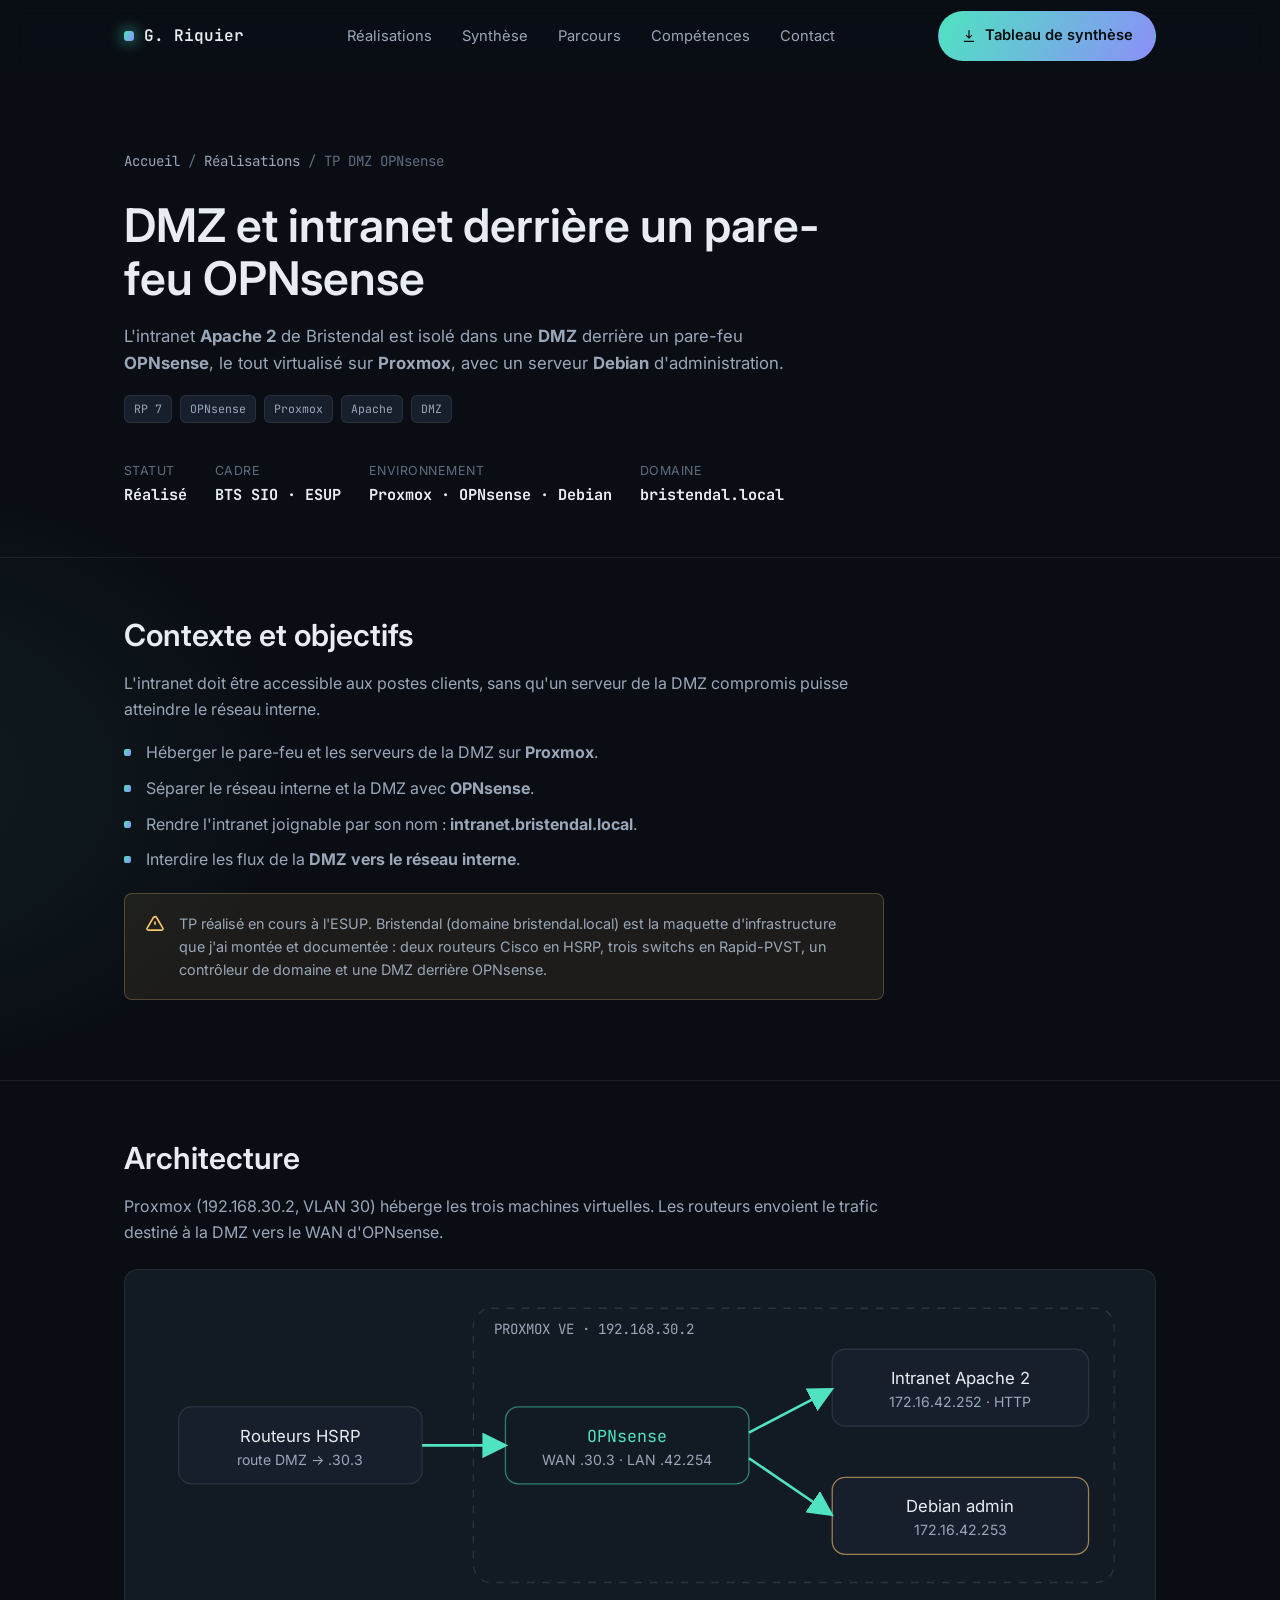
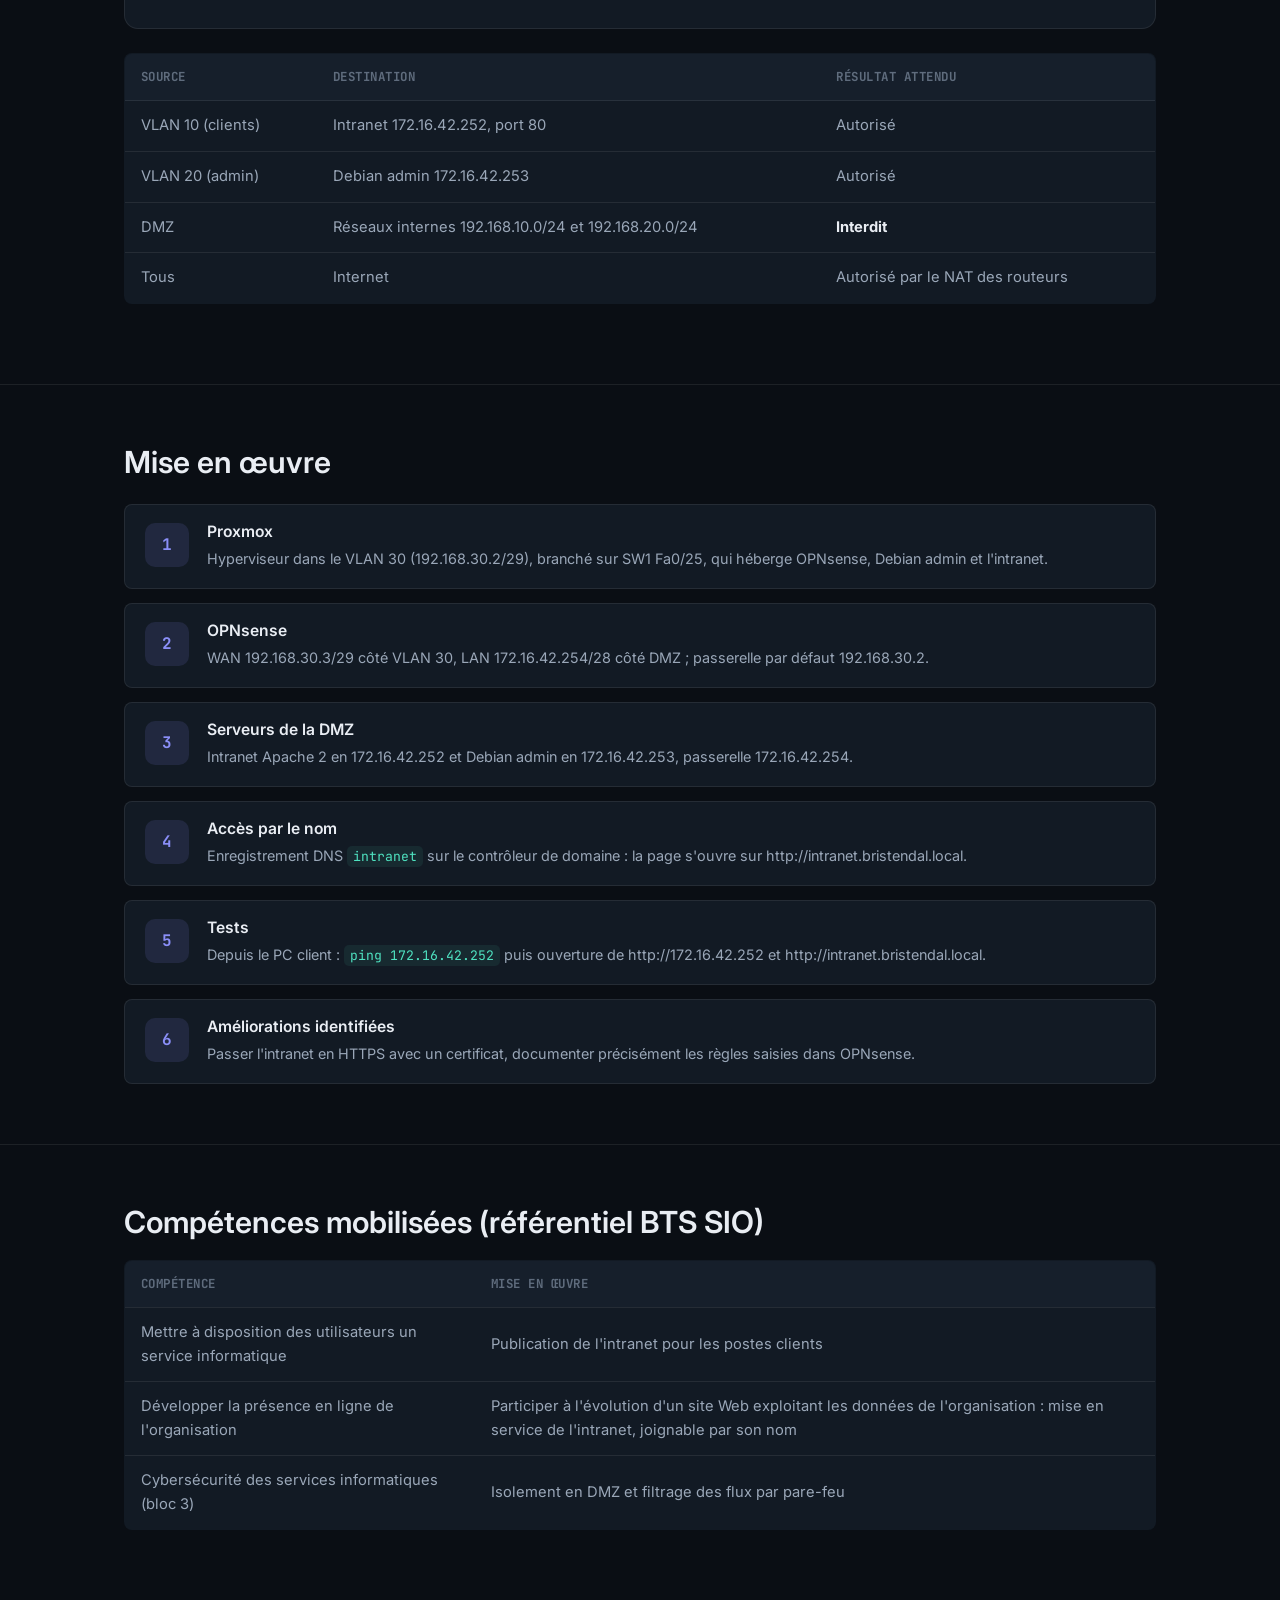
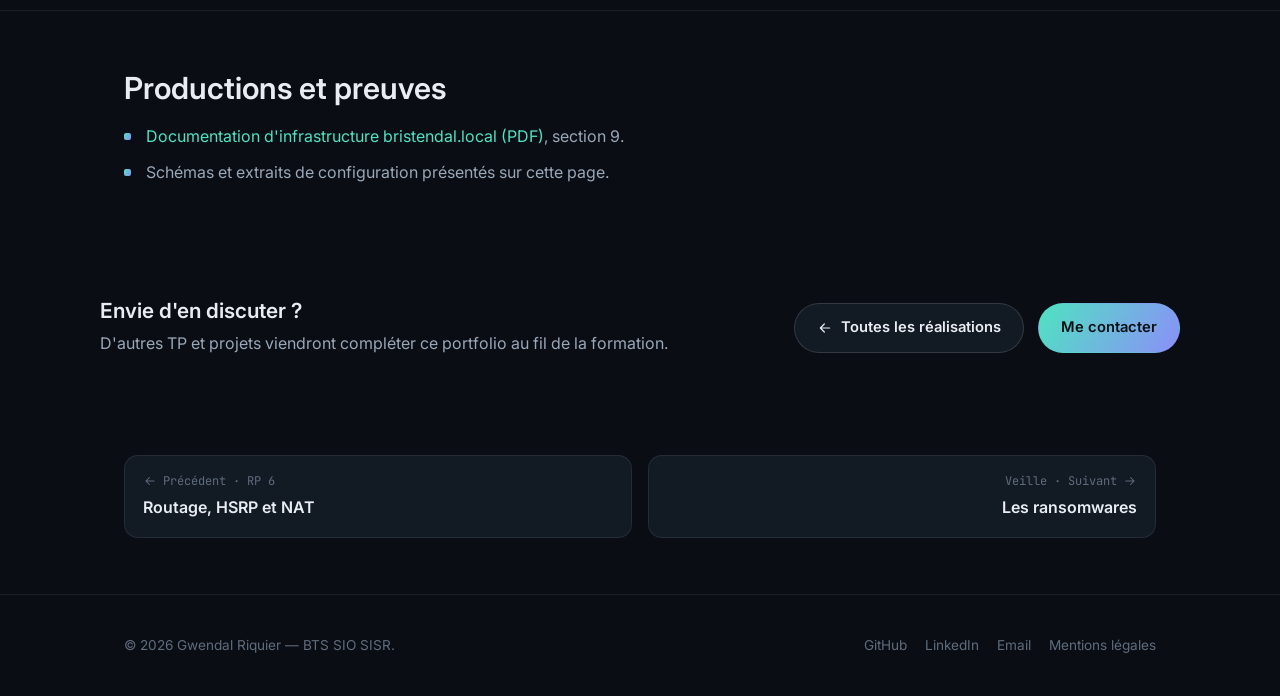
<file: projects/tp-dmz-opnsense.html>
<!doctype html>
<html lang="fr">
<head>
<meta charset="UTF-8">
<meta name="viewport" content="width=device-width, initial-scale=1.0">
<title>TP DMZ et intranet derrière OPNsense — Gwendal Riquier</title>
<meta name="theme-color" content="#ffffff">
<meta name="description" content="TP BTS SIO SISR : DMZ hébergée sur Proxmox, pare-feu OPNsense, intranet Apache 2 et serveur Debian d'administration.">
<link rel="icon" href="../assets/favicon.svg" type="image/svg+xml">
<link rel="preconnect" href="https://fonts.googleapis.com">
<link rel="preconnect" href="https://fonts.gstatic.com" crossorigin>
<link href="https://fonts.googleapis.com/css2?family=Inter:wght@400;500;600;650;700&family=JetBrains+Mono:wght@400;500&display=swap" rel="stylesheet">
<link rel="stylesheet" href="../css/style.css">
</head>
<body>

<nav class="navbar scrolled" id="navbar">
  <div class="container">
    <a href="../index.html" class="brand"><span class="dot"></span>G. Riquier<small>&nbsp;/ BTS SIO</small></a>
    <ul class="nav-links">
      <li><a href="../index.html#projects">Réalisations</a></li>
      <li><a href="../index.html#synthese">Synthèse</a></li>
      <li><a href="../index.html#parcours">Parcours</a></li>
      <li><a href="../index.html#skills">Compétences</a></li>
      <li><a href="../index.html#contact">Contact</a></li>
    </ul>
    <div class="nav-cta">
      <a href="../docs/tableau-synthese-E5-Gwendal-Riquier.xlsx" class="btn btn-primary" download><svg viewBox="0 0 24 24" fill="none" stroke="currentColor" stroke-width="1.8" stroke-linecap="round" stroke-linejoin="round" aria-hidden="true"><path d="M12 4v11m0 0-4-4m4 4 4-4M5 20h14"/></svg> Tableau de synthèse</a>
    </div>
    <button class="burger" id="burger" aria-label="Ouvrir le menu" aria-expanded="false" aria-controls="mobileMenu"><span></span><span></span><span></span></button>
  </div>
</nav>
<div class="mobile-menu" id="mobileMenu">
  <a href="../index.html#projects">Réalisations</a>
  <a href="../index.html#synthese">Synthèse</a>
  <a href="../index.html#parcours">Parcours</a>
  <a href="../index.html#skills">Compétences</a>
  <a href="../index.html#contact">Contact</a>
</div>

<header class="case-hero">
  <div class="container">
    <div class="breadcrumb">
      <a href="../index.html">Accueil</a> <span>/</span> <a href="../index.html#projects">Réalisations</a> <span>/</span> <span>TP DMZ OPNsense</span>
    </div>
    <h1>DMZ et intranet derrière un pare-feu OPNsense</h1>
    <p class="summary">
      L'intranet <b>Apache 2</b> de Bristendal est isolé dans une <b>DMZ</b> derrière un pare-feu <b>OPNsense</b>, le tout virtualisé sur <b>Proxmox</b>, avec un serveur <b>Debian</b> d'administration.
    </p>
    <div class="case-tags">
      <span class="tag">RP 7</span>
      <span class="tag">OPNsense</span>
      <span class="tag">Proxmox</span>
      <span class="tag">Apache</span>
      <span class="tag">DMZ</span>
    </div>
    <div class="case-meta">
      <div class="m"><span>Statut</span><b>Réalisé</b></div>
      <div class="m"><span>Cadre</span><b>BTS SIO · ESUP</b></div>
      <div class="m"><span>Environnement</span><b>Proxmox · OPNsense · Debian</b></div>
      <div class="m"><span>Domaine</span><b>bristendal.local</b></div>
    </div>
  </div>
</header>

<!-- CONTEXTE -->
<section class="case-section">
  <div class="container">
    <h2>Contexte et objectifs</h2>
    <p>
      L'intranet doit être accessible aux postes clients, sans qu'un serveur de la DMZ compromis puisse atteindre le réseau interne.
    </p>
    <ul class="bullets">
      <li>Héberger le pare-feu et les serveurs de la DMZ sur <b>Proxmox</b>.</li>
      <li>Séparer le réseau interne et la DMZ avec <b>OPNsense</b>.</li>
      <li>Rendre l'intranet joignable par son nom : <b>intranet.bristendal.local</b>.</li>
      <li>Interdire les flux de la <b>DMZ vers le réseau interne</b>.</li>
    </ul>
    <div class="callout">
      <svg viewBox="0 0 24 24" fill="none" stroke="currentColor" stroke-width="2"><path d="M12 9v4M12 17h.01M10.3 3.9 2.6 17a1.5 1.5 0 0 0 1.3 2.3h16.2a1.5 1.5 0 0 0 1.3-2.3L13.7 3.9a1.5 1.5 0 0 0-2.6 0Z"/></svg>
      <p>TP réalisé en cours à l'ESUP. Bristendal (domaine bristendal.local) est la maquette d'infrastructure que j'ai montée et documentée : deux routeurs Cisco en HSRP, trois switchs en Rapid-PVST, un contrôleur de domaine et une DMZ derrière OPNsense.</p>
    </div>
  </div>
</section>

<!-- ARCHITECTURE -->
<section class="case-section">
  <div class="container">
    <h2>Architecture</h2>
    <p>Proxmox (192.168.30.2, VLAN 30) héberge les trois machines virtuelles. Les routeurs envoient le trafic destiné à la DMZ vers le WAN d'OPNsense.</p>
    <div class="diagram-wrap">
      <svg viewBox="0 0 760 230" xmlns="http://www.w3.org/2000/svg" role="img" aria-label="Schéma de la DMZ derrière OPNsense"><defs><marker id="a" markerWidth="10" markerHeight="10" refX="8" refY="5" orient="auto"><path d="M0,0 L10,5 L0,10 Z" fill="#4fe3c1"/></marker></defs><rect x="250" y="8" width="500" height="214" rx="14" fill="none" stroke="#2a3340" stroke-dasharray="6 6"/><text x="266" y="28" fill="#9aa7b8" font-size="11" font-family="JetBrains Mono, monospace">PROXMOX VE · 192.168.30.2</text><rect x="20" y="85" width="190" height="60" rx="10" fill="#161f2b" stroke="#2a3340"/><text x="115.0" y="112.0" fill="#e9edf3" font-size="13" font-family="Inter, sans-serif" text-anchor="middle">Routeurs HSRP</text><text x="115.0" y="130.0" fill="#9aa7b8" font-size="11" font-family="Inter, sans-serif" text-anchor="middle">route DMZ → .30.3</text><rect x="275" y="85" width="190" height="60" rx="10" fill="#121a24" stroke="#4fe3c1" stroke-opacity="0.5"/><text x="370.0" y="112.0" fill="#4fe3c1" font-size="13" font-family="JetBrains Mono, monospace" text-anchor="middle">OPNsense</text><text x="370.0" y="130.0" fill="#9aa7b8" font-size="11" font-family="Inter, sans-serif" text-anchor="middle">WAN .30.3 · LAN .42.254</text><rect x="530" y="40" width="200" height="60" rx="10" fill="#161f2b" stroke="#2a3340"/><text x="630.0" y="67.0" fill="#e9edf3" font-size="13" font-family="Inter, sans-serif" text-anchor="middle">Intranet Apache 2</text><text x="630.0" y="85.0" fill="#9aa7b8" font-size="11" font-family="Inter, sans-serif" text-anchor="middle">172.16.42.252 · HTTP</text><rect x="530" y="140" width="200" height="60" rx="10" fill="#161f2b" stroke="#f5c56b" stroke-opacity="0.6"/><text x="630.0" y="167.0" fill="#e9edf3" font-size="13" font-family="Inter, sans-serif" text-anchor="middle">Debian admin</text><text x="630.0" y="185.0" fill="#9aa7b8" font-size="11" font-family="Inter, sans-serif" text-anchor="middle">172.16.42.253</text><line x1="210" y1="115" x2="273" y2="115" stroke="#4fe3c1" stroke-width="2" marker-end="url(#a)"/><line x1="465" y1="105" x2="528" y2="72" stroke="#4fe3c1" stroke-width="2" marker-end="url(#a)"/><line x1="465" y1="125" x2="528" y2="168" stroke="#4fe3c1" stroke-width="2" marker-end="url(#a)"/></svg>
    </div>
    <div class="table-wrap" style="margin-top:20px;">
      <table class="k">
        <thead><tr><th>Source</th><th>Destination</th><th>Résultat attendu</th></tr></thead>
        <tbody>
          <tr><td>VLAN 10 (clients)</td><td>Intranet 172.16.42.252, port 80</td><td>Autorisé</td></tr>
          <tr><td>VLAN 20 (admin)</td><td>Debian admin 172.16.42.253</td><td>Autorisé</td></tr>
          <tr><td>DMZ</td><td>Réseaux internes 192.168.10.0/24 et 192.168.20.0/24</td><td><b>Interdit</b></td></tr>
          <tr><td>Tous</td><td>Internet</td><td>Autorisé par le NAT des routeurs</td></tr>
        </tbody>
      </table>
    </div>
  </div>
</section>

<!-- MISE EN OEUVRE -->
<section class="case-section">
  <div class="container">
    <h2>Mise en œuvre</h2>
    <div class="steps">
      <div class="step"><div class="num">1</div><div><h3>Proxmox</h3><p>Hyperviseur dans le VLAN 30 (192.168.30.2/29), branché sur SW1 Fa0/25, qui héberge OPNsense, Debian admin et l'intranet.</p></div></div>
      <div class="step"><div class="num">2</div><div><h3>OPNsense</h3><p>WAN 192.168.30.3/29 côté VLAN 30, LAN 172.16.42.254/28 côté DMZ ; passerelle par défaut 192.168.30.2.</p></div></div>
      <div class="step"><div class="num">3</div><div><h3>Serveurs de la DMZ</h3><p>Intranet Apache 2 en 172.16.42.252 et Debian admin en 172.16.42.253, passerelle 172.16.42.254.</p></div></div>
      <div class="step"><div class="num">4</div><div><h3>Accès par le nom</h3><p>Enregistrement DNS <code>intranet</code> sur le contrôleur de domaine : la page s'ouvre sur http://intranet.bristendal.local.</p></div></div>
      <div class="step"><div class="num">5</div><div><h3>Tests</h3><p>Depuis le PC client : <code>ping 172.16.42.252</code> puis ouverture de http://172.16.42.252 et http://intranet.bristendal.local.</p></div></div>
      <div class="step"><div class="num">6</div><div><h3>Améliorations identifiées</h3><p>Passer l'intranet en HTTPS avec un certificat, documenter précisément les règles saisies dans OPNsense.</p></div></div>
    </div>
  </div>
</section>

<!-- COMPETENCES -->
<section class="case-section">
  <div class="container">
    <h2>Compétences mobilisées (référentiel BTS SIO)</h2>
    <div class="table-wrap">
      <table class="k">
        <thead><tr><th>Compétence</th><th>Mise en œuvre</th></tr></thead>
        <tbody>
          <tr><td>Mettre à disposition des utilisateurs un service informatique</td><td>Publication de l'intranet pour les postes clients</td></tr>
          <tr><td>Développer la présence en ligne de l'organisation</td><td>Participer à l'évolution d'un site Web exploitant les données de l'organisation : mise en service de l'intranet, joignable par son nom</td></tr>
          <tr><td>Cybersécurité des services informatiques (bloc 3)</td><td>Isolement en DMZ et filtrage des flux par pare-feu</td></tr>
        </tbody>
      </table>
    </div>
  </div>
</section>

<!-- PREUVES -->
<section class="case-section proofs">
  <div class="container">
    <h2>Productions et preuves</h2>
    <ul class="bullets">
      <li><a href="../docs/documentation-infrastructure-bristendal.pdf" target="_blank" rel="noopener">Documentation d'infrastructure bristendal.local (PDF)</a>, section 9.</li>
      <li>Schémas et extraits de configuration présentés sur cette page.</li>
    </ul>
  </div>
</section>

<div class="container case-cta">
  <div>
    <h2 style="font-size:1.3rem;margin-bottom:8px;">Envie d'en discuter ?</h2>
    <p style="color:var(--text-dim);">D'autres TP et projets viendront compléter ce portfolio au fil de la formation.</p>
  </div>
  <div style="display:flex;gap:14px;flex-wrap:wrap;">
    <a href="../index.html#projects" class="btn btn-ghost"><svg viewBox="0 0 24 24" fill="none" stroke="currentColor" stroke-width="1.8" stroke-linecap="round" stroke-linejoin="round" aria-hidden="true"><path d="M19 12H5m6-6-6 6 6 6"/></svg> Toutes les réalisations</a>
    <a href="../index.html#contact" class="btn btn-primary">Me contacter</a>
  </div>
</div>

<nav class="container rp-pager" aria-label="Réalisation précédente et suivante">
  <a class="prev" href="tp-hsrp-nat.html"><span><svg viewBox="0 0 24 24" fill="none" stroke="currentColor" stroke-width="1.8" stroke-linecap="round" stroke-linejoin="round" aria-hidden="true"><path d="M19 12H5m6-6-6 6 6 6"/></svg> Précédent · RP 6</span><b>Routage, HSRP et NAT</b></a>
  <a class="next" href="veille-ransomwares.html"><span>Veille · Suivant <svg viewBox="0 0 24 24" fill="none" stroke="currentColor" stroke-width="1.8" stroke-linecap="round" stroke-linejoin="round" aria-hidden="true"><path d="M5 12h14m-6-6 6 6-6 6"/></svg></span><b>Les ransomwares</b></a>
</nav>

<footer>
  <div class="container">
    <p>&copy; <span id="year"></span> Gwendal Riquier — BTS SIO SISR.</p>
    <div class="foot-links">
      <a href="https://github.com/Ttekka" target="_blank" rel="noopener">GitHub</a>
      <a href="https://www.linkedin.com/in/gwendal-riquier-06201535b/" target="_blank" rel="noopener">LinkedIn</a>
      <a href="mailto:riquiergwendal@gmail.com">Email</a>
      <a href="../mentions-legales.html">Mentions légales</a>
    </div>
  </div>
</footer>

<script src="../js/main.js"></script>
</body>
</html>
</file>
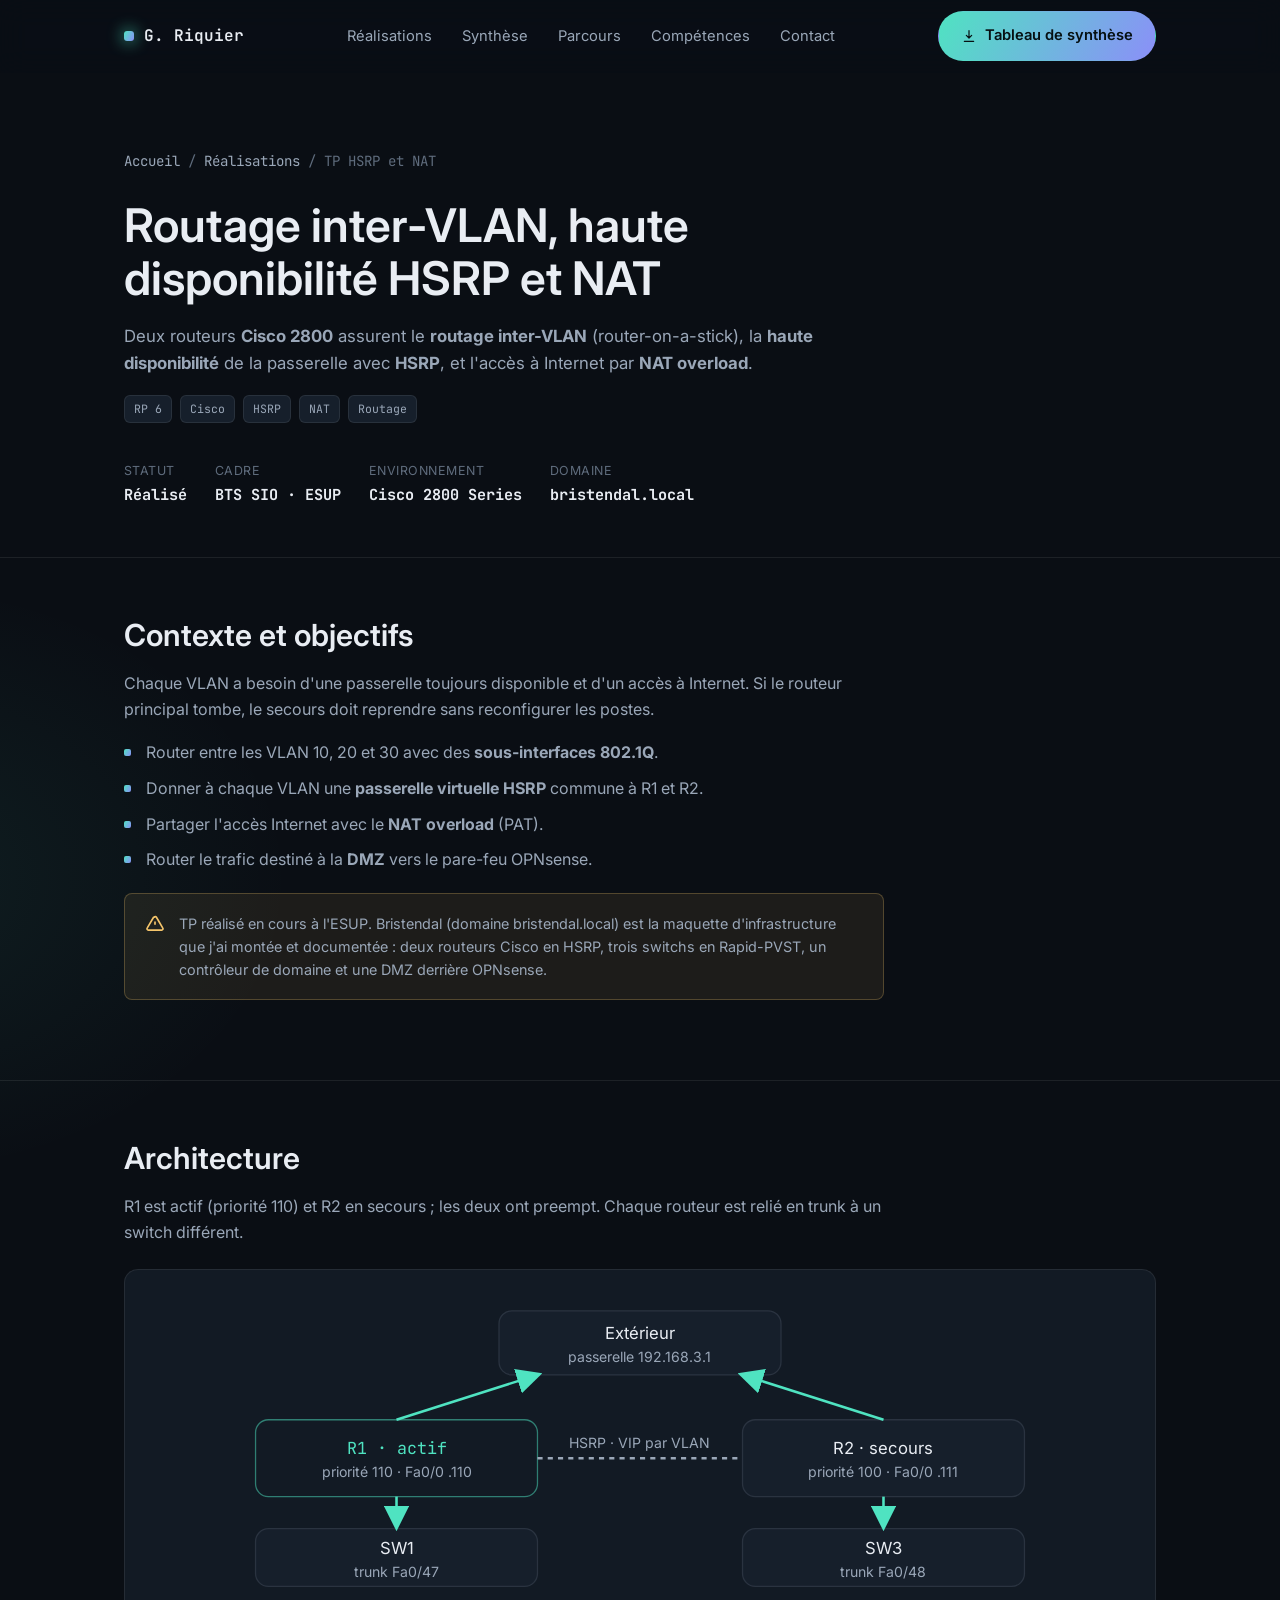
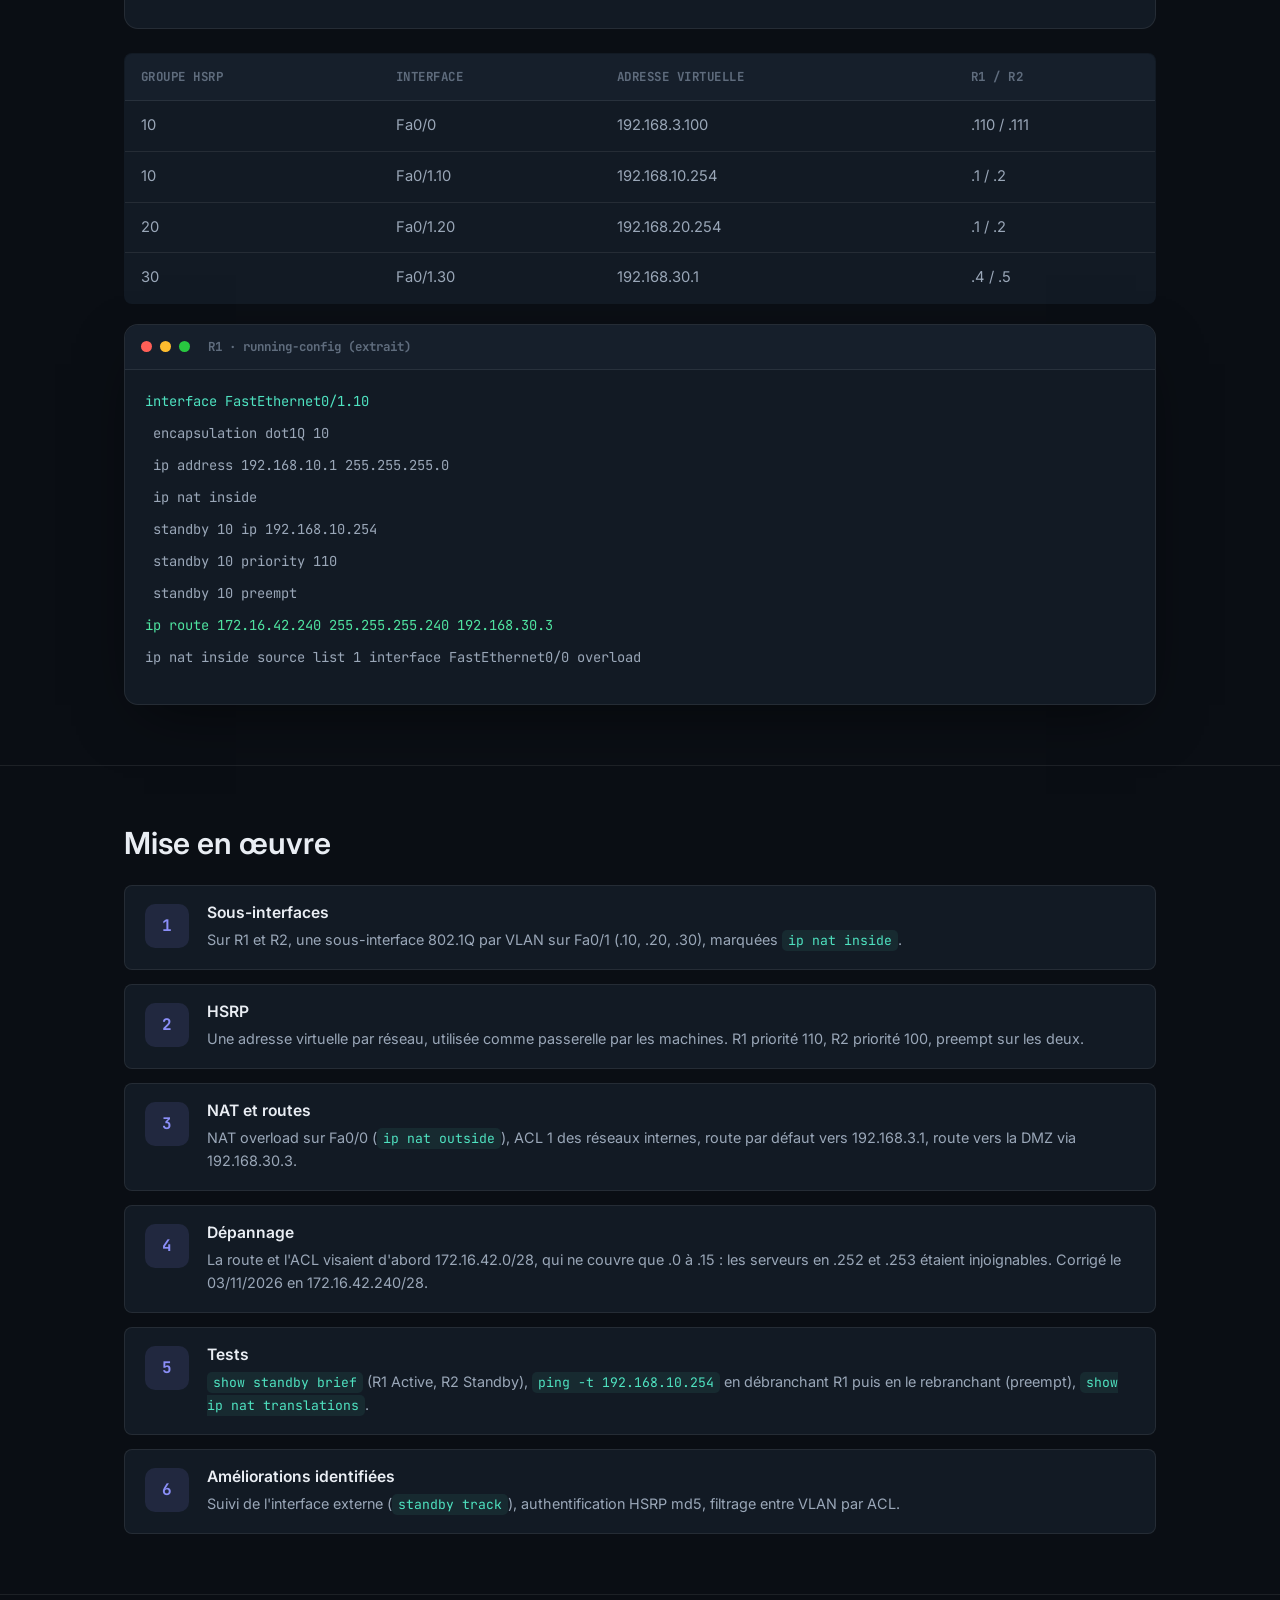
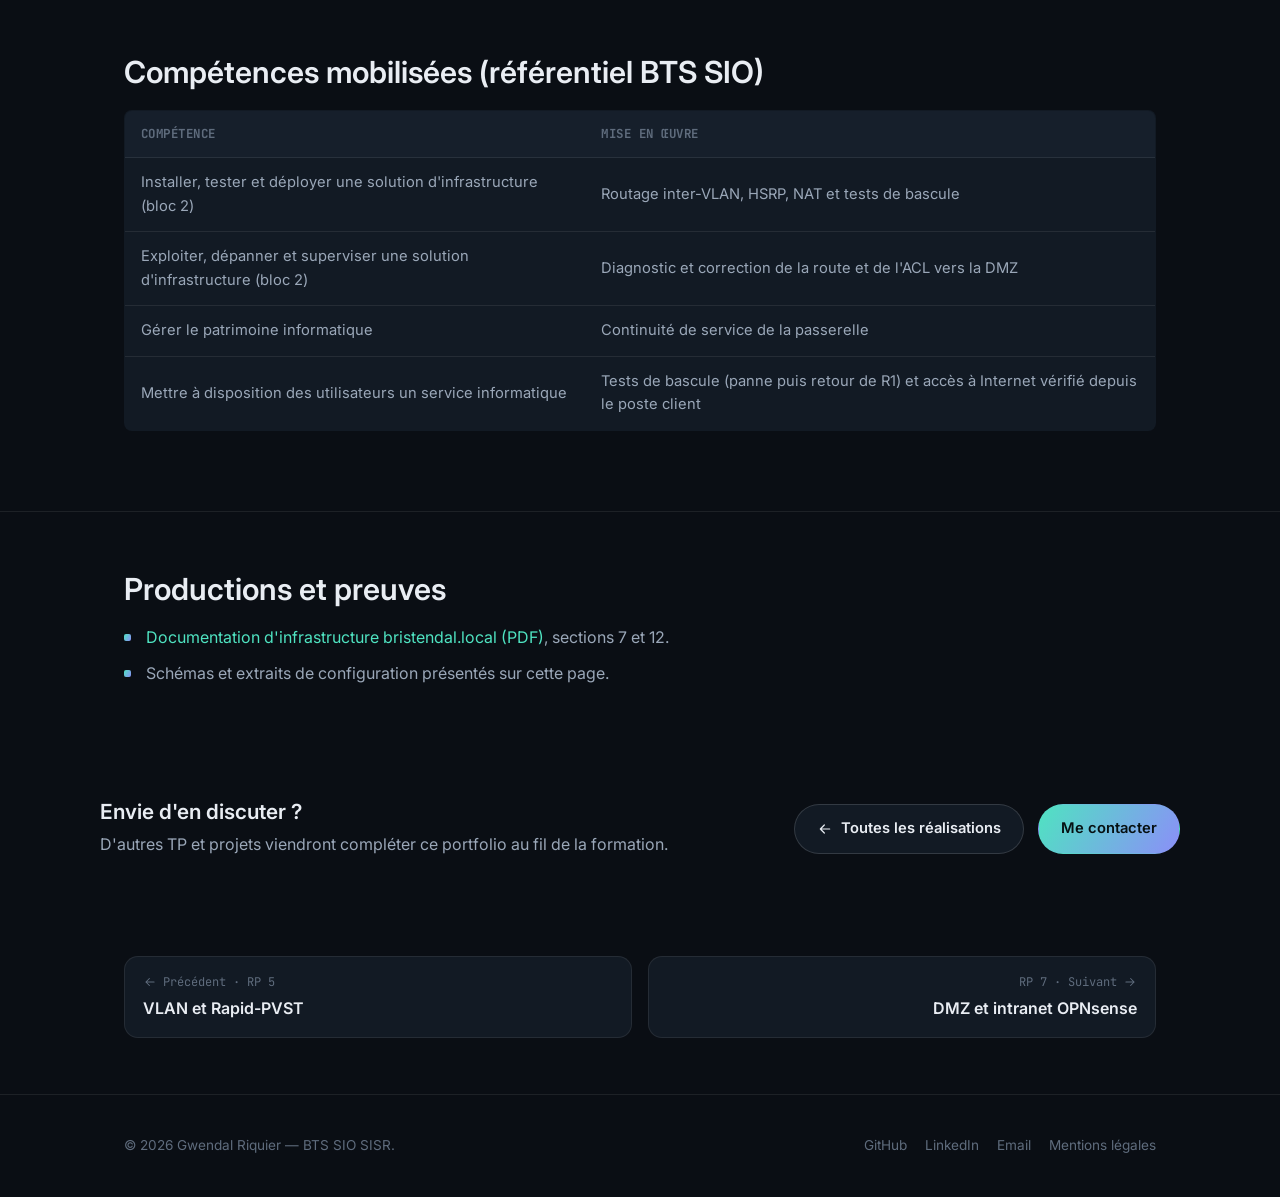
<file: projects/tp-hsrp-nat.html>
<!doctype html>
<html lang="fr">
<head>
<meta charset="UTF-8">
<meta name="viewport" content="width=device-width, initial-scale=1.0">
<title>TP Routage inter-VLAN, HSRP et NAT — Gwendal Riquier</title>
<meta name="theme-color" content="#ffffff">
<meta name="description" content="TP BTS SIO SISR : routage inter-VLAN router-on-a-stick, haute disponibilité HSRP et NAT overload sur deux routeurs Cisco 2800.">
<link rel="icon" href="../assets/favicon.svg" type="image/svg+xml">
<link rel="preconnect" href="https://fonts.googleapis.com">
<link rel="preconnect" href="https://fonts.gstatic.com" crossorigin>
<link href="https://fonts.googleapis.com/css2?family=Inter:wght@400;500;600;650;700&family=JetBrains+Mono:wght@400;500&display=swap" rel="stylesheet">
<link rel="stylesheet" href="../css/style.css">
</head>
<body>

<nav class="navbar scrolled" id="navbar">
  <div class="container">
    <a href="../index.html" class="brand"><span class="dot"></span>G. Riquier<small>&nbsp;/ BTS SIO</small></a>
    <ul class="nav-links">
      <li><a href="../index.html#projects">Réalisations</a></li>
      <li><a href="../index.html#synthese">Synthèse</a></li>
      <li><a href="../index.html#parcours">Parcours</a></li>
      <li><a href="../index.html#skills">Compétences</a></li>
      <li><a href="../index.html#contact">Contact</a></li>
    </ul>
    <div class="nav-cta">
      <a href="../docs/tableau-synthese-E5-Gwendal-Riquier.xlsx" class="btn btn-primary" download><svg viewBox="0 0 24 24" fill="none" stroke="currentColor" stroke-width="1.8" stroke-linecap="round" stroke-linejoin="round" aria-hidden="true"><path d="M12 4v11m0 0-4-4m4 4 4-4M5 20h14"/></svg> Tableau de synthèse</a>
    </div>
    <button class="burger" id="burger" aria-label="Ouvrir le menu" aria-expanded="false" aria-controls="mobileMenu"><span></span><span></span><span></span></button>
  </div>
</nav>
<div class="mobile-menu" id="mobileMenu">
  <a href="../index.html#projects">Réalisations</a>
  <a href="../index.html#synthese">Synthèse</a>
  <a href="../index.html#parcours">Parcours</a>
  <a href="../index.html#skills">Compétences</a>
  <a href="../index.html#contact">Contact</a>
</div>

<header class="case-hero">
  <div class="container">
    <div class="breadcrumb">
      <a href="../index.html">Accueil</a> <span>/</span> <a href="../index.html#projects">Réalisations</a> <span>/</span> <span>TP HSRP et NAT</span>
    </div>
    <h1>Routage inter-VLAN, haute disponibilité HSRP et NAT</h1>
    <p class="summary">
      Deux routeurs <b>Cisco 2800</b> assurent le <b>routage inter-VLAN</b> (router-on-a-stick), la <b>haute disponibilité</b> de la passerelle avec <b>HSRP</b>, et l'accès à Internet par <b>NAT overload</b>.
    </p>
    <div class="case-tags">
      <span class="tag">RP 6</span>
      <span class="tag">Cisco</span>
      <span class="tag">HSRP</span>
      <span class="tag">NAT</span>
      <span class="tag">Routage</span>
    </div>
    <div class="case-meta">
      <div class="m"><span>Statut</span><b>Réalisé</b></div>
      <div class="m"><span>Cadre</span><b>BTS SIO · ESUP</b></div>
      <div class="m"><span>Environnement</span><b>Cisco 2800 Series</b></div>
      <div class="m"><span>Domaine</span><b>bristendal.local</b></div>
    </div>
  </div>
</header>

<!-- CONTEXTE -->
<section class="case-section">
  <div class="container">
    <h2>Contexte et objectifs</h2>
    <p>
      Chaque VLAN a besoin d'une passerelle toujours disponible et d'un accès à Internet. Si le routeur principal tombe, le secours doit reprendre sans reconfigurer les postes.
    </p>
    <ul class="bullets">
      <li>Router entre les VLAN 10, 20 et 30 avec des <b>sous-interfaces 802.1Q</b>.</li>
      <li>Donner à chaque VLAN une <b>passerelle virtuelle HSRP</b> commune à R1 et R2.</li>
      <li>Partager l'accès Internet avec le <b>NAT overload</b> (PAT).</li>
      <li>Router le trafic destiné à la <b>DMZ</b> vers le pare-feu OPNsense.</li>
    </ul>
    <div class="callout">
      <svg viewBox="0 0 24 24" fill="none" stroke="currentColor" stroke-width="2"><path d="M12 9v4M12 17h.01M10.3 3.9 2.6 17a1.5 1.5 0 0 0 1.3 2.3h16.2a1.5 1.5 0 0 0 1.3-2.3L13.7 3.9a1.5 1.5 0 0 0-2.6 0Z"/></svg>
      <p>TP réalisé en cours à l'ESUP. Bristendal (domaine bristendal.local) est la maquette d'infrastructure que j'ai montée et documentée : deux routeurs Cisco en HSRP, trois switchs en Rapid-PVST, un contrôleur de domaine et une DMZ derrière OPNsense.</p>
    </div>
  </div>
</section>

<!-- ARCHITECTURE -->
<section class="case-section">
  <div class="container">
    <h2>Architecture</h2>
    <p>R1 est actif (priorité 110) et R2 en secours ; les deux ont preempt. Chaque routeur est relié en trunk à un switch différent.</p>
    <div class="diagram-wrap">
      <svg viewBox="0 0 760 230" xmlns="http://www.w3.org/2000/svg" role="img" aria-label="Schéma des deux routeurs HSRP"><defs><marker id="a" markerWidth="10" markerHeight="10" refX="8" refY="5" orient="auto"><path d="M0,0 L10,5 L0,10 Z" fill="#4fe3c1"/></marker></defs><rect x="270" y="10" width="220" height="50" rx="10" fill="#161f2b" stroke="#2a3340"/><text x="380.0" y="32.0" fill="#e9edf3" font-size="13" font-family="Inter, sans-serif" text-anchor="middle">Extérieur</text><text x="380.0" y="50.0" fill="#9aa7b8" font-size="11" font-family="Inter, sans-serif" text-anchor="middle">passerelle 192.168.3.1</text><rect x="80" y="95" width="220" height="60" rx="10" fill="#121a24" stroke="#4fe3c1" stroke-opacity="0.5"/><text x="190.0" y="122.0" fill="#4fe3c1" font-size="13" font-family="JetBrains Mono, monospace" text-anchor="middle">R1 · actif</text><text x="190.0" y="140.0" fill="#9aa7b8" font-size="11" font-family="Inter, sans-serif" text-anchor="middle">priorité 110 · Fa0/0 .110</text><rect x="460" y="95" width="220" height="60" rx="10" fill="#161f2b" stroke="#2a3340"/><text x="570.0" y="122.0" fill="#e9edf3" font-size="13" font-family="Inter, sans-serif" text-anchor="middle">R2 · secours</text><text x="570.0" y="140.0" fill="#9aa7b8" font-size="11" font-family="Inter, sans-serif" text-anchor="middle">priorité 100 · Fa0/0 .111</text><line x1="300" y1="125" x2="460" y2="125" stroke="#9aa7b8" stroke-width="2" stroke-dasharray="4 4"/><text x="380" y="117" fill="#9aa7b8" font-size="11" font-family="Inter, sans-serif" text-anchor="middle">HSRP · VIP par VLAN</text><rect x="80" y="180" width="220" height="45" rx="10" fill="#161f2b" stroke="#2a3340"/><text x="190.0" y="199.5" fill="#e9edf3" font-size="13" font-family="Inter, sans-serif" text-anchor="middle">SW1</text><text x="190.0" y="217.5" fill="#9aa7b8" font-size="11" font-family="Inter, sans-serif" text-anchor="middle">trunk Fa0/47</text><rect x="460" y="180" width="220" height="45" rx="10" fill="#161f2b" stroke="#2a3340"/><text x="570.0" y="199.5" fill="#e9edf3" font-size="13" font-family="Inter, sans-serif" text-anchor="middle">SW3</text><text x="570.0" y="217.5" fill="#9aa7b8" font-size="11" font-family="Inter, sans-serif" text-anchor="middle">trunk Fa0/48</text><line x1="190" y1="95" x2="300" y2="60" stroke="#4fe3c1" stroke-width="2" marker-end="url(#a)"/><line x1="570" y1="95" x2="460" y2="60" stroke="#4fe3c1" stroke-width="2" marker-end="url(#a)"/><line x1="190" y1="155" x2="190" y2="178" stroke="#4fe3c1" stroke-width="2" marker-end="url(#a)"/><line x1="570" y1="155" x2="570" y2="178" stroke="#4fe3c1" stroke-width="2" marker-end="url(#a)"/></svg>
    </div>
    <div class="table-wrap" style="margin-top:20px;">
      <table class="k">
        <thead><tr><th>Groupe HSRP</th><th>Interface</th><th>Adresse virtuelle</th><th>R1 / R2</th></tr></thead>
        <tbody>
          <tr><td>10</td><td>Fa0/0</td><td>192.168.3.100</td><td>.110 / .111</td></tr>
          <tr><td>10</td><td>Fa0/1.10</td><td>192.168.10.254</td><td>.1 / .2</td></tr>
          <tr><td>20</td><td>Fa0/1.20</td><td>192.168.20.254</td><td>.1 / .2</td></tr>
          <tr><td>30</td><td>Fa0/1.30</td><td>192.168.30.1</td><td>.4 / .5</td></tr>
        </tbody>
      </table>
    </div>
    <div class="terminal" style="margin-top:20px;">
      <div class="terminal-bar"><span></span><span></span><span></span><b>R1 · running-config (extrait)</b></div>
      <div class="terminal-body" style="min-height:0;">
        <div class="line"><span class="prompt">interface FastEthernet0/1.10</span></div>
        <div class="line">&#160;encapsulation dot1Q 10</div>
        <div class="line">&#160;ip address 192.168.10.1 255.255.255.0</div>
        <div class="line">&#160;ip nat inside</div>
        <div class="line">&#160;standby 10 ip 192.168.10.254</div>
        <div class="line">&#160;standby 10 priority 110</div>
        <div class="line">&#160;standby 10 preempt</div>
        <div class="line"><span class="ok">ip route 172.16.42.240 255.255.255.240 192.168.30.3</span></div>
        <div class="line">ip nat inside source list 1 interface FastEthernet0/0 overload</div>
      </div>
    </div>
  </div>
</section>

<!-- MISE EN OEUVRE -->
<section class="case-section">
  <div class="container">
    <h2>Mise en œuvre</h2>
    <div class="steps">
      <div class="step"><div class="num">1</div><div><h3>Sous-interfaces</h3><p>Sur R1 et R2, une sous-interface 802.1Q par VLAN sur Fa0/1 (.10, .20, .30), marquées <code>ip nat inside</code>.</p></div></div>
      <div class="step"><div class="num">2</div><div><h3>HSRP</h3><p>Une adresse virtuelle par réseau, utilisée comme passerelle par les machines. R1 priorité 110, R2 priorité 100, preempt sur les deux.</p></div></div>
      <div class="step"><div class="num">3</div><div><h3>NAT et routes</h3><p>NAT overload sur Fa0/0 (<code>ip nat outside</code>), ACL 1 des réseaux internes, route par défaut vers 192.168.3.1, route vers la DMZ via 192.168.30.3.</p></div></div>
      <div class="step"><div class="num">4</div><div><h3>Dépannage</h3><p>La route et l'ACL visaient d'abord 172.16.42.0/28, qui ne couvre que .0 à .15 : les serveurs en .252 et .253 étaient injoignables. Corrigé le 03/11/2026 en 172.16.42.240/28.</p></div></div>
      <div class="step"><div class="num">5</div><div><h3>Tests</h3><p><code>show standby brief</code> (R1 Active, R2 Standby), <code>ping -t 192.168.10.254</code> en débranchant R1 puis en le rebranchant (preempt), <code>show ip nat translations</code>.</p></div></div>
      <div class="step"><div class="num">6</div><div><h3>Améliorations identifiées</h3><p>Suivi de l'interface externe (<code>standby track</code>), authentification HSRP md5, filtrage entre VLAN par ACL.</p></div></div>
    </div>
  </div>
</section>

<!-- COMPETENCES -->
<section class="case-section">
  <div class="container">
    <h2>Compétences mobilisées (référentiel BTS SIO)</h2>
    <div class="table-wrap">
      <table class="k">
        <thead><tr><th>Compétence</th><th>Mise en œuvre</th></tr></thead>
        <tbody>
          <tr><td>Installer, tester et déployer une solution d'infrastructure (bloc 2)</td><td>Routage inter-VLAN, HSRP, NAT et tests de bascule</td></tr>
          <tr><td>Exploiter, dépanner et superviser une solution d'infrastructure (bloc 2)</td><td>Diagnostic et correction de la route et de l'ACL vers la DMZ</td></tr>
          <tr><td>Gérer le patrimoine informatique</td><td>Continuité de service de la passerelle</td></tr>
          <tr><td>Mettre à disposition des utilisateurs un service informatique</td><td>Tests de bascule (panne puis retour de R1) et accès à Internet vérifié depuis le poste client</td></tr>
        </tbody>
      </table>
    </div>
  </div>
</section>

<!-- PREUVES -->
<section class="case-section proofs">
  <div class="container">
    <h2>Productions et preuves</h2>
    <ul class="bullets">
      <li><a href="../docs/documentation-infrastructure-bristendal.pdf" target="_blank" rel="noopener">Documentation d'infrastructure bristendal.local (PDF)</a>, sections 7 et 12.</li>
      <li>Schémas et extraits de configuration présentés sur cette page.</li>
    </ul>
  </div>
</section>

<div class="container case-cta">
  <div>
    <h2 style="font-size:1.3rem;margin-bottom:8px;">Envie d'en discuter ?</h2>
    <p style="color:var(--text-dim);">D'autres TP et projets viendront compléter ce portfolio au fil de la formation.</p>
  </div>
  <div style="display:flex;gap:14px;flex-wrap:wrap;">
    <a href="../index.html#projects" class="btn btn-ghost"><svg viewBox="0 0 24 24" fill="none" stroke="currentColor" stroke-width="1.8" stroke-linecap="round" stroke-linejoin="round" aria-hidden="true"><path d="M19 12H5m6-6-6 6 6 6"/></svg> Toutes les réalisations</a>
    <a href="../index.html#contact" class="btn btn-primary">Me contacter</a>
  </div>
</div>

<nav class="container rp-pager" aria-label="Réalisation précédente et suivante">
  <a class="prev" href="tp-vlan.html"><span><svg viewBox="0 0 24 24" fill="none" stroke="currentColor" stroke-width="1.8" stroke-linecap="round" stroke-linejoin="round" aria-hidden="true"><path d="M19 12H5m6-6-6 6 6 6"/></svg> Précédent · RP 5</span><b>VLAN et Rapid-PVST</b></a>
  <a class="next" href="tp-dmz-opnsense.html"><span>RP 7 · Suivant <svg viewBox="0 0 24 24" fill="none" stroke="currentColor" stroke-width="1.8" stroke-linecap="round" stroke-linejoin="round" aria-hidden="true"><path d="M5 12h14m-6-6 6 6-6 6"/></svg></span><b>DMZ et intranet OPNsense</b></a>
</nav>

<footer>
  <div class="container">
    <p>&copy; <span id="year"></span> Gwendal Riquier — BTS SIO SISR.</p>
    <div class="foot-links">
      <a href="https://github.com/Ttekka" target="_blank" rel="noopener">GitHub</a>
      <a href="https://www.linkedin.com/in/gwendal-riquier-06201535b/" target="_blank" rel="noopener">LinkedIn</a>
      <a href="mailto:riquiergwendal@gmail.com">Email</a>
      <a href="../mentions-legales.html">Mentions légales</a>
    </div>
  </div>
</footer>

<script src="../js/main.js"></script>
</body>
</html>
</file>
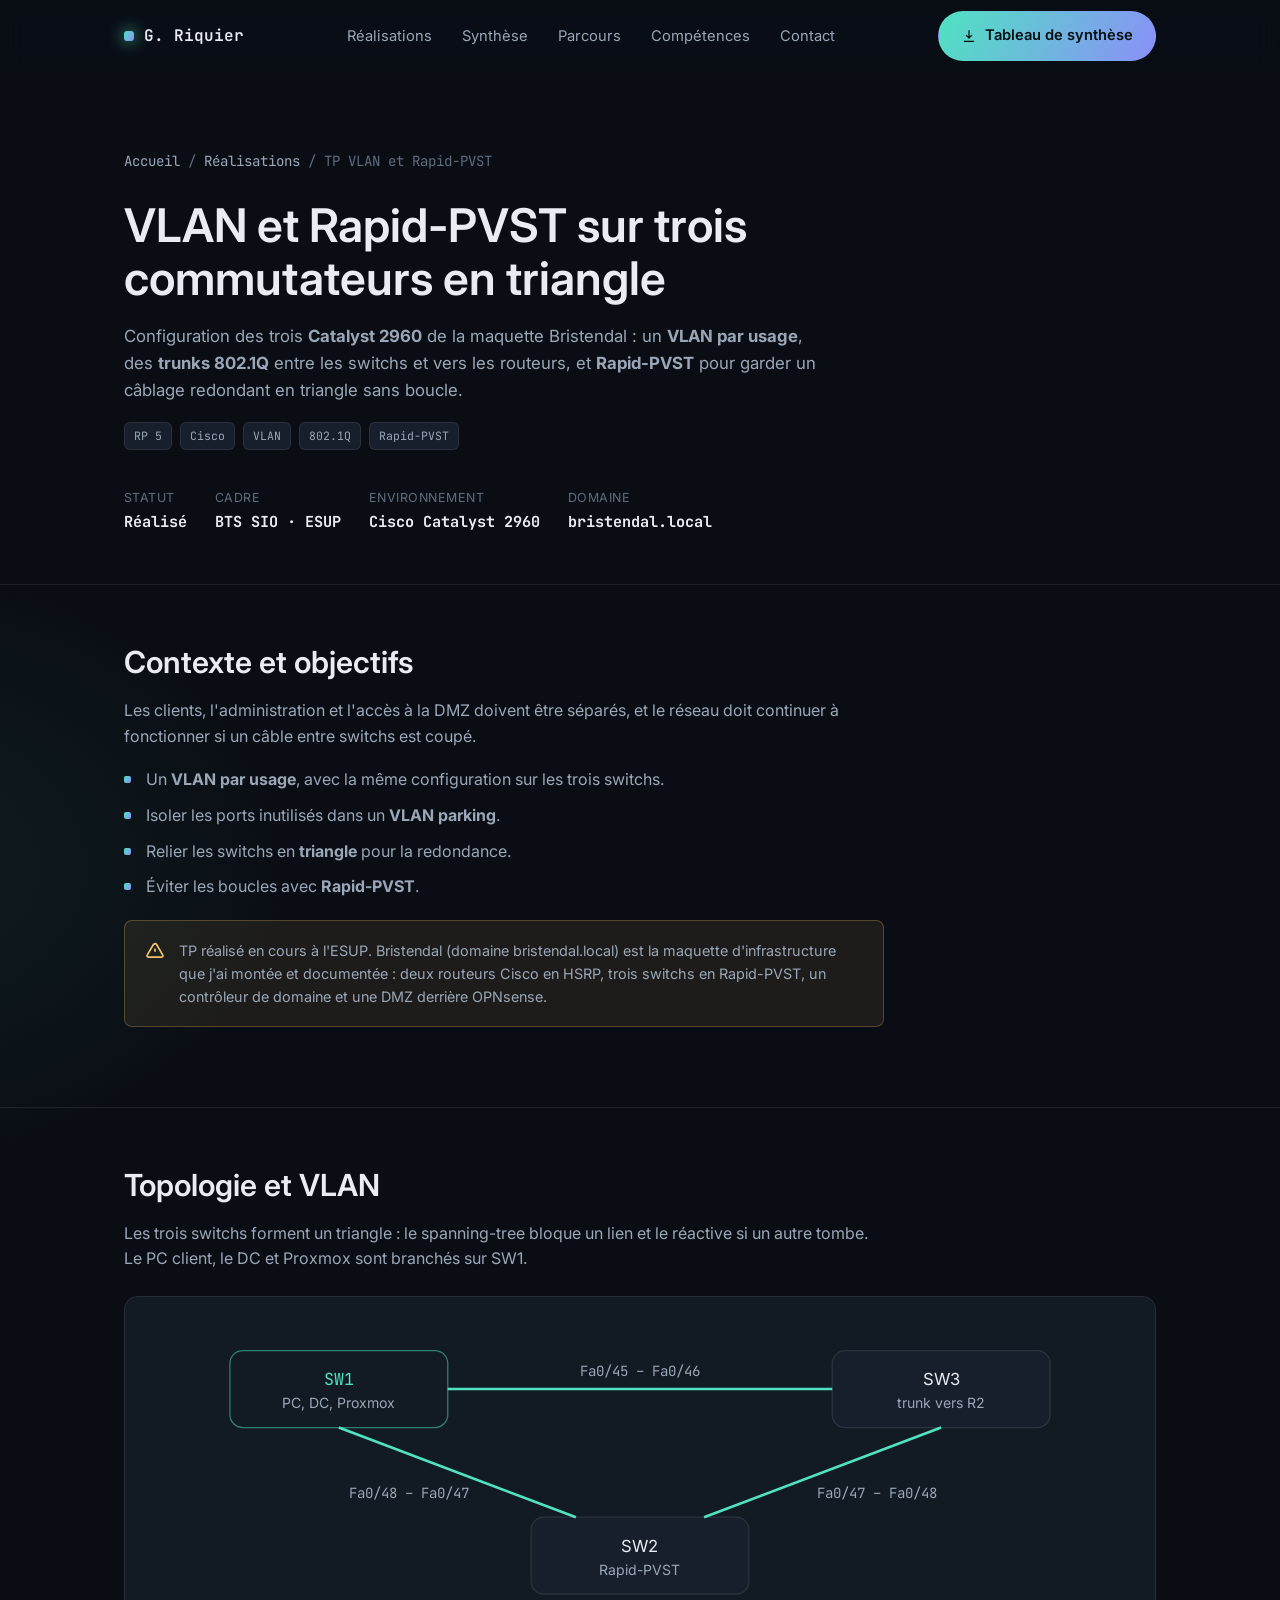
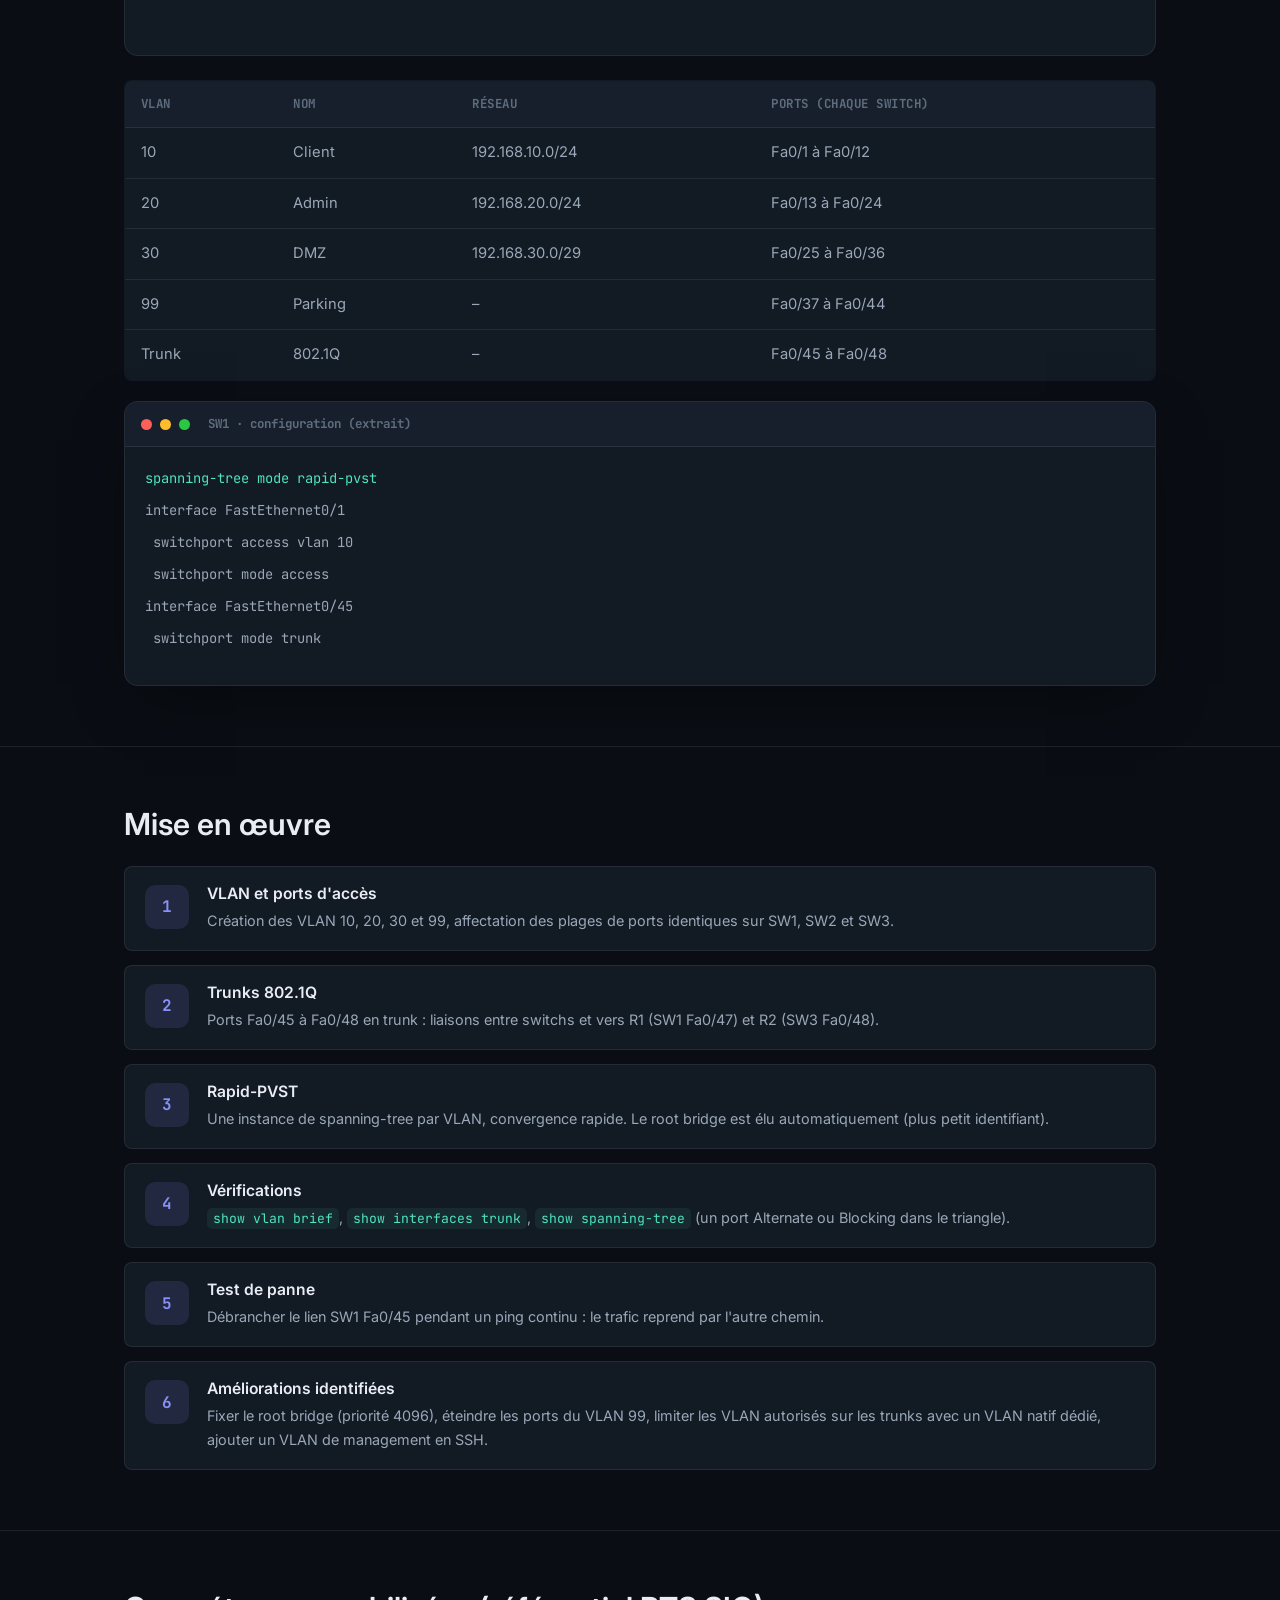
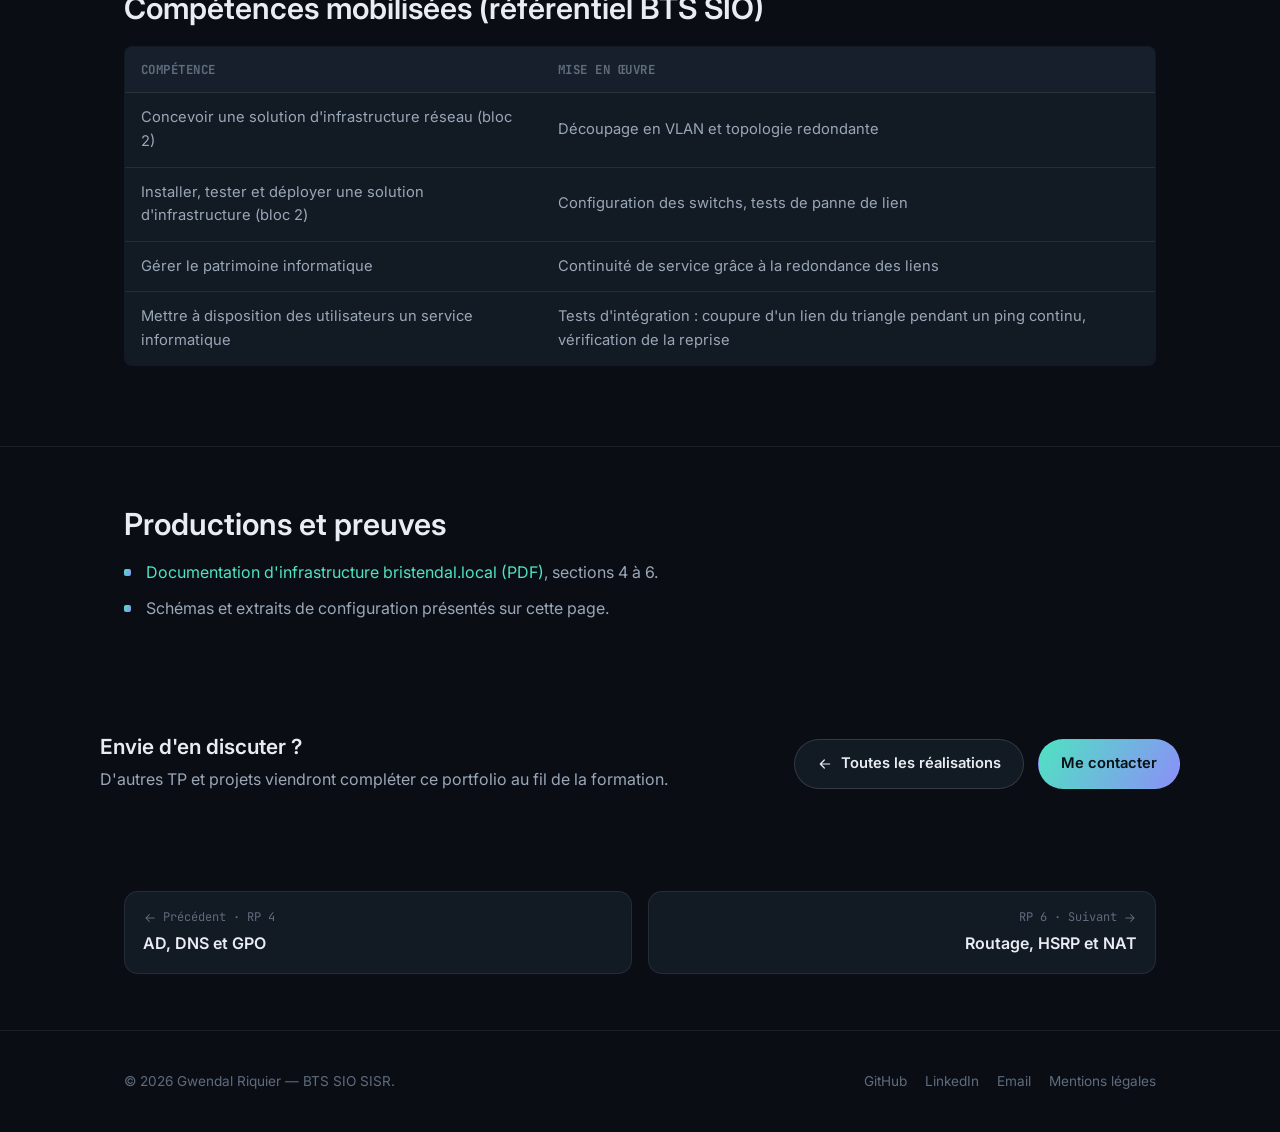
<file: projects/tp-vlan.html>
<!doctype html>
<html lang="fr">
<head>
<meta charset="UTF-8">
<meta name="viewport" content="width=device-width, initial-scale=1.0">
<title>TP VLAN et Rapid-PVST — Gwendal Riquier</title>
<meta name="theme-color" content="#ffffff">
<meta name="description" content="TP BTS SIO SISR : VLAN, trunks 802.1Q et Rapid-PVST sur trois commutateurs Catalyst 2960 en triangle.">
<link rel="icon" href="../assets/favicon.svg" type="image/svg+xml">
<link rel="preconnect" href="https://fonts.googleapis.com">
<link rel="preconnect" href="https://fonts.gstatic.com" crossorigin>
<link href="https://fonts.googleapis.com/css2?family=Inter:wght@400;500;600;650;700&family=JetBrains+Mono:wght@400;500&display=swap" rel="stylesheet">
<link rel="stylesheet" href="../css/style.css">
</head>
<body>

<nav class="navbar scrolled" id="navbar">
  <div class="container">
    <a href="../index.html" class="brand"><span class="dot"></span>G. Riquier<small>&nbsp;/ BTS SIO</small></a>
    <ul class="nav-links">
      <li><a href="../index.html#projects">Réalisations</a></li>
      <li><a href="../index.html#synthese">Synthèse</a></li>
      <li><a href="../index.html#parcours">Parcours</a></li>
      <li><a href="../index.html#skills">Compétences</a></li>
      <li><a href="../index.html#contact">Contact</a></li>
    </ul>
    <div class="nav-cta">
      <a href="../docs/tableau-synthese-E5-Gwendal-Riquier.xlsx" class="btn btn-primary" download><svg viewBox="0 0 24 24" fill="none" stroke="currentColor" stroke-width="1.8" stroke-linecap="round" stroke-linejoin="round" aria-hidden="true"><path d="M12 4v11m0 0-4-4m4 4 4-4M5 20h14"/></svg> Tableau de synthèse</a>
    </div>
    <button class="burger" id="burger" aria-label="Ouvrir le menu" aria-expanded="false" aria-controls="mobileMenu"><span></span><span></span><span></span></button>
  </div>
</nav>
<div class="mobile-menu" id="mobileMenu">
  <a href="../index.html#projects">Réalisations</a>
  <a href="../index.html#synthese">Synthèse</a>
  <a href="../index.html#parcours">Parcours</a>
  <a href="../index.html#skills">Compétences</a>
  <a href="../index.html#contact">Contact</a>
</div>

<header class="case-hero">
  <div class="container">
    <div class="breadcrumb">
      <a href="../index.html">Accueil</a> <span>/</span> <a href="../index.html#projects">Réalisations</a> <span>/</span> <span>TP VLAN et Rapid-PVST</span>
    </div>
    <h1>VLAN et Rapid-PVST sur trois commutateurs en triangle</h1>
    <p class="summary">
      Configuration des trois <b>Catalyst 2960</b> de la maquette Bristendal : un <b>VLAN par usage</b>, des <b>trunks 802.1Q</b> entre les switchs et vers les routeurs, et <b>Rapid-PVST</b> pour garder un câblage redondant en triangle sans boucle.
    </p>
    <div class="case-tags">
      <span class="tag">RP 5</span>
      <span class="tag">Cisco</span>
      <span class="tag">VLAN</span>
      <span class="tag">802.1Q</span>
      <span class="tag">Rapid-PVST</span>
    </div>
    <div class="case-meta">
      <div class="m"><span>Statut</span><b>Réalisé</b></div>
      <div class="m"><span>Cadre</span><b>BTS SIO · ESUP</b></div>
      <div class="m"><span>Environnement</span><b>Cisco Catalyst 2960</b></div>
      <div class="m"><span>Domaine</span><b>bristendal.local</b></div>
    </div>
  </div>
</header>

<!-- CONTEXTE -->
<section class="case-section">
  <div class="container">
    <h2>Contexte et objectifs</h2>
    <p>
      Les clients, l'administration et l'accès à la DMZ doivent être séparés, et le réseau doit continuer à fonctionner si un câble entre switchs est coupé.
    </p>
    <ul class="bullets">
      <li>Un <b>VLAN par usage</b>, avec la même configuration sur les trois switchs.</li>
      <li>Isoler les ports inutilisés dans un <b>VLAN parking</b>.</li>
      <li>Relier les switchs en <b>triangle</b> pour la redondance.</li>
      <li>Éviter les boucles avec <b>Rapid-PVST</b>.</li>
    </ul>
    <div class="callout">
      <svg viewBox="0 0 24 24" fill="none" stroke="currentColor" stroke-width="2"><path d="M12 9v4M12 17h.01M10.3 3.9 2.6 17a1.5 1.5 0 0 0 1.3 2.3h16.2a1.5 1.5 0 0 0 1.3-2.3L13.7 3.9a1.5 1.5 0 0 0-2.6 0Z"/></svg>
      <p>TP réalisé en cours à l'ESUP. Bristendal (domaine bristendal.local) est la maquette d'infrastructure que j'ai montée et documentée : deux routeurs Cisco en HSRP, trois switchs en Rapid-PVST, un contrôleur de domaine et une DMZ derrière OPNsense.</p>
    </div>
  </div>
</section>

<!-- ARCHITECTURE -->
<section class="case-section">
  <div class="container">
    <h2>Topologie et VLAN</h2>
    <p>Les trois switchs forment un triangle : le spanning-tree bloque un lien et le réactive si un autre tombe. Le PC client, le DC et Proxmox sont branchés sur SW1.</p>
    <div class="diagram-wrap">
      <svg viewBox="0 0 760 230" xmlns="http://www.w3.org/2000/svg" role="img" aria-label="Schéma du triangle de commutateurs"><defs><marker id="a" markerWidth="10" markerHeight="10" refX="8" refY="5" orient="auto"><path d="M0,0 L10,5 L0,10 Z" fill="#4fe3c1"/></marker></defs><rect x="60" y="20" width="170" height="60" rx="10" fill="#121a24" stroke="#4fe3c1" stroke-opacity="0.5"/><text x="145.0" y="47.0" fill="#4fe3c1" font-size="13" font-family="JetBrains Mono, monospace" text-anchor="middle">SW1</text><text x="145.0" y="65.0" fill="#9aa7b8" font-size="11" font-family="Inter, sans-serif" text-anchor="middle">PC, DC, Proxmox</text><rect x="530" y="20" width="170" height="60" rx="10" fill="#161f2b" stroke="#2a3340"/><text x="615.0" y="47.0" fill="#e9edf3" font-size="13" font-family="Inter, sans-serif" text-anchor="middle">SW3</text><text x="615.0" y="65.0" fill="#9aa7b8" font-size="11" font-family="Inter, sans-serif" text-anchor="middle">trunk vers R2</text><rect x="295" y="150" width="170" height="60" rx="10" fill="#161f2b" stroke="#2a3340"/><text x="380.0" y="177.0" fill="#e9edf3" font-size="13" font-family="Inter, sans-serif" text-anchor="middle">SW2</text><text x="380.0" y="195.0" fill="#9aa7b8" font-size="11" font-family="Inter, sans-serif" text-anchor="middle">Rapid-PVST</text><line x1="230" y1="50" x2="530" y2="50" stroke="#4fe3c1" stroke-width="2"/><line x1="145" y1="80" x2="330" y2="150" stroke="#4fe3c1" stroke-width="2"/><line x1="615" y1="80" x2="430" y2="150" stroke="#4fe3c1" stroke-width="2"/><text x="380" y="40" fill="#9aa7b8" font-size="11" font-family="JetBrains Mono, monospace" text-anchor="middle">Fa0/45 – Fa0/46</text><text x="200" y="135" fill="#9aa7b8" font-size="11" font-family="JetBrains Mono, monospace" text-anchor="middle">Fa0/48 – Fa0/47</text><text x="565" y="135" fill="#9aa7b8" font-size="11" font-family="JetBrains Mono, monospace" text-anchor="middle">Fa0/47 – Fa0/48</text></svg>
    </div>
    <div class="table-wrap" style="margin-top:20px;">
      <table class="k">
        <thead><tr><th>VLAN</th><th>Nom</th><th>Réseau</th><th>Ports (chaque switch)</th></tr></thead>
        <tbody>
          <tr><td>10</td><td>Client</td><td>192.168.10.0/24</td><td>Fa0/1 à Fa0/12</td></tr>
          <tr><td>20</td><td>Admin</td><td>192.168.20.0/24</td><td>Fa0/13 à Fa0/24</td></tr>
          <tr><td>30</td><td>DMZ</td><td>192.168.30.0/29</td><td>Fa0/25 à Fa0/36</td></tr>
          <tr><td>99</td><td>Parking</td><td>–</td><td>Fa0/37 à Fa0/44</td></tr>
          <tr><td>Trunk</td><td>802.1Q</td><td>–</td><td>Fa0/45 à Fa0/48</td></tr>
        </tbody>
      </table>
    </div>
    <div class="terminal" style="margin-top:20px;">
      <div class="terminal-bar"><span></span><span></span><span></span><b>SW1 · configuration (extrait)</b></div>
      <div class="terminal-body" style="min-height:0;">
        <div class="line"><span class="prompt">spanning-tree mode rapid-pvst</span></div>
        <div class="line">interface FastEthernet0/1</div>
        <div class="line">&#160;switchport access vlan 10</div>
        <div class="line">&#160;switchport mode access</div>
        <div class="line">interface FastEthernet0/45</div>
        <div class="line">&#160;switchport mode trunk</div>
      </div>
    </div>
  </div>
</section>

<!-- MISE EN OEUVRE -->
<section class="case-section">
  <div class="container">
    <h2>Mise en œuvre</h2>
    <div class="steps">
      <div class="step"><div class="num">1</div><div><h3>VLAN et ports d'accès</h3><p>Création des VLAN 10, 20, 30 et 99, affectation des plages de ports identiques sur SW1, SW2 et SW3.</p></div></div>
      <div class="step"><div class="num">2</div><div><h3>Trunks 802.1Q</h3><p>Ports Fa0/45 à Fa0/48 en trunk : liaisons entre switchs et vers R1 (SW1 Fa0/47) et R2 (SW3 Fa0/48).</p></div></div>
      <div class="step"><div class="num">3</div><div><h3>Rapid-PVST</h3><p>Une instance de spanning-tree par VLAN, convergence rapide. Le root bridge est élu automatiquement (plus petit identifiant).</p></div></div>
      <div class="step"><div class="num">4</div><div><h3>Vérifications</h3><p><code>show vlan brief</code>, <code>show interfaces trunk</code>, <code>show spanning-tree</code> (un port Alternate ou Blocking dans le triangle).</p></div></div>
      <div class="step"><div class="num">5</div><div><h3>Test de panne</h3><p>Débrancher le lien SW1 Fa0/45 pendant un ping continu : le trafic reprend par l'autre chemin.</p></div></div>
      <div class="step"><div class="num">6</div><div><h3>Améliorations identifiées</h3><p>Fixer le root bridge (priorité 4096), éteindre les ports du VLAN 99, limiter les VLAN autorisés sur les trunks avec un VLAN natif dédié, ajouter un VLAN de management en SSH.</p></div></div>
    </div>
  </div>
</section>

<!-- COMPETENCES -->
<section class="case-section">
  <div class="container">
    <h2>Compétences mobilisées (référentiel BTS SIO)</h2>
    <div class="table-wrap">
      <table class="k">
        <thead><tr><th>Compétence</th><th>Mise en œuvre</th></tr></thead>
        <tbody>
          <tr><td>Concevoir une solution d'infrastructure réseau (bloc 2)</td><td>Découpage en VLAN et topologie redondante</td></tr>
          <tr><td>Installer, tester et déployer une solution d'infrastructure (bloc 2)</td><td>Configuration des switchs, tests de panne de lien</td></tr>
          <tr><td>Gérer le patrimoine informatique</td><td>Continuité de service grâce à la redondance des liens</td></tr>
          <tr><td>Mettre à disposition des utilisateurs un service informatique</td><td>Tests d'intégration : coupure d'un lien du triangle pendant un ping continu, vérification de la reprise</td></tr>
        </tbody>
      </table>
    </div>
  </div>
</section>

<!-- PREUVES -->
<section class="case-section proofs">
  <div class="container">
    <h2>Productions et preuves</h2>
    <ul class="bullets">
      <li><a href="../docs/documentation-infrastructure-bristendal.pdf" target="_blank" rel="noopener">Documentation d'infrastructure bristendal.local (PDF)</a>, sections 4 à 6.</li>
      <li>Schémas et extraits de configuration présentés sur cette page.</li>
    </ul>
  </div>
</section>

<div class="container case-cta">
  <div>
    <h2 style="font-size:1.3rem;margin-bottom:8px;">Envie d'en discuter ?</h2>
    <p style="color:var(--text-dim);">D'autres TP et projets viendront compléter ce portfolio au fil de la formation.</p>
  </div>
  <div style="display:flex;gap:14px;flex-wrap:wrap;">
    <a href="../index.html#projects" class="btn btn-ghost"><svg viewBox="0 0 24 24" fill="none" stroke="currentColor" stroke-width="1.8" stroke-linecap="round" stroke-linejoin="round" aria-hidden="true"><path d="M19 12H5m6-6-6 6 6 6"/></svg> Toutes les réalisations</a>
    <a href="../index.html#contact" class="btn btn-primary">Me contacter</a>
  </div>
</div>

<nav class="container rp-pager" aria-label="Réalisation précédente et suivante">
  <a class="prev" href="tp-active-directory.html"><span><svg viewBox="0 0 24 24" fill="none" stroke="currentColor" stroke-width="1.8" stroke-linecap="round" stroke-linejoin="round" aria-hidden="true"><path d="M19 12H5m6-6-6 6 6 6"/></svg> Précédent · RP 4</span><b>AD, DNS et GPO</b></a>
  <a class="next" href="tp-hsrp-nat.html"><span>RP 6 · Suivant <svg viewBox="0 0 24 24" fill="none" stroke="currentColor" stroke-width="1.8" stroke-linecap="round" stroke-linejoin="round" aria-hidden="true"><path d="M5 12h14m-6-6 6 6-6 6"/></svg></span><b>Routage, HSRP et NAT</b></a>
</nav>

<footer>
  <div class="container">
    <p>&copy; <span id="year"></span> Gwendal Riquier — BTS SIO SISR.</p>
    <div class="foot-links">
      <a href="https://github.com/Ttekka" target="_blank" rel="noopener">GitHub</a>
      <a href="https://www.linkedin.com/in/gwendal-riquier-06201535b/" target="_blank" rel="noopener">LinkedIn</a>
      <a href="mailto:riquiergwendal@gmail.com">Email</a>
      <a href="../mentions-legales.html">Mentions légales</a>
    </div>
  </div>
</footer>

<script src="../js/main.js"></script>
</body>
</html>
</file>
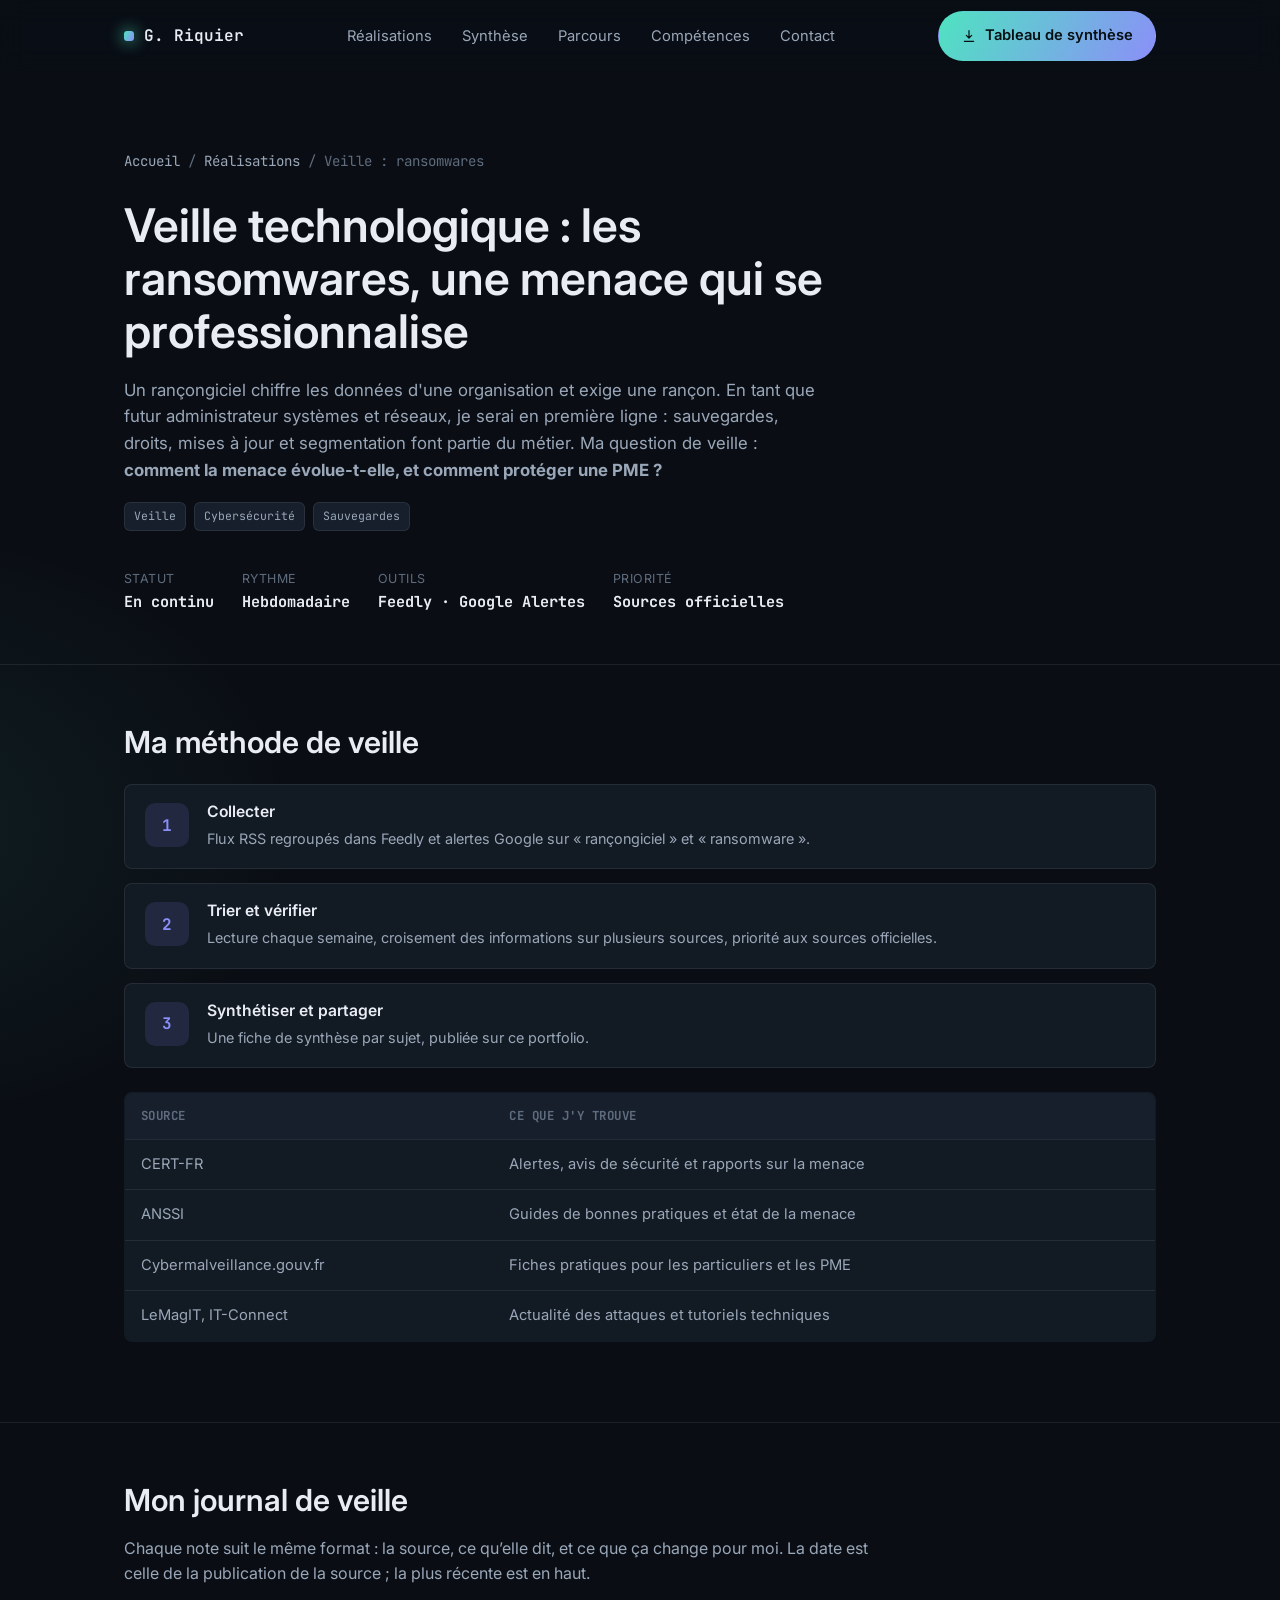
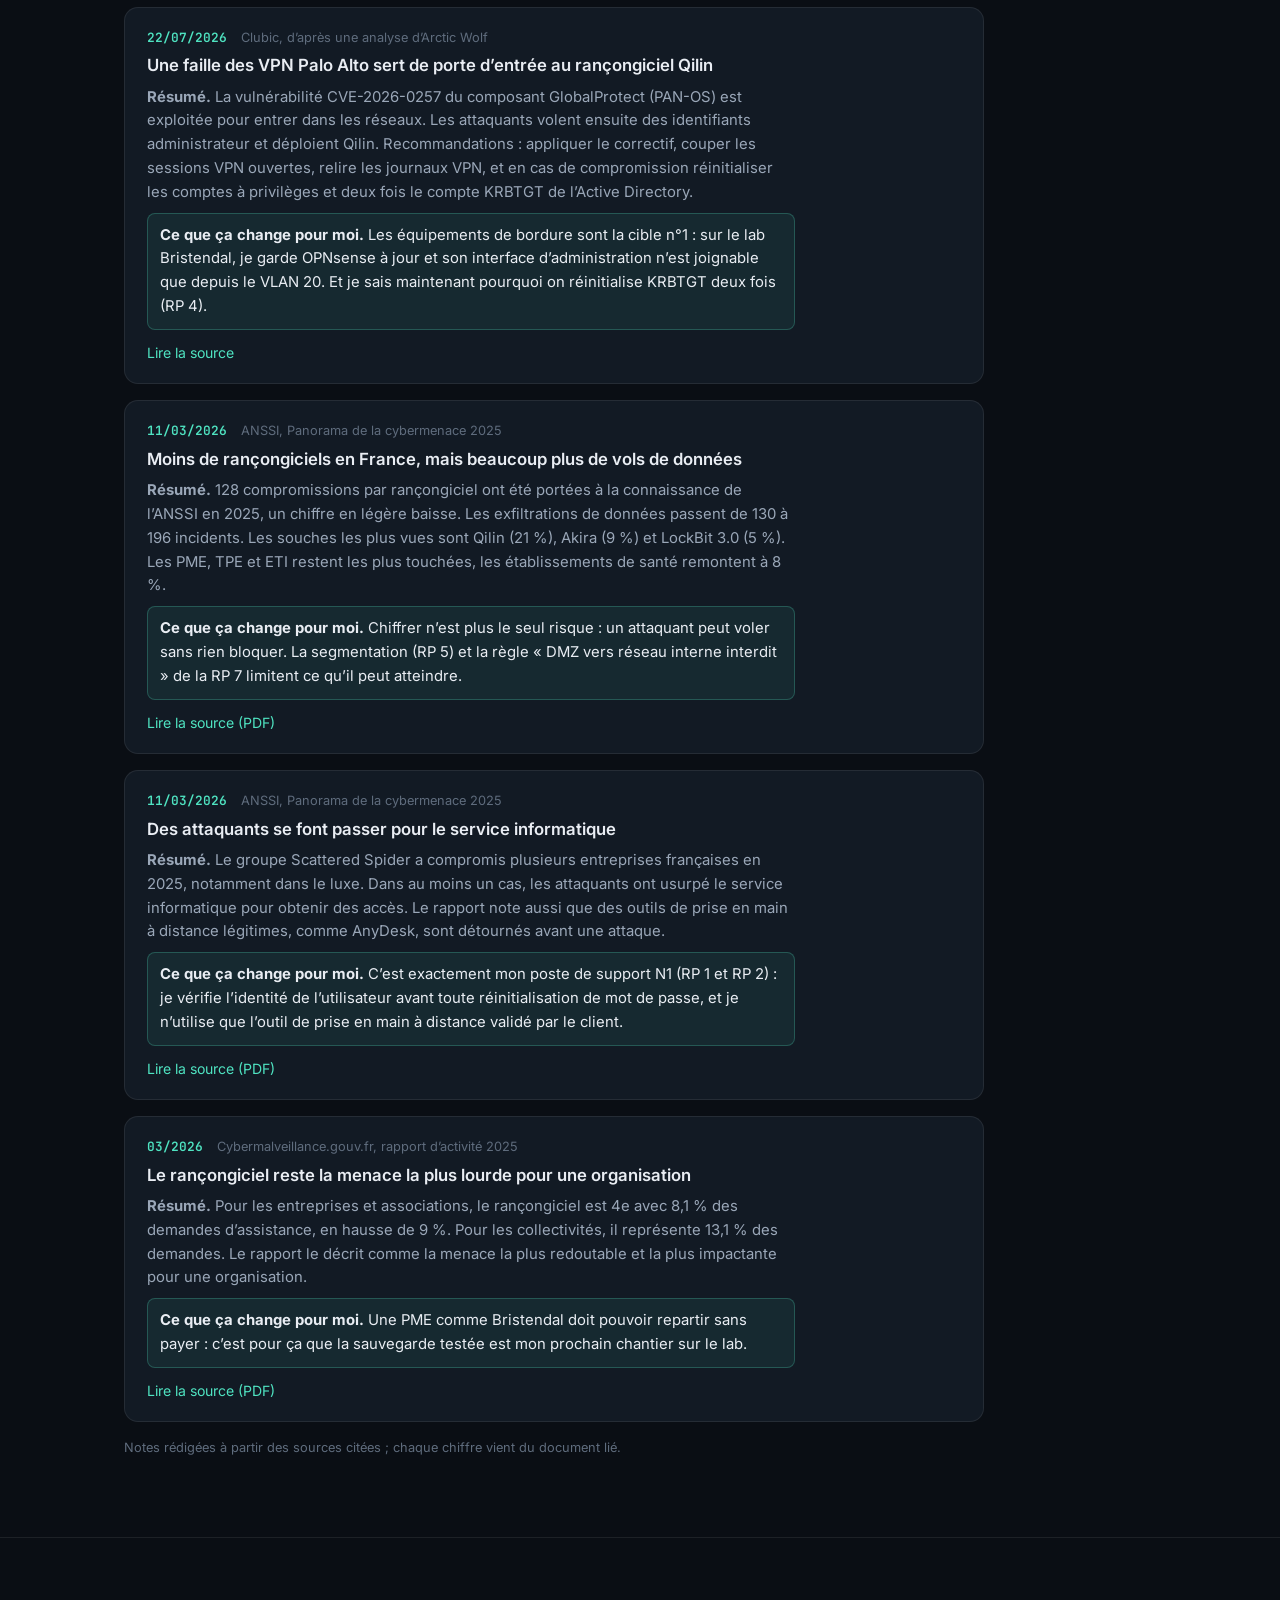
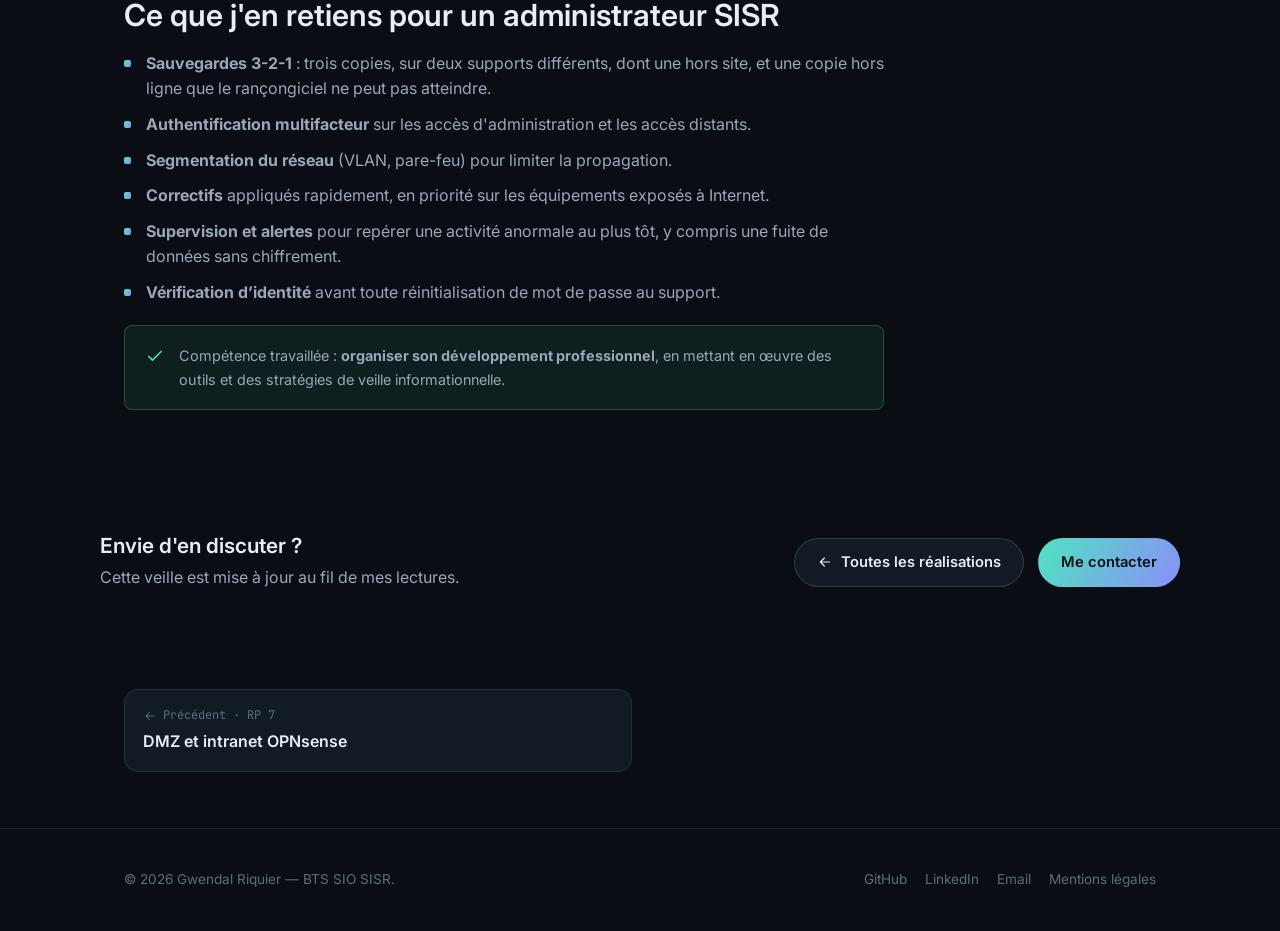
<file: projects/veille-ransomwares.html>
<!doctype html>
<html lang="fr">
<head>
<meta charset="UTF-8">
<meta name="viewport" content="width=device-width, initial-scale=1.0">
<title>Veille technologique : les ransomwares — Gwendal Riquier</title>
<meta name="theme-color" content="#ffffff">
<meta name="description" content="Veille technologique BTS SIO SISR : évolution de la menace ransomware et bonnes pratiques de protection pour une PME.">
<link rel="icon" href="../assets/favicon.svg" type="image/svg+xml">
<link rel="preconnect" href="https://fonts.googleapis.com">
<link rel="preconnect" href="https://fonts.gstatic.com" crossorigin>
<link href="https://fonts.googleapis.com/css2?family=Inter:wght@400;500;600;650;700&family=JetBrains+Mono:wght@400;500&display=swap" rel="stylesheet">
<link rel="stylesheet" href="../css/style.css">
</head>
<body>

<nav class="navbar scrolled" id="navbar">
  <div class="container">
    <a href="../index.html" class="brand"><span class="dot"></span>G. Riquier<small>&nbsp;/ BTS SIO</small></a>
    <ul class="nav-links">
      <li><a href="../index.html#projects">Réalisations</a></li>
      <li><a href="../index.html#synthese">Synthèse</a></li>
      <li><a href="../index.html#parcours">Parcours</a></li>
      <li><a href="../index.html#skills">Compétences</a></li>
      <li><a href="../index.html#contact">Contact</a></li>
    </ul>
    <div class="nav-cta">
      <a href="../docs/tableau-synthese-E5-Gwendal-Riquier.xlsx" class="btn btn-primary" download><svg viewBox="0 0 24 24" fill="none" stroke="currentColor" stroke-width="1.8" stroke-linecap="round" stroke-linejoin="round" aria-hidden="true"><path d="M12 4v11m0 0-4-4m4 4 4-4M5 20h14"/></svg> Tableau de synthèse</a>
    </div>
    <button class="burger" id="burger" aria-label="Ouvrir le menu" aria-expanded="false" aria-controls="mobileMenu"><span></span><span></span><span></span></button>
  </div>
</nav>
<div class="mobile-menu" id="mobileMenu">
  <a href="../index.html#projects">Réalisations</a>
  <a href="../index.html#synthese">Synthèse</a>
  <a href="../index.html#parcours">Parcours</a>
  <a href="../index.html#skills">Compétences</a>
  <a href="../index.html#contact">Contact</a>
</div>

<header class="case-hero">
  <div class="container">
    <div class="breadcrumb">
      <a href="../index.html">Accueil</a> <span>/</span> <a href="../index.html#projects">Réalisations</a> <span>/</span> <span>Veille : ransomwares</span>
    </div>
    <h1>Veille technologique : les ransomwares, une menace qui se professionnalise</h1>
    <p class="summary">
      Un rançongiciel chiffre les données d'une organisation et exige une rançon. En tant que futur
      administrateur systèmes et réseaux, je serai en première ligne : sauvegardes, droits, mises à jour
      et segmentation font partie du métier. Ma question de veille : <b>comment la menace évolue-t-elle, et
      comment protéger une PME ?</b>
    </p>
    <div class="case-tags">
      <span class="tag">Veille</span>
      <span class="tag">Cybersécurité</span>
      <span class="tag">Sauvegardes</span>
    </div>
    <div class="case-meta">
      <div class="m"><span>Statut</span><b>En continu</b></div>
      <div class="m"><span>Rythme</span><b>Hebdomadaire</b></div>
      <div class="m"><span>Outils</span><b>Feedly · Google Alertes</b></div>
      <div class="m"><span>Priorité</span><b>Sources officielles</b></div>
    </div>
  </div>
</header>

<section class="case-section">
  <div class="container">
    <h2>Ma méthode de veille</h2>
    <div class="steps">
      <div class="step"><div class="num">1</div><div><h3>Collecter</h3><p>Flux RSS regroupés dans Feedly et alertes Google sur « rançongiciel » et « ransomware ».</p></div></div>
      <div class="step"><div class="num">2</div><div><h3>Trier et vérifier</h3><p>Lecture chaque semaine, croisement des informations sur plusieurs sources, priorité aux sources officielles.</p></div></div>
      <div class="step"><div class="num">3</div><div><h3>Synthétiser et partager</h3><p>Une fiche de synthèse par sujet, publiée sur ce portfolio.</p></div></div>
    </div>
    <div class="table-wrap" style="margin-top:24px;">
      <table class="k">
        <thead><tr><th>Source</th><th>Ce que j'y trouve</th></tr></thead>
        <tbody>
          <tr><td><a href="https://www.cert.ssi.gouv.fr/" target="_blank" rel="noopener">CERT-FR</a></td><td>Alertes, avis de sécurité et rapports sur la menace</td></tr>
          <tr><td><a href="https://cyber.gouv.fr/" target="_blank" rel="noopener">ANSSI</a></td><td>Guides de bonnes pratiques et état de la menace</td></tr>
          <tr><td><a href="https://www.cybermalveillance.gouv.fr/" target="_blank" rel="noopener">Cybermalveillance.gouv.fr</a></td><td>Fiches pratiques pour les particuliers et les PME</td></tr>
          <tr><td>LeMagIT, IT-Connect</td><td>Actualité des attaques et tutoriels techniques</td></tr>
        </tbody>
      </table>
    </div>
  </div>
</section>

<section class="case-section">
  <div class="container">
    <h2>Mon journal de veille</h2>
    <p>Chaque note suit le même format : la source, ce qu’elle dit, et ce que ça change pour moi. La date est celle de la publication de la source ; la plus récente est en haut.</p>
    <div class="notes">
      <article class="note">
        <div class="note-h"><time datetime="2026-07-22">22/07/2026</time><span>Clubic, d’après une analyse d’Arctic Wolf</span></div>
        <h3>Une faille des VPN Palo Alto sert de porte d’entrée au rançongiciel Qilin</h3>
        <p><b>Résumé.</b> La vulnérabilité CVE-2026-0257 du composant GlobalProtect (PAN-OS) est exploitée pour entrer dans les réseaux. Les attaquants volent ensuite des identifiants administrateur et déploient Qilin. Recommandations : appliquer le correctif, couper les sessions VPN ouvertes, relire les journaux VPN, et en cas de compromission réinitialiser les comptes à privilèges et deux fois le compte KRBTGT de l’Active Directory.</p>
        <p class="pour-moi"><b>Ce que ça change pour moi.</b> Les équipements de bordure sont la cible n°1 : sur le lab Bristendal, je garde OPNsense à jour et son interface d’administration n’est joignable que depuis le VLAN 20. Et je sais maintenant pourquoi on réinitialise KRBTGT deux fois (RP 4).</p>
        <a class="src-link" href="https://www.clubic.com/actualite-622309-alerte-sur-les-vpn-palo-alto-des-hackers-exploitent-une-faille-pour-deployer-le-ransomware-qilin.html" target="_blank" rel="noopener">Lire la source</a>
      </article>
      <article class="note">
        <div class="note-h"><time datetime="2026-03-11">11/03/2026</time><span>ANSSI, Panorama de la cybermenace 2025</span></div>
        <h3>Moins de rançongiciels en France, mais beaucoup plus de vols de données</h3>
        <p><b>Résumé.</b> 128 compromissions par rançongiciel ont été portées à la connaissance de l’ANSSI en 2025, un chiffre en légère baisse. Les exfiltrations de données passent de 130 à 196 incidents. Les souches les plus vues sont Qilin (21 %), Akira (9 %) et LockBit 3.0 (5 %). Les PME, TPE et ETI restent les plus touchées, les établissements de santé remontent à 8 %.</p>
        <p class="pour-moi"><b>Ce que ça change pour moi.</b> Chiffrer n’est plus le seul risque : un attaquant peut voler sans rien bloquer. La segmentation (RP 5) et la règle « DMZ vers réseau interne interdit » de la RP 7 limitent ce qu’il peut atteindre.</p>
        <a class="src-link" href="https://cert.cyber.gouv.fr/uploads/CERTFR-2026-CTI-002.pdf" target="_blank" rel="noopener">Lire la source (PDF)</a>
      </article>
      <article class="note">
        <div class="note-h"><time datetime="2026-03-11">11/03/2026</time><span>ANSSI, Panorama de la cybermenace 2025</span></div>
        <h3>Des attaquants se font passer pour le service informatique</h3>
        <p><b>Résumé.</b> Le groupe Scattered Spider a compromis plusieurs entreprises françaises en 2025, notamment dans le luxe. Dans au moins un cas, les attaquants ont usurpé le service informatique pour obtenir des accès. Le rapport note aussi que des outils de prise en main à distance légitimes, comme AnyDesk, sont détournés avant une attaque.</p>
        <p class="pour-moi"><b>Ce que ça change pour moi.</b> C’est exactement mon poste de support N1 (RP 1 et RP 2) : je vérifie l’identité de l’utilisateur avant toute réinitialisation de mot de passe, et je n’utilise que l’outil de prise en main à distance validé par le client.</p>
        <a class="src-link" href="https://cert.cyber.gouv.fr/uploads/CERTFR-2026-CTI-002.pdf" target="_blank" rel="noopener">Lire la source (PDF)</a>
      </article>
      <article class="note">
        <div class="note-h"><time datetime="2026-03-01">03/2026</time><span>Cybermalveillance.gouv.fr, rapport d’activité 2025</span></div>
        <h3>Le rançongiciel reste la menace la plus lourde pour une organisation</h3>
        <p><b>Résumé.</b> Pour les entreprises et associations, le rançongiciel est 4e avec 8,1 % des demandes d’assistance, en hausse de 9 %. Pour les collectivités, il représente 13,1 % des demandes. Le rapport le décrit comme la menace la plus redoutable et la plus impactante pour une organisation.</p>
        <p class="pour-moi"><b>Ce que ça change pour moi.</b> Une PME comme Bristendal doit pouvoir repartir sans payer : c’est pour ça que la sauvegarde testée est mon prochain chantier sur le lab.</p>
        <a class="src-link" href="https://www.cybermalveillance.gouv.fr/medias/2026/03/RA_2025_Cybermalveillance_gouv_fr.pdf" target="_blank" rel="noopener">Lire la source (PDF)</a>
      </article>
    </div>
    <p class="note-foot">Notes rédigées à partir des sources citées ; chaque chiffre vient du document lié.</p>
  </div>
</section>

<section class="case-section">
  <div class="container">
    <h2>Ce que j'en retiens pour un administrateur SISR</h2>
    <ul class="bullets">
      <li><b>Sauvegardes 3-2-1</b> : trois copies, sur deux supports différents, dont une hors site, et une copie hors ligne que le rançongiciel ne peut pas atteindre.</li>
      <li><b>Authentification multifacteur</b> sur les accès d'administration et les accès distants.</li>
      <li><b>Segmentation du réseau</b> (VLAN, pare-feu) pour limiter la propagation.</li>
      <li><b>Correctifs</b> appliqués rapidement, en priorité sur les équipements exposés à Internet.</li>
      <li><b>Supervision et alertes</b> pour repérer une activité anormale au plus tôt, y compris une fuite de données sans chiffrement.</li>
      <li><b>Vérification d’identité</b> avant toute réinitialisation de mot de passe au support.</li>
    </ul>
    <div class="callout ok">
      <svg viewBox="0 0 24 24" fill="none" stroke="currentColor" stroke-width="2"><path d="M20 6 9 17l-5-5"/></svg>
      <p>Compétence travaillée : <b>organiser son développement professionnel</b>, en mettant en œuvre des outils et des stratégies de veille informationnelle.</p>
    </div>
  </div>
</section>

<div class="container case-cta">
  <div>
    <h2 style="font-size:1.3rem;margin-bottom:8px;">Envie d'en discuter ?</h2>
    <p style="color:var(--text-dim);">Cette veille est mise à jour au fil de mes lectures.</p>
  </div>
  <div style="display:flex;gap:14px;flex-wrap:wrap;">
    <a href="../index.html#projects" class="btn btn-ghost"><svg viewBox="0 0 24 24" fill="none" stroke="currentColor" stroke-width="1.8" stroke-linecap="round" stroke-linejoin="round" aria-hidden="true"><path d="M19 12H5m6-6-6 6 6 6"/></svg> Toutes les réalisations</a>
    <a href="../index.html#contact" class="btn btn-primary">Me contacter</a>
  </div>
</div>

<nav class="container rp-pager" aria-label="Réalisation précédente et suivante">
  <a class="prev" href="tp-dmz-opnsense.html"><span><svg viewBox="0 0 24 24" fill="none" stroke="currentColor" stroke-width="1.8" stroke-linecap="round" stroke-linejoin="round" aria-hidden="true"><path d="M19 12H5m6-6-6 6 6 6"/></svg> Précédent · RP 7</span><b>DMZ et intranet OPNsense</b></a>
</nav>

<footer>
  <div class="container">
    <p>&copy; <span id="year"></span> Gwendal Riquier — BTS SIO SISR.</p>
    <div class="foot-links">
      <a href="https://github.com/Ttekka" target="_blank" rel="noopener">GitHub</a>
      <a href="https://www.linkedin.com/in/gwendal-riquier-06201535b/" target="_blank" rel="noopener">LinkedIn</a>
      <a href="mailto:riquiergwendal@gmail.com">Email</a>
      <a href="../mentions-legales.html">Mentions légales</a>
    </div>
  </div>
</footer>

<script src="../js/main.js"></script>
</body>
</html>
</file>
<file: css/style.css>
/* =========================================================
   Portfolio — Gwendal Riquier (BTS SIO SISR)
   Design system : dark, moderne, accents réseau/terminal
   ========================================================= */

/* ---------- Tokens ---------- */
:root{
  --bg: #0a0e14;
  --bg-soft: #0d131b;
  --surface: #121a24;
  --surface-2: #161f2b;
  --border: rgba(255,255,255,0.08);
  --border-strong: rgba(255,255,255,0.14);

  --text: #e9edf3;
  --text-dim: #9aa7b8;
  --text-faint: #5f6c7d;

  --accent: #4fe3c1;        /* cyan/teal */
  --accent-2: #8b8ff8;      /* indigo */
  --accent-soft: rgba(79, 227, 193, 0.12);
  --accent-2-soft: rgba(139, 143, 248, 0.12);
  --gradient: linear-gradient(120deg, var(--accent) 0%, var(--accent-2) 100%);

  --ok: #4fe3a0;
  --warn: #f5c56b;

  --radius: 14px;
  --radius-sm: 8px;

  --ff-head: "Space Grotesk", "Inter", sans-serif;
  --ff-body: "Inter", system-ui, sans-serif;
  --ff-mono: "JetBrains Mono", ui-monospace, Menlo, Consolas, monospace;

  --maxw: 1080px;

  --shadow: 0 20px 60px -20px rgba(0,0,0,0.6);
}

/* ---------- Reset ---------- */
*,*::before,*::after{ box-sizing:border-box; }
html{ scroll-behavior:smooth; }
body{
  margin:0;
  background: var(--bg);
  background-image:
    radial-gradient(900px 500px at 85% -10%, rgba(139,143,248,0.10), transparent 60%),
    radial-gradient(700px 500px at -10% 20%, rgba(79,227,193,0.08), transparent 60%);
  color: var(--text);
  font-family: var(--ff-body);
  line-height: 1.6;
  -webkit-font-smoothing: antialiased;
}
img{ max-width:100%; display:block; }
a{ color:inherit; text-decoration:none; }
ul{ margin:0; padding:0; list-style:none; }
h1,h2,h3,h4{ font-family: var(--ff-head); font-weight:600; margin:0; line-height:1.15; }
p{ margin:0; }
button{ font-family:inherit; }

.container{
  width:100%;
  max-width: var(--maxw);
  margin:0 auto;
  padding: 0 24px;
}

.section{ padding: 110px 0; position:relative; }
.section-head{ margin-bottom: 48px; max-width: 640px; }
.eyebrow{
  display:inline-flex; align-items:center; gap:8px;
  font-family: var(--ff-mono); font-size: 0.78rem; letter-spacing:0.08em;
  text-transform: uppercase; color: var(--accent);
  margin-bottom: 14px;
}
.eyebrow::before{
  content:""; width:7px; height:7px; border-radius:50%;
  background: var(--gradient);
  box-shadow: 0 0 0 4px var(--accent-soft);
}
.section-head h2{ font-size: clamp(1.7rem, 3vw, 2.3rem); margin-bottom: 12px; }
.section-head p{ color: var(--text-dim); font-size: 1.02rem; }

.text-gradient{
  background: var(--gradient);
  -webkit-background-clip: text;
  background-clip: text;
  color: transparent;
}

/* ---------- Buttons ---------- */
.btn{
  display:inline-flex; align-items:center; gap:8px;
  padding: 12px 22px;
  border-radius: 999px;
  font-size: 0.92rem; font-weight:600;
  border:1px solid var(--border-strong);
  transition: transform .18s ease, border-color .18s ease, background .18s ease;
  white-space: nowrap;
}
.btn svg{ width:16px; height:16px; }
.btn:hover{ transform: translateY(-2px); }
.btn-primary{
  background: var(--gradient);
  color: #061012;
  border-color: transparent;
}
.btn-primary:hover{ filter: brightness(1.07); }
.btn-ghost{
  background: var(--surface);
  color: var(--text);
}
.btn-ghost:hover{ border-color: var(--accent); color: var(--accent); }

/* ---------- Navbar ---------- */
.navbar{
  position: fixed; top:0; left:0; right:0; z-index:100;
  backdrop-filter: blur(14px) saturate(140%);
  background: rgba(10,14,20,0.65);
  border-bottom: 1px solid transparent;
  transition: border-color .25s ease, background .25s ease;
}
.navbar.scrolled{ border-bottom-color: var(--border); }
.navbar .container{
  display:flex; align-items:center; justify-content:space-between;
  height: 72px;
}
.brand{ display:flex; align-items:center; gap:10px; font-family: var(--ff-mono); font-weight:600; }
.brand .dot{ width:10px; height:10px; border-radius:3px; background: var(--gradient); box-shadow: 0 0 16px var(--accent); }
.brand small{ color: var(--text-dim); font-weight:400; }

.nav-links{ display:flex; align-items:center; gap:30px; }
.nav-links a{
  font-size: 0.92rem; color: var(--text-dim);
  position:relative; padding: 6px 0; transition: color .2s ease;
}
.nav-links a::after{
  content:""; position:absolute; left:0; right:100%; bottom:-2px; height:2px;
  background: var(--gradient); transition: right .25s ease;
}
.nav-links a:hover, .nav-links a.active{ color: var(--text); }
.nav-links a:hover::after, .nav-links a.active::after{ right:0; }

.nav-cta{ display:flex; align-items:center; gap:14px; }
.burger{
  display:none; flex-direction:column; gap:5px; background:none; border:none; cursor:pointer; padding:6px;
}
.burger span{ width:22px; height:2px; background: var(--text); border-radius:2px; transition: transform .2s ease, opacity .2s ease; }

/* ---------- Hero ---------- */
.hero{
  min-height: 92vh;
  display:flex; align-items:center;
  padding-top: 110px; padding-bottom: 60px;
  position:relative; overflow:hidden;
}
.hero-grid{
  display:grid; grid-template-columns: 1.1fr 0.9fr; gap:56px; align-items:center;
}
.hero-kicker{
  font-family: var(--ff-mono); color: var(--accent); font-size:0.9rem;
  margin-bottom:18px; display:flex; align-items:center; gap:10px;
}
.hero-kicker .pulse{
  width:8px; height:8px; border-radius:50%; background: var(--ok);
  box-shadow: 0 0 0 0 rgba(79,227,160,0.6);
  animation: pulse 2s infinite;
}
@keyframes pulse{
  0%{ box-shadow:0 0 0 0 rgba(79,227,160,0.5); }
  70%{ box-shadow:0 0 0 8px rgba(79,227,160,0); }
  100%{ box-shadow:0 0 0 0 rgba(79,227,160,0); }
}
.hero h1{
  font-size: clamp(2.4rem, 5vw, 3.6rem);
  margin-bottom: 20px;
}
.hero h1 span{ display:block; }
.hero p.lead{
  font-size: 1.1rem; color: var(--text-dim); max-width: 520px; margin-bottom: 34px;
}
.hero-actions{ display:flex; gap:16px; margin-bottom: 42px; flex-wrap:wrap; }
.hero-socials{ display:flex; gap:14px; }
.icon-btn{
  width:42px; height:42px; display:grid; place-items:center;
  border:1px solid var(--border); border-radius:10px; color: var(--text-dim);
  transition: all .2s ease;
}
.icon-btn:hover{ color: var(--accent); border-color: var(--accent); transform: translateY(-2px); }
.icon-btn svg{ width:19px; height:19px; }

/* Terminal card */
.terminal{
  background: var(--surface);
  border:1px solid var(--border);
  border-radius: var(--radius);
  box-shadow: var(--shadow);
  overflow:hidden;
}
.terminal-bar{
  display:flex; align-items:center; gap:8px;
  padding: 12px 16px;
  background: var(--surface-2);
  border-bottom:1px solid var(--border);
}
.terminal-bar span{ width:11px; height:11px; border-radius:50%; }
.terminal-bar span:nth-child(1){ background:#ff5f57; }
.terminal-bar span:nth-child(2){ background:#febc2e; }
.terminal-bar span:nth-child(3){ background:#28c840; }
.terminal-bar b{
  margin-left:10px; font-family: var(--ff-mono); font-size:0.78rem; color: var(--text-faint);
}
.terminal-body{
  padding: 20px 20px 26px;
  font-family: var(--ff-mono); font-size: 0.86rem; color: var(--text-dim);
  min-height: 230px;
}
.terminal-body .line{ margin-bottom: 10px; white-space: pre-wrap; }
.terminal-body .prompt{ color: var(--accent); }
.terminal-body .out{ color: var(--text-faint); }
.terminal-body .ok{ color: var(--ok); }
.caret{
  display:inline-block; width:7px; height:1.1em; background: var(--accent);
  vertical-align: -2px; animation: blink 1s steps(1) infinite;
}
@keyframes blink{ 50%{ opacity:0; } }

/* ---------- About / skills ---------- */
.about-grid{ display:grid; grid-template-columns: 0.9fr 1.1fr; gap:60px; }
.about-text p{ color: var(--text-dim); margin-bottom: 16px; }
.about-text p:last-child{ margin-bottom:0; }
.stat-row{ display:flex; gap:28px; margin-top: 32px; }
.stat b{ display:block; font-family: var(--ff-head); font-size:1.6rem; }
.stat span{ color: var(--text-faint); font-size:0.85rem; }

.skills-grid{ display:grid; grid-template-columns: 1fr 1fr; gap:16px; }
.skill-card{
  background: var(--surface);
  border:1px solid var(--border);
  border-radius: var(--radius-sm);
  padding: 20px;
  transition: border-color .2s ease, transform .2s ease;
}
.skill-card:hover{ border-color: var(--border-strong); transform: translateY(-3px); }
.skill-card .icon{
  width:36px; height:36px; border-radius:9px; display:grid; place-items:center;
  background: var(--accent-soft); color: var(--accent); margin-bottom:14px;
}
.skill-card .icon svg{ width:18px; height:18px; }
.skill-card h4{ font-size:0.98rem; margin-bottom:6px; }
.skill-card p{ color: var(--text-faint); font-size:0.85rem; }

/* ---------- Projects ---------- */
.projects-grid{ display:grid; grid-template-columns: repeat(3, 1fr); gap:22px; }
.project-card{
  background: var(--surface);
  border:1px solid var(--border);
  border-radius: var(--radius);
  padding: 26px;
  display:flex; flex-direction:column;
  position:relative; overflow:hidden;
  transition: transform .25s ease, border-color .25s ease, box-shadow .25s ease;
}
.project-card:hover{ transform: translateY(-5px); border-color: var(--border-strong); box-shadow: var(--shadow); }
.project-card .glow{
  position:absolute; inset:-1px; opacity:0; pointer-events:none;
  background: radial-gradient(240px circle at var(--mx,50%) var(--my,0%), rgba(79,227,193,0.12), transparent 60%);
  transition: opacity .3s ease;
}
.project-card:hover .glow{ opacity:1; }

.project-status{
  display:inline-flex; align-items:center; gap:6px;
  font-family: var(--ff-mono); font-size:0.72rem; text-transform:uppercase; letter-spacing:.05em;
  padding: 5px 10px; border-radius:999px; margin-bottom:18px; width:max-content;
}
.status-live{ background: rgba(79,227,160,0.12); color: var(--ok); }
.status-soon{ background: rgba(245,197,107,0.12); color: var(--warn); }
.status-live .dot, .status-soon .dot{ width:6px; height:6px; border-radius:50%; background: currentColor; }

.project-card .thumb{
  height:150px; border-radius: var(--radius-sm);
  background: var(--surface-2);
  display:grid; place-items:center;
  margin-bottom:20px; color: var(--text-faint);
  border: 1px solid var(--border);
}
.project-card .thumb svg{ width:46px; height:46px; opacity:.75; }

.project-card h3{ font-size:1.18rem; margin-bottom:10px; }
.project-card p.desc{ color: var(--text-dim); font-size:0.92rem; margin-bottom:20px; flex:1; }
.tag-row{ display:flex; gap:8px; flex-wrap:wrap; margin-bottom:20px; }
.tag{
  font-family: var(--ff-mono); font-size:0.72rem; color: var(--text-dim);
  background: var(--surface-2); border:1px solid var(--border);
  padding: 4px 9px; border-radius:6px;
}
.project-card .card-link{
  display:inline-flex; align-items:center; gap:6px; font-size:0.9rem; font-weight:600; color: var(--accent);
}
.project-card .card-link svg{ width:15px; height:15px; transition: transform .2s ease; }
.project-card:hover .card-link svg{ transform: translateX(4px); }

.project-card.is-soon{ opacity:0.72; }
.project-card.is-soon .thumb{ border-style:dashed; }

/* ---------- Contact ---------- */
.contact-box{
  background: var(--surface);
  border:1px solid var(--border);
  border-radius: var(--radius);
  padding: 54px;
  display:flex; align-items:center; justify-content:space-between; gap:40px;
  position:relative; overflow:hidden;
}
.contact-box::before{
  content:""; position:absolute; width:340px; height:340px; border-radius:50%;
  background: var(--gradient); opacity:0.08; filter: blur(40px);
  top:-120px; right:-100px;
}
.contact-box h2{ font-size: clamp(1.5rem, 3vw, 2.1rem); margin-bottom:14px; }
.contact-box p{ color: var(--text-dim); max-width: 420px; }
.contact-links{ display:flex; gap:14px; flex-wrap:wrap; }

/* ---------- Footer ---------- */
footer{ padding: 40px 0; border-top:1px solid var(--border); }
footer .container{ display:flex; justify-content:space-between; align-items:center; flex-wrap:wrap; gap:14px; }
footer p{ color: var(--text-faint); font-size:0.85rem; }
footer .foot-links{ display:flex; gap:18px; }
footer .foot-links a{ color: var(--text-faint); font-size:0.85rem; transition: color .2s ease; }
footer .foot-links a:hover{ color: var(--accent); }

/* ---------- Reveal on scroll ---------- */
.reveal{ opacity:0; transform: translateY(24px); transition: opacity .7s ease, transform .7s ease; }
.reveal.in{ opacity:1; transform:none; }

/* ---------- Project (case study) page shared ---------- */
.breadcrumb{
  display:flex; align-items:center; gap:8px; color: var(--text-faint); font-size:0.88rem;
  margin-bottom: 26px; font-family: var(--ff-mono);
}
.breadcrumb a{ color: var(--text-dim); }
.breadcrumb a:hover{ color: var(--accent); }

.case-hero{ padding: 150px 0 50px; }
.case-tags{ display:flex; gap:8px; margin-bottom:22px; flex-wrap:wrap; }
.case-hero h1{ font-size: clamp(2rem, 4vw, 2.9rem); max-width: 760px; margin-bottom:18px; }
.case-hero .summary{ color: var(--text-dim); max-width: 700px; font-size:1.05rem; }
.case-meta{ display:flex; gap:28px; margin-top:34px; flex-wrap:wrap; }
.case-meta .m b{ display:block; font-family: var(--ff-mono); font-size:0.95rem; }
.case-meta .m span{ color: var(--text-faint); font-size:0.78rem; text-transform:uppercase; letter-spacing:.04em; }

.case-section{ padding: 60px 0; border-top:1px solid var(--border); }
.case-section h2{ font-size: clamp(1.4rem, 2.6vw, 1.9rem); margin-bottom:18px; }
.case-section > .container > p{ color: var(--text-dim); max-width: 760px; margin-bottom: 18px; }
.case-section ul.bullets{ max-width:760px; }
.case-section ul.bullets li{
  position:relative; padding-left:22px; color: var(--text-dim); margin-bottom:10px;
}
.case-section ul.bullets li::before{
  content:""; position:absolute; left:0; top:9px; width:7px; height:7px; border-radius:2px;
  background: var(--gradient);
}

.diagram-wrap{
  background: var(--surface); border:1px solid var(--border); border-radius: var(--radius);
  padding: 28px; margin: 24px 0;
}
.diagram-wrap svg{ width:100%; height:auto; }

.table-wrap{ overflow-x:auto; margin: 20px 0; }
table.k{
  width:100%; border-collapse: collapse; font-size:0.92rem;
  background: var(--surface); border:1px solid var(--border); border-radius: var(--radius-sm); overflow:hidden;
}
table.k th, table.k td{ padding: 13px 16px; text-align:left; border-bottom:1px solid var(--border); }
table.k th{ font-family: var(--ff-mono); font-size:0.78rem; text-transform:uppercase; letter-spacing:.04em; color: var(--text-faint); background: var(--surface-2); }
table.k td{ color: var(--text-dim); }
table.k tr:last-child td{ border-bottom:none; }
table.k td code, table.k td b{ color: var(--text); }

.steps{ display:grid; gap:14px; margin-top:24px; }
.step{
  display:grid; grid-template-columns: 44px 1fr; gap:18px;
  background: var(--surface); border:1px solid var(--border); border-radius: var(--radius-sm);
  padding: 18px 20px;
}
.step .num{
  width:44px; height:44px; border-radius:10px; background: var(--accent-2-soft); color: var(--accent-2);
  display:grid; place-items:center; font-family: var(--ff-mono); font-weight:700;
}
.step h4{ font-size:0.98rem; margin-bottom:6px; }
.step p{ color: var(--text-dim); font-size:0.9rem; }
.step code{ font-family: var(--ff-mono); font-size:0.82rem; color: var(--accent); background: rgba(79,227,193,0.08); padding:2px 6px; border-radius:5px; }

.callout{
  display:flex; gap:14px; padding:18px 20px; border-radius: var(--radius-sm);
  background: rgba(245,197,107,0.08); border:1px solid rgba(245,197,107,0.25);
  margin: 20px 0; max-width:760px;
}
.callout svg{ width:20px; height:20px; flex-shrink:0; color: var(--warn); margin-top:2px; }
.callout p{ color: var(--text-dim); font-size:0.9rem; }
.callout.ok{ background: rgba(79,227,160,0.08); border-color: rgba(79,227,160,0.25); }
.callout.ok svg{ color: var(--ok); }

.case-cta{
  display:flex; align-items:center; justify-content:space-between; gap:24px; flex-wrap:wrap;
  padding: 44px 0 90px;
}

/* ---------- Responsive ---------- */
@media (max-width: 920px){
  .hero-grid{ grid-template-columns:1fr; }
  .hero-grid .terminal{ order:-1; }
  .about-grid{ grid-template-columns:1fr; gap:36px; }
  .skills-grid{ grid-template-columns: 1fr 1fr; }
  .projects-grid{ grid-template-columns: 1fr 1fr; }
  .contact-box{ flex-direction:column; text-align:center; padding:40px; }
  .contact-box p{ max-width:none; }
}
@media (max-width: 680px){
  .nav-links, .nav-cta .btn-ghost{ display:none; }
  .burger{ display:flex; }
  .brand small{ display:none; }
  .brand{ font-size: 0.95rem; }
  .skills-grid{ grid-template-columns: 1fr; }
  .projects-grid{ grid-template-columns: 1fr; }
  .section{ padding: 80px 0; }
  .stat-row{ gap:20px; }
  .step{ grid-template-columns: 1fr; }
}

.mobile-menu{
  position:fixed; inset:72px 0 0 0; z-index:90;
  background: rgba(8,11,16,0.98);
  backdrop-filter: blur(10px);
  display:flex; flex-direction:column; align-items:center; justify-content:center; gap:28px;
  transform: translateY(-10px); opacity:0; pointer-events:none;
  transition: opacity .25s ease, transform .25s ease;
}
.mobile-menu.open{ opacity:1; transform:none; pointer-events:auto; }
.mobile-menu a{ font-size:1.3rem; font-family: var(--ff-head); color: var(--text); }

/* ---------- E5 : parcours, tableau de synthèse, mentions légales ---------- */
.path-grid{ display:grid; grid-template-columns: repeat(4, 1fr); gap:16px; }
.path-step{ background: var(--surface); border:1px solid var(--border); border-top:3px solid var(--accent); border-radius: var(--radius); padding:20px; }
.path-step.now{ border-top-color: var(--warn); }
.path-step .when{ font-family: var(--ff-mono); font-size:0.8rem; color: var(--accent); }
.path-step.now .when{ color: var(--warn); }
.path-step h4{ margin:8px 0 6px; font-size:1rem; }
.path-step p{ color: var(--text-dim); font-size:0.9rem; }
.pro-box{ margin-top:20px; background: var(--surface); border:1px solid var(--border); border-radius: var(--radius); padding:22px 24px; color: var(--text-dim); }
.pro-box b{ color: var(--text); }
.pro-box p + p{ margin-top:10px; }
table.synth-e5{ min-width: 880px; }
table.synth-e5 th{ text-transform:none; letter-spacing:0; font-size:0.74rem; line-height:1.3; vertical-align:bottom; }
table.synth-e5 th.c, table.synth-e5 td.c{ text-align:center; width:96px; }
table.synth-e5 td.c .x{ display:inline-block; width:14px; height:14px; border-radius:50%; background: var(--accent); }
table.synth-e5 tr.grp td{ background: var(--surface-2); color: var(--text); font-family: var(--ff-mono); font-size:0.78rem; }
table.synth-e5 td a{ color: var(--text); text-decoration: underline; text-decoration-color: var(--border-strong); text-underline-offset: 3px; }
table.synth-e5 td a:hover{ color: var(--accent); }
table.synth-e5 td.per{ font-family: var(--ff-mono); font-size:0.8rem; white-space:nowrap; }
.synth-actions{ display:flex; gap:14px; flex-wrap:wrap; margin-top:20px; }
.proofs a{ color: var(--accent); }
.legal{ max-width: 760px; }
.legal h2{ margin-top: 32px; font-size:1.2rem; }
.legal p{ color: var(--text-dim); margin-top:8px; }
.legal a{ color: var(--accent); }
@media (max-width: 900px){ .path-grid{ grid-template-columns: 1fr 1fr; } }
@media (max-width: 560px){ .path-grid{ grid-template-columns: 1fr; } }
.nav-links a{ white-space:nowrap; }
@media (max-width: 1180px){ .nav-links{ gap:18px; } .nav-cta .btn-ghost{ display:none; } }
@media (max-width: 860px){ .nav-links{ gap:14px; } .nav-links a{ font-size:0.85rem; } }
.synth-actions .btn{ white-space:normal; max-width:100%; text-align:center; }
@media (max-width: 760px){ .nav-links, .nav-cta .btn-ghost{ display:none; } .burger{ display:flex; } }
.pro-box a{ color: var(--accent); }
table.synth-e5{ min-width: 980px; table-layout: fixed; }
table.synth-e5 th, table.synth-e5 td{ padding: 10px 8px; }
table.synth-e5 th{ font-family: var(--ff-body); font-size: 0.72rem; }
table.synth-e5 th:nth-child(2){ width: 104px; }
table.synth-e5 th.c, table.synth-e5 td.c{ width: 96px; }
table.synth-e5 td.per{ white-space: normal; }
@media (max-width: 1400px){ .nav-cta .btn-ghost{ display:none; } }
@media (max-width: 1280px){ .brand small{ display:none; } }

/* ---------- Ajouts : navigation entre RP, journal de veille ---------- */
.case-hero .case-tags { margin-top: 18px; margin-bottom: 0; }
.step h3 { font-size: 0.98rem; margin-bottom: 6px; }
.rp-pager { display: grid; grid-template-columns: 1fr 1fr; gap: 16px; padding-top: 8px; padding-bottom: 56px; }
.rp-pager a { display: flex; flex-direction: column; gap: 4px; padding: 16px 18px; background: var(--surface); border: 1px solid var(--border); border-radius: var(--radius); color: var(--text); transition: border-color .2s ease, transform .2s ease; }
.rp-pager a:hover { border-color: rgba(79,227,193,0.45); transform: translateY(-2px); }
.rp-pager span { display: inline-flex; align-items: center; gap: 6px; font-family: var(--ff-mono); font-size: 0.75rem; color: var(--text-faint); }
.rp-pager span svg { width: 14px; height: 14px; }
.rp-pager b { font-family: var(--ff-head); font-size: 1rem; font-weight: 600; }
.rp-pager .next { text-align: right; grid-column: 2; }
.rp-pager .next span { justify-content: flex-end; }
.case-cta .btn svg { width: 16px; height: 16px; }
.notes { display: grid; gap: 16px; margin-top: 20px; max-width: 860px; }
.note { padding: 20px 22px 18px; background: var(--surface); border: 1px solid var(--border); border-radius: var(--radius); }
.note-h { display: flex; flex-wrap: wrap; gap: 6px 14px; align-items: baseline; font-size: 0.8rem; color: var(--text-faint); }
.note-h time { font-family: var(--ff-mono); font-weight: 600; color: var(--accent); }
.note h3 { font-size: 1.05rem; margin: 8px 0 10px; }
.note p { color: var(--text-dim); font-size: 0.93rem; margin-top: 8px; max-width: 72ch; }
.note .pour-moi { background: rgba(79,227,193,0.08); border: 1px solid rgba(79,227,193,0.25); color: var(--text); border-radius: var(--radius-sm); padding: 10px 12px; }
.note .src-link { display: inline-block; margin-top: 12px; font-size: 0.88rem; color: var(--accent); }
.note-foot { font-size: 0.8rem; color: var(--text-faint) !important; margin-top: 16px !important; }
.diagram-wrap text:not([fill]) { fill: #e9edf3; }
@media (max-width: 600px) { .rp-pager { grid-template-columns: 1fr; } .rp-pager .next { grid-column: 1; } }
</file>
